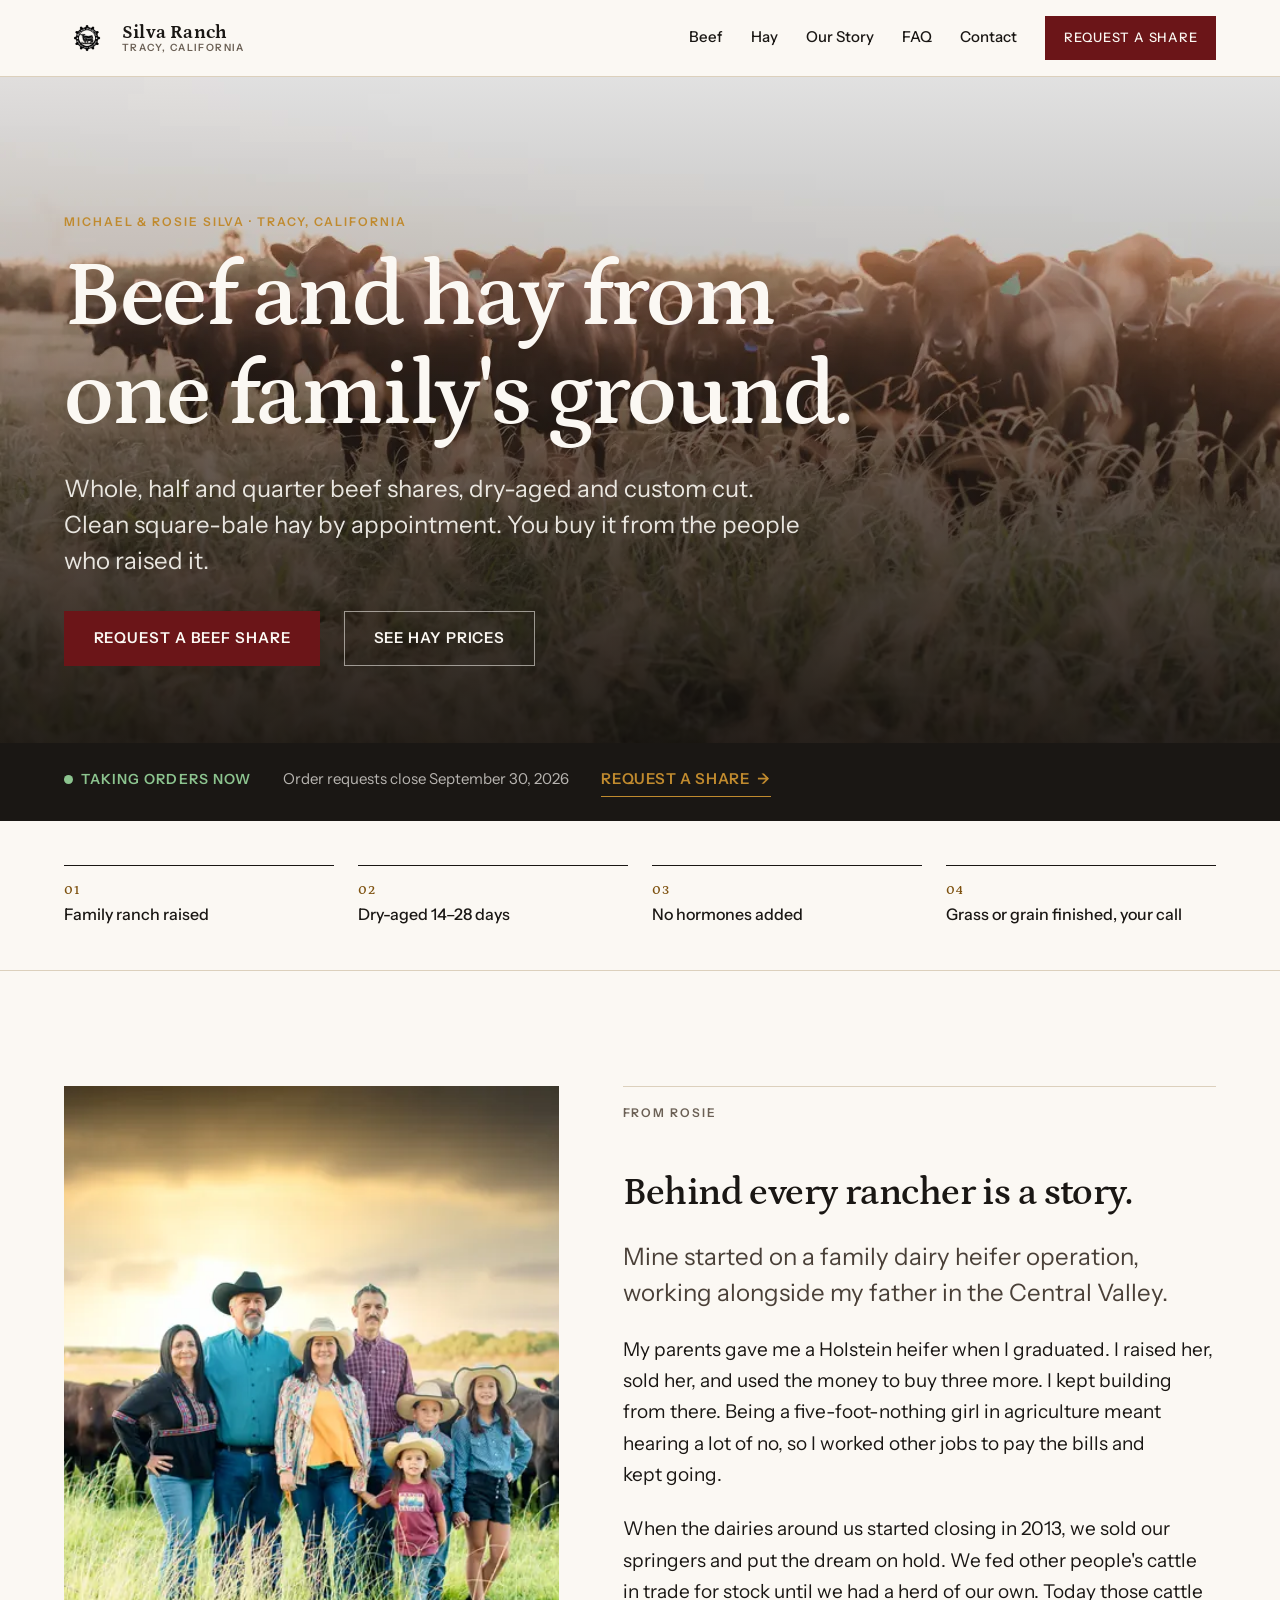
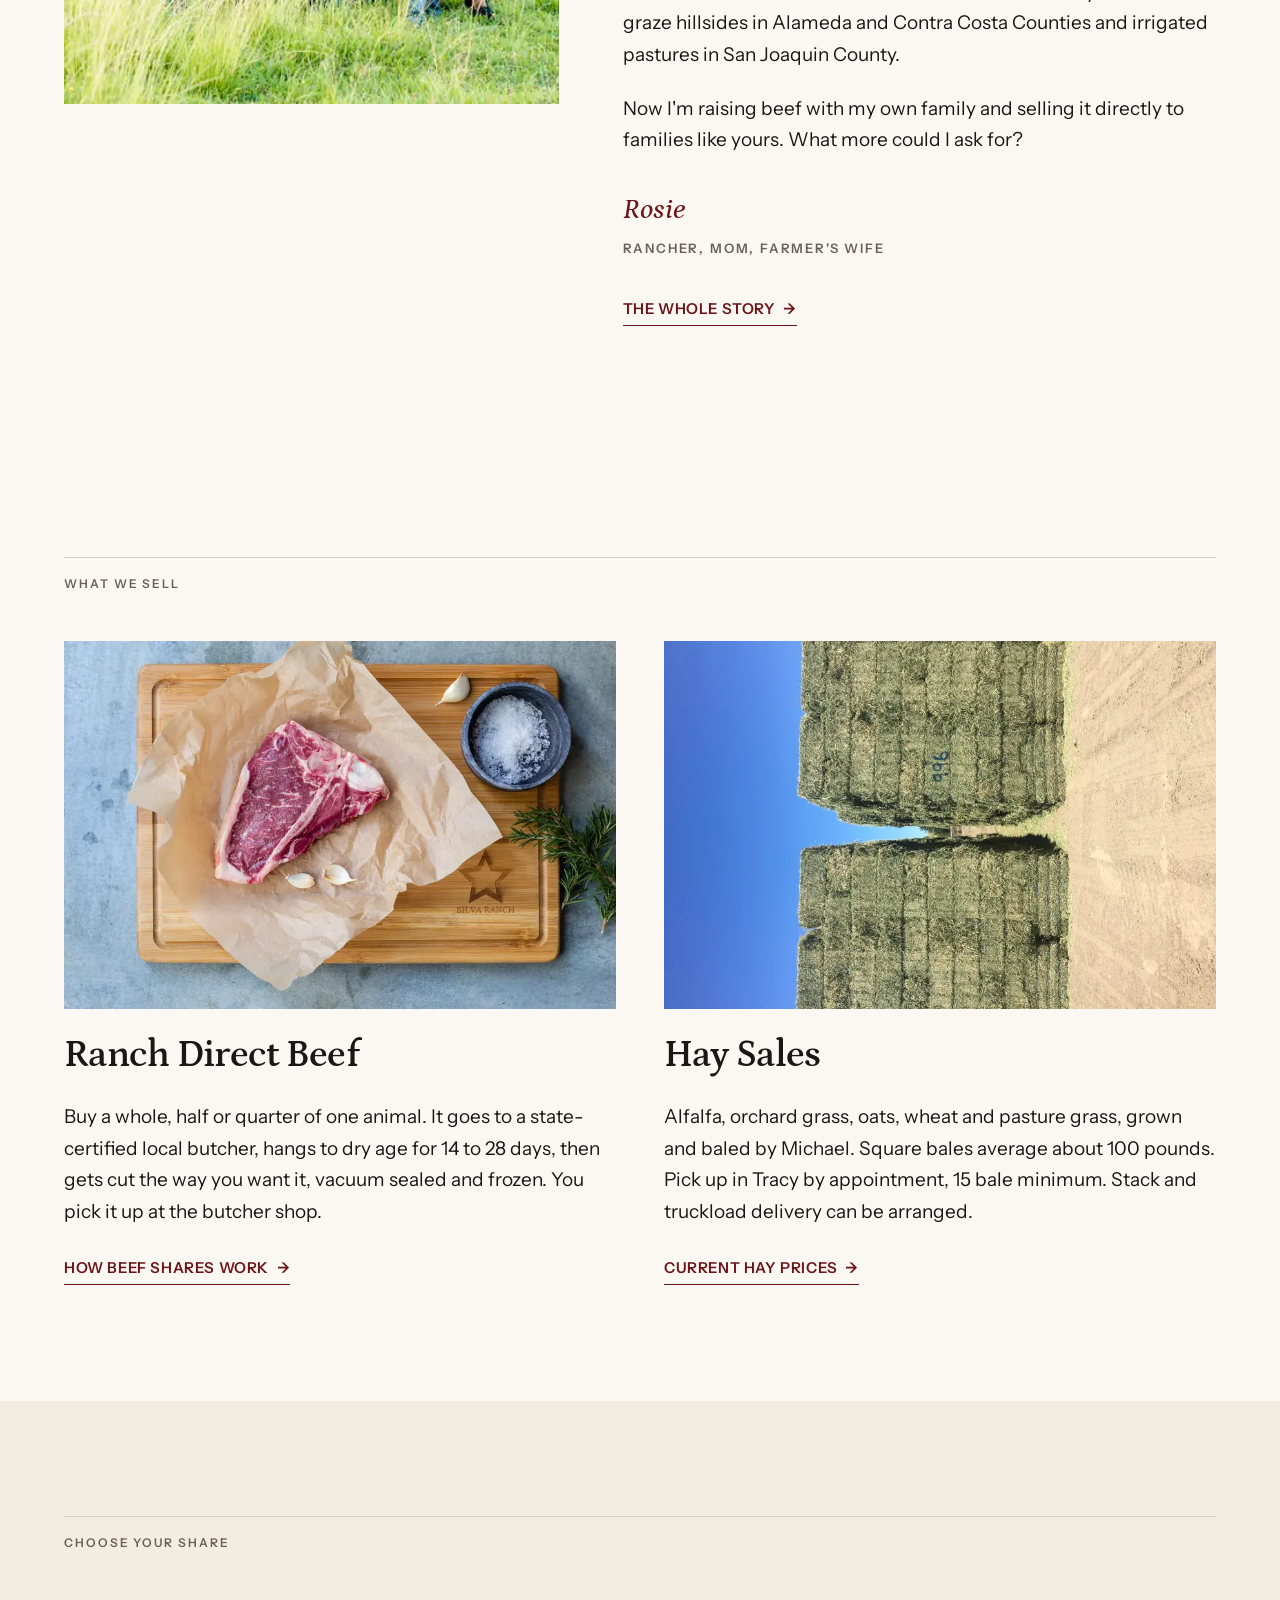
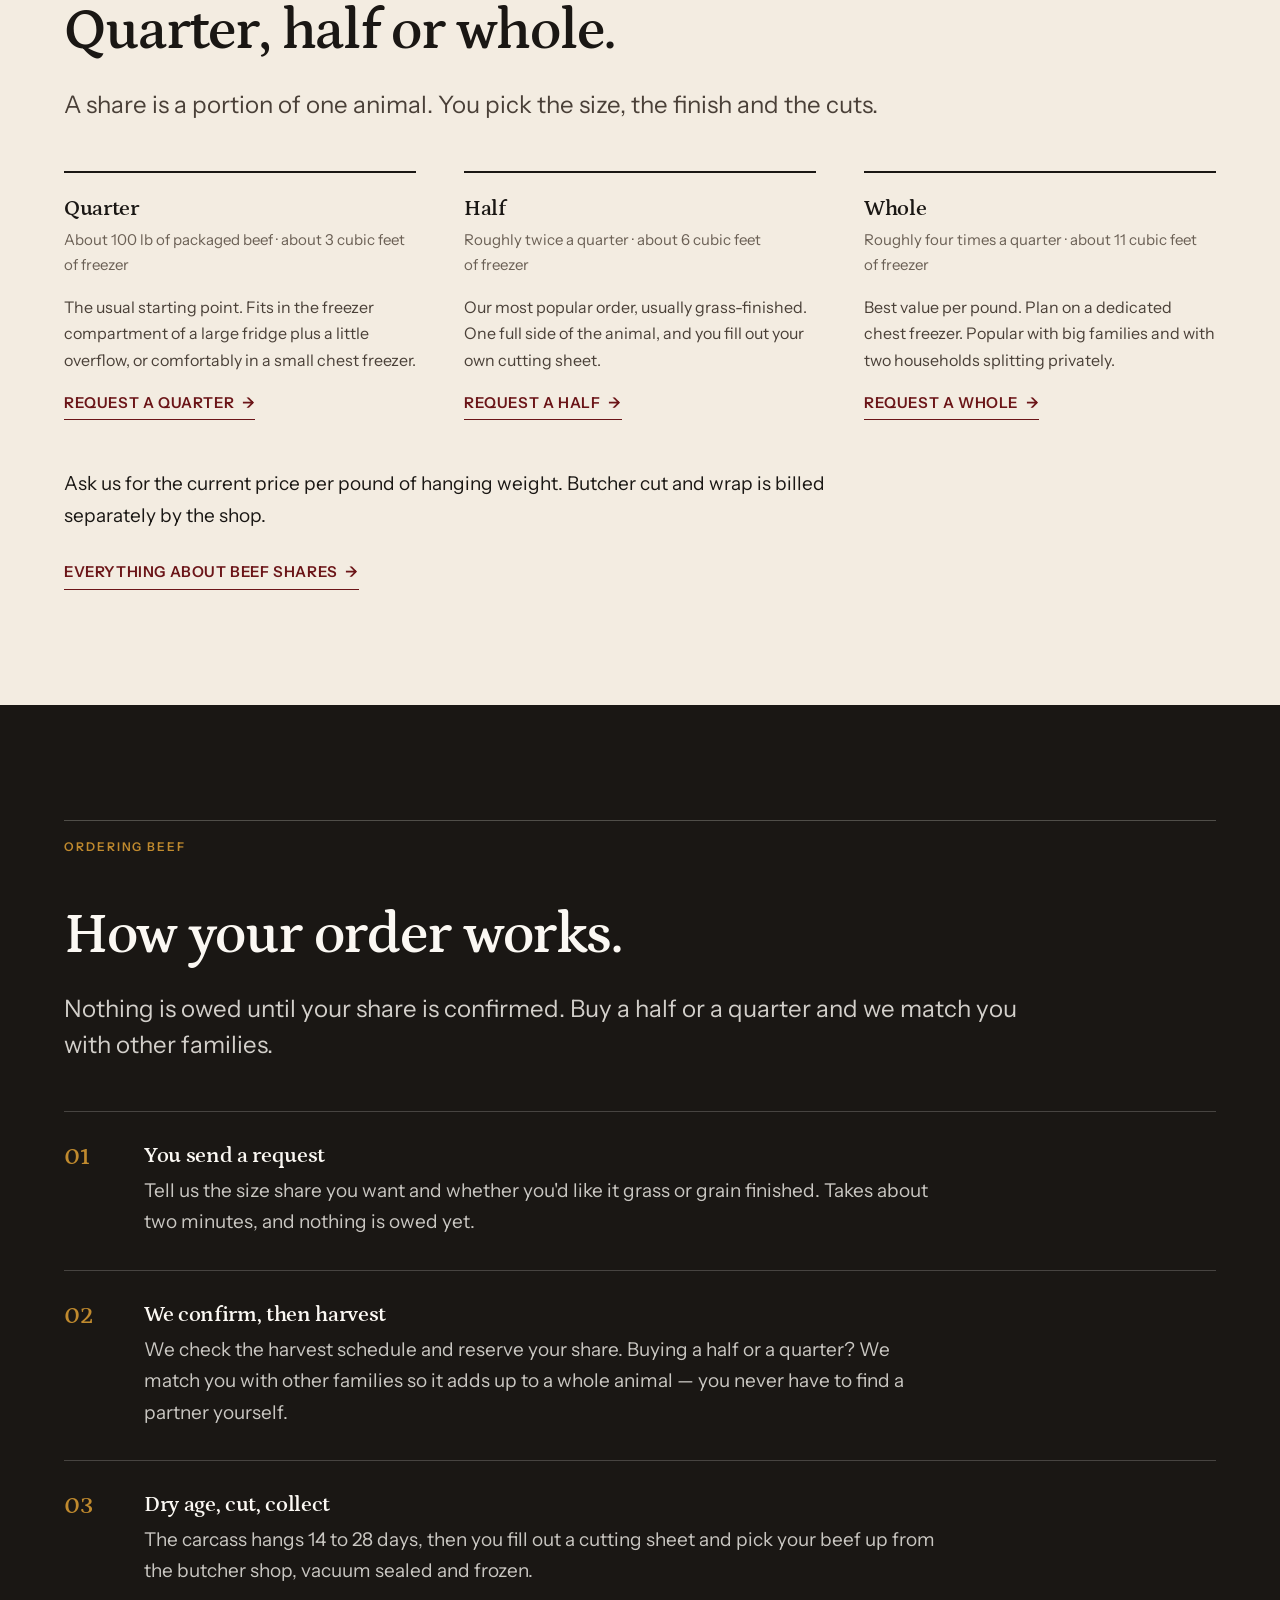
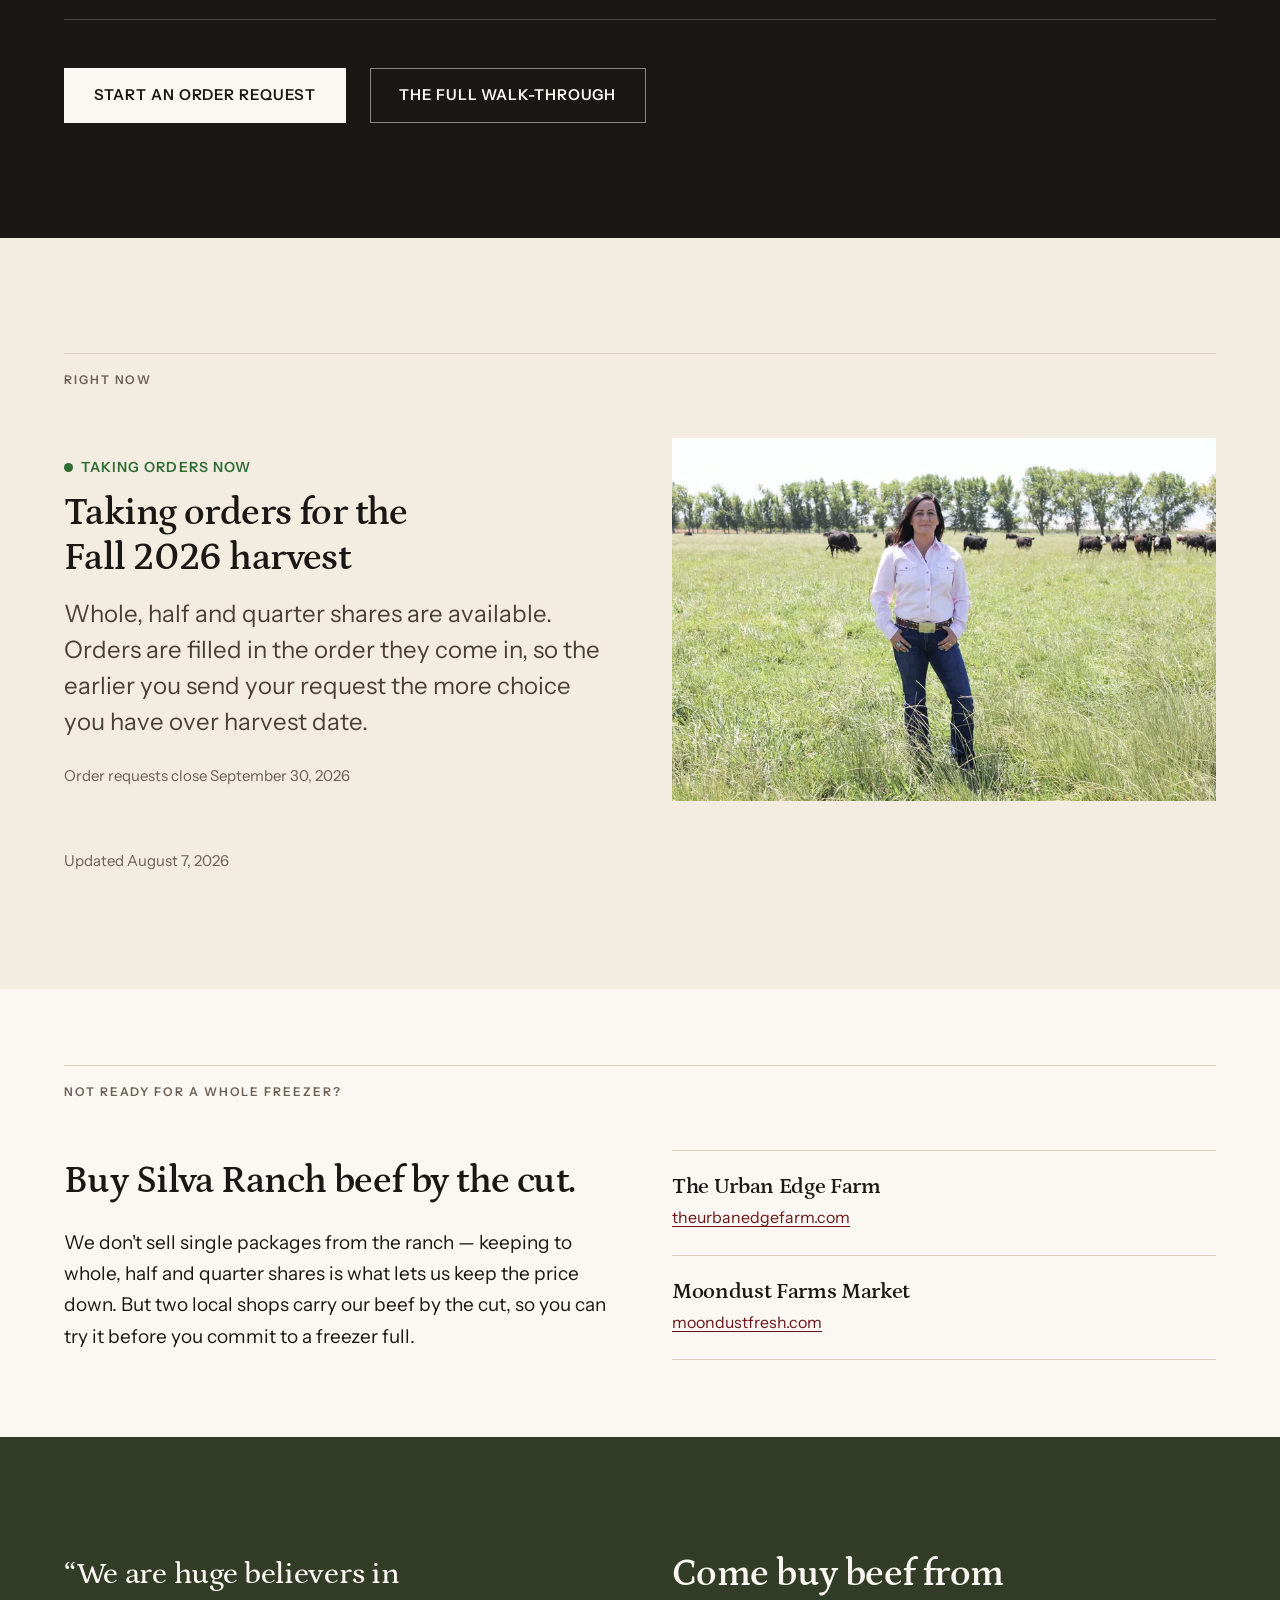
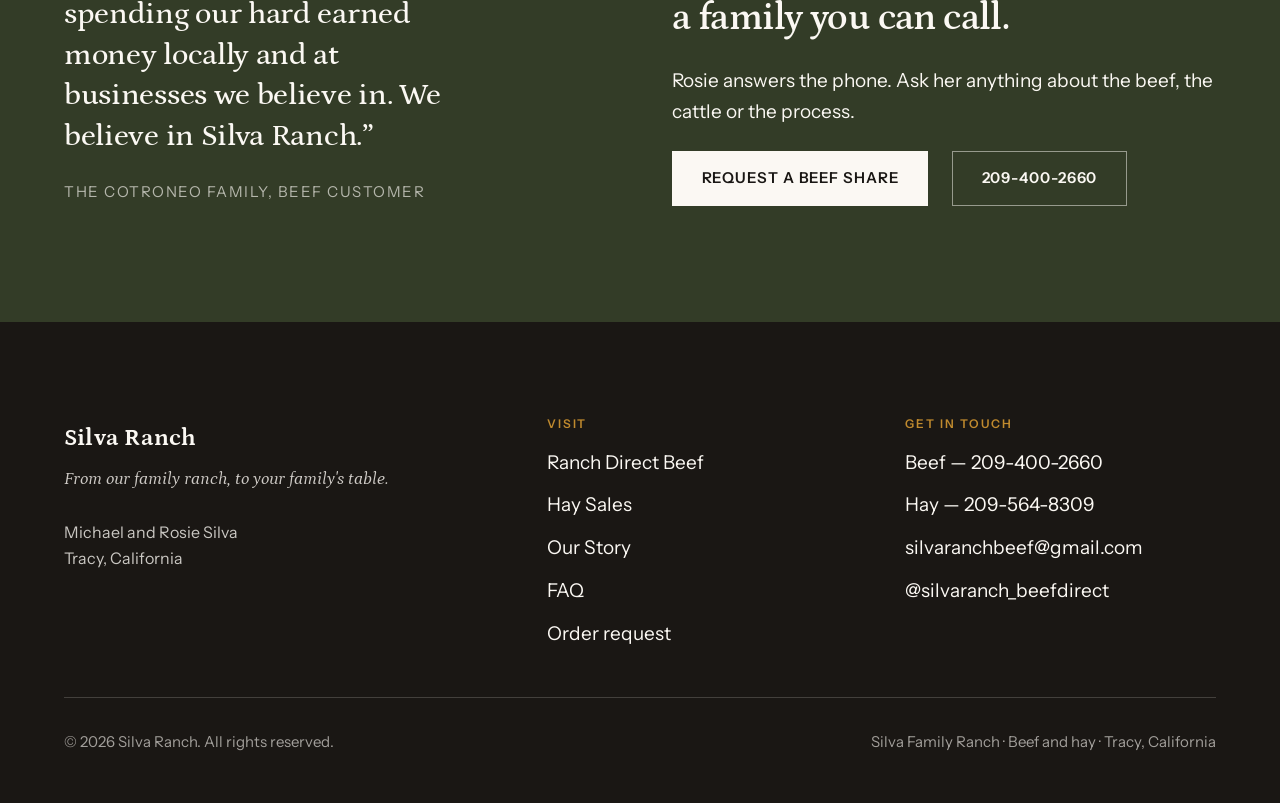
<file: index.html>
<!doctype html>
<html lang="en">
<head>
<meta charset="utf-8">
<meta name="viewport" content="width=device-width, initial-scale=1">
<title>Silva Ranch | Family-raised beef and hay in Tracy, California</title>
<meta name="description" content="Michael and Rosie Silva raise Angus beef and grow hay in Tracy, California. Whole, half and quarter beef shares, dry-aged and custom cut. Clean square-bale hay by appointment.">
<meta name="theme-color" content="#FBF8F3">
<link rel="canonical" href="https://www.silvafamilyranch.com/">
<link rel="icon" href="assets/img/favicon-180.png" type="image/png">
<link rel="apple-touch-icon" href="assets/img/favicon-180.png">
<meta property="og:site_name" content="Silva Ranch">
<meta property="og:type" content="website">
<meta property="og:url" content="https://www.silvafamilyranch.com/">
<meta property="og:title" content="Silva Ranch | Family-raised beef and hay in Tracy, California">
<meta property="og:description" content="Whole, half and quarter beef shares, dry-aged and custom cut. Straight from the family that raised it.">
<meta property="og:image" content="https://www.silvafamilyranch.com/assets/img/social-card.jpg">
<meta property="og:image:alt" content="Silva Ranch cattle grazing in tall grass at sunset">
<meta name="twitter:card" content="summary_large_image">
<link rel="preconnect" href="https://fonts.googleapis.com">
<link rel="preconnect" href="https://fonts.gstatic.com" crossorigin>
<link href="https://fonts.googleapis.com/css2?family=Instrument+Sans:wght@400..700&family=Petrona:ital,wght@0,400..700;1,400..600&display=swap" rel="stylesheet">
<link rel="stylesheet" href="css/site.css">
</head>
<body>
<a class="skip" href="#main">Skip to content</a>

<header class="site-header">
  <div class="wrap header-inner">
    <a class="brand" href="index.html">
      <img src="assets/img/logo-gear-seal-140.webp" alt="" width="46" height="37">
      <span class="brand-text">
        <span class="brand-name">Silva Ranch</span>
        <span class="brand-tag">Tracy, California</span>
      </span>
    </a>
    <button class="nav-toggle" type="button" aria-expanded="false" aria-controls="nav" aria-label="Menu"><span></span></button>
    <nav class="nav" id="nav" aria-label="Main">
      <a href="beef.html">Beef</a>
      <a href="hay.html">Hay</a>
      <a href="our-story.html">Our Story</a>
      <a href="faq.html">FAQ</a>
      <a href="contact.html">Contact</a>
      <a class="btn" href="order.html">Request a share</a>
    </nav>
  </div>
</header>
<div class="nav-scrim"></div>

<main id="main">

  <section class="hero">
    <div class="hero-media">
      <img src="assets/img/home-hero-b-1920.webp"
           srcset="assets/img/home-hero-b-480.webp 480w,
                   assets/img/home-hero-b-800.webp 800w,
                   assets/img/home-hero-b-1280.webp 1280w,
                   assets/img/home-hero-b-1920.webp 1920w,
                   assets/img/home-hero-b-2560.webp 2560w"
           sizes="100vw"
           alt="Silva Ranch cattle grazing in tall grass at sunset"
           width="1920" height="1282" fetchpriority="high">
      <video class="hero-video" width="1168" height="784"
             muted playsinline preload="none" aria-hidden="true" tabindex="-1"></video>
    </div>
    <div class="hero-copy">
      <div class="wrap reveal">
        <p class="eyebrow">Michael &amp; Rosie Silva &middot; Tracy, California</p>
        <h1 class="display-xl">Beef and hay from one family's ground.</h1>
        <p class="lede">Whole, half and quarter beef shares, dry-aged and custom cut. Clean square-bale hay by appointment. You buy it from the people who raised it.</p>
        <div class="btn-row">
          <a class="btn" href="order.html">Request a beef share</a>
          <a class="btn btn--ghost" href="hay.html">See hay prices</a>
        </div>
      </div>
    </div>
  </section>

  <div class="status-bar section--dark">
    <div class="wrap">
      <p data-beef-brief>
        <span class="status status--waitlist">Availability</span>
        <span class="fine">Call 209-400-2660 for the current harvest schedule.</span>
        <a class="link-arrow" href="order.html">Request a share</a>
      </p>
    </div>
  </div>

  <section class="section--band">
    <div class="wrap">
      <h2 class="sr-only">What you're buying</h2>
      <ul class="facts">
        <li>Family ranch raised</li>
        <li>Dry-aged 14&ndash;28 days</li>
        <li>No hormones added</li>
        <li>Grass or grain finished, your call</li>
      </ul>
    </div>
  </section>

  <section class="section">
    <div class="wrap">
      <div class="grid grid--offset">
        <figure class="media-first">
          <img class="img-tall"
               src="assets/img/family-three-gen-1280.webp"
               srcset="assets/img/family-three-gen-480.webp 480w,
                       assets/img/family-three-gen-800.webp 800w,
                       assets/img/family-three-gen-1280.webp 1280w,
                       assets/img/family-three-gen-1920.webp 1920w"
               sizes="(max-width: 900px) 100vw, 45vw"
               alt="Three generations of the Silva family standing together in a pasture with their cattle"
               width="1920" height="1282" loading="lazy">
        </figure>
        <div class="letter">
          <div class="rule-head"><p class="eyebrow">From Rosie</p></div>
          <h2 class="display-md">Behind every rancher is a story.</h2>
          <p class="lede mt-s">Mine started on a family dairy heifer operation, working alongside my father in the Central Valley.</p>
          <p>My parents gave me a Holstein heifer when I graduated. I raised her, sold her, and used the money to buy three more. I kept building from there. Being a five-foot-nothing girl in agriculture meant hearing a lot of no, so I worked other jobs to pay the bills and kept going.</p>
          <p>When the dairies around us started closing in 2013, we sold our springers and put the dream on hold. We fed other people's cattle in trade for stock until we had a herd of our own. Today those cattle graze hillsides in Alameda and Contra Costa Counties and irrigated pastures in San Joaquin County.</p>
          <p>Now I'm raising beef with my own family and selling it directly to families like yours. What more could I ask for?</p>
          <p class="signoff">Rosie<span>Rancher, mom, farmer's wife</span></p>
          <p><a class="link-arrow" href="our-story.html">The whole story</a></p>
        </div>
      </div>
    </div>
  </section>

  <section class="section">
    <div class="wrap">
      <div class="rule-head"><p class="eyebrow">What we sell</p></div>
      <div class="grid grid--2">

        <article class="stack">
          <img class="img-wide"
               src="assets/img/product-tbone-board-1280.webp"
               srcset="assets/img/product-tbone-board-480.webp 480w,
                       assets/img/product-tbone-board-800.webp 800w,
                       assets/img/product-tbone-board-1280.webp 1280w"
               sizes="(max-width: 620px) 100vw, 50vw"
               alt="A dry-aged Silva Ranch T-bone steak on a cutting board with salt and rosemary"
               width="1280" height="853" loading="lazy">
          <h2 class="display-md">Ranch Direct Beef</h2>
          <p>Buy a whole, half or quarter of one animal. It goes to a state-certified local butcher, hangs to dry age for 14 to 28 days, then gets cut the way you want it, vacuum sealed and frozen. You pick it up at the butcher shop.</p>
          <p><a class="link-arrow" href="beef.html">How beef shares work</a></p>
        </article>

        <article class="stack">
          <img class="img-wide"
               src="assets/img/hay-stacks-1280.webp"
               srcset="assets/img/hay-stacks-480.webp 480w,
                       assets/img/hay-stacks-800.webp 800w,
                       assets/img/hay-stacks-1280.webp 1280w"
               sizes="(max-width: 620px) 100vw, 50vw"
               alt="Stacked square bales of Silva Ranch alfalfa against a blue sky"
               width="1280" height="960" loading="lazy">
          <h2 class="display-md">Hay Sales</h2>
          <p>Alfalfa, orchard grass, oats, wheat and pasture grass, grown and baled by Michael. Square bales average about 100 pounds. Pick up in Tracy by appointment, 15 bale minimum. Stack and truckload delivery can be arranged.</p>
          <p><a class="link-arrow" href="hay.html">Current hay prices</a></p>
        </article>

      </div>
    </div>
  </section>

  <section class="section section--tint">
    <div class="wrap">
      <div class="rule-head"><p class="eyebrow">Choose your share</p></div>
      <h2 class="display-lg head-sm">Quarter, half or whole.</h2>
      <p class="lede measure mt-s">A share is a portion of one animal. You pick the size, the finish and the cuts.</p>

      <div class="grid grid--3 mt-l">
        <div class="slab">
          <h3>Quarter</h3>
          <p class="slab-meta">About 100 lb of packaged beef &middot; about 3 cubic feet of freezer</p>
          <p>The usual starting point. Fits in the freezer compartment of a large fridge plus a little overflow, or comfortably in a small chest freezer.</p>
          <p><a class="link-arrow" href="order.html?share=Quarter">Request a quarter</a></p>
        </div>
        <div class="slab">
          <h3>Half</h3>
          <p class="slab-meta">Roughly twice a quarter &middot; about 6 cubic feet of freezer</p>
          <p>Our most popular order, usually grass-finished. One full side of the animal, and you fill out your own cutting sheet.</p>
          <p><a class="link-arrow" href="order.html?share=Half">Request a half</a></p>
        </div>
        <div class="slab">
          <h3>Whole</h3>
          <p class="slab-meta">Roughly four times a quarter &middot; about 11 cubic feet of freezer</p>
          <p>Best value per pound. Plan on a dedicated chest freezer. Popular with big families and with two households splitting privately.</p>
          <p><a class="link-arrow" href="order.html?share=Whole">Request a whole</a></p>
        </div>
      </div>

      <p class="measure mt-l" data-beef-pricing></p>
      <p class="mt-s"><a class="link-arrow" href="beef.html">Everything about beef shares</a></p>
    </div>
  </section>

  <section class="section section--dark">
    <div class="wrap">
      <div class="rule-head"><p class="eyebrow">Ordering beef</p></div>
      <h2 class="display-lg head-sm">How your order works.</h2>
      <p class="lede measure mt-s">Nothing is owed until your share is confirmed. Buy a half or a quarter and we match you with other families.</p>
      <div class="steps">
        <div class="step">
          <div>
            <h3>You send a request</h3>
            <p>Tell us the size share you want and whether you'd like it grass or grain finished. Takes about two minutes, and nothing is owed yet.</p>
          </div>
        </div>
        <div class="step">
          <div>
            <h3>We confirm, then harvest</h3>
            <p>We check the harvest schedule and reserve your share. Buying a half or a quarter? We match you with other families so it adds up to a whole animal &mdash; you never have to find a partner yourself.</p>
          </div>
        </div>
        <div class="step">
          <div>
            <h3>Dry age, cut, collect</h3>
            <p>The carcass hangs 14 to 28 days, then you fill out a cutting sheet and pick your beef up from the butcher shop, vacuum sealed and frozen.</p>
          </div>
        </div>
      </div>
      <div class="btn-row mt-l">
        <a class="btn" href="order.html">Start an order request</a>
        <a class="btn btn--ghost" href="beef.html">The full walk-through</a>
      </div>
    </div>
  </section>

  <section class="section section--tint">
    <div class="wrap">
      <div class="rule-head"><p class="eyebrow">Right now</p></div>
      <div class="grid grid--split">
        <div class="availability" data-beef-status>
          <p class="status status--waitlist">Availability</p>
          <h2 class="display-md">Call or email for current availability</h2>
          <p class="lede">Reach Rosie at 209-400-2660 and she'll tell you exactly where the harvest schedule stands.</p>
        </div>
        <div>
          <img class="img-wide"
               src="assets/img/rosie-pasture-1280.webp"
               srcset="assets/img/rosie-pasture-480.webp 480w,
                       assets/img/rosie-pasture-800.webp 800w,
                       assets/img/rosie-pasture-1280.webp 1280w"
               sizes="(max-width: 900px) 100vw, 50vw"
               alt="Rosie Silva standing in an irrigated pasture with her herd behind her"
               width="1280" height="853" loading="lazy">
        </div>
      </div>
      <p class="fine mt-l" data-updated></p>
    </div>
  </section>

  <section class="section section--tight">
    <div class="wrap">
      <div class="rule-head"><p class="eyebrow">Not ready for a whole freezer?</p></div>
      <div class="grid grid--split">
        <div class="stack">
          <h2 class="display-md">Buy Silva Ranch beef by the cut.</h2>
          <p>We don't sell single packages from the ranch &mdash; keeping to whole, half and quarter shares is what lets us keep the price down. But two local shops carry our beef by the cut, so you can try it before you commit to a freezer full.</p>
        </div>
        <div>
          <ul class="partners">
            <li>
              <h3>The Urban Edge Farm</h3>
              <p><a href="https://www.theurbanedgefarm.com">theurbanedgefarm.com</a></p>
            </li>
            <li>
              <h3>Moondust Farms Market</h3>
              <p><a href="https://moondustfresh.com">moondustfresh.com</a></p>
            </li>
          </ul>
        </div>
      </div>
    </div>
  </section>

  <section class="section section--pasture">
    <div class="wrap">
      <div class="grid grid--split">
        <div class="quote">
          <blockquote>&ldquo;We are huge believers in spending our hard earned money locally and at businesses we believe in. We believe in Silva Ranch.&rdquo;</blockquote>
          <cite>The Cotroneo Family, beef customer</cite>
        </div>
        <div class="stack">
          <h2 class="display-md">Come buy beef from a family you can call.</h2>
          <p>Rosie answers the phone. Ask her anything about the beef, the cattle or the process.</p>
          <div class="btn-row">
            <a class="btn" href="order.html">Request a beef share</a>
            <a class="btn btn--ghost" href="tel:+12094002660">209-400-2660</a>
          </div>
        </div>
      </div>
    </div>
  </section>

</main>

<footer class="site-footer">
  <div class="wrap">
    <div class="footer-grid">
      <div class="footer-brand">
        <p class="brand-name">Silva Ranch</p>
        <p class="tagline">From our family ranch, to your family's table.</p>
        <p class="fine mt-s">Michael and Rosie Silva<br>Tracy, California</p>
      </div>
      <div>
        <h2>Visit</h2>
        <ul>
          <li><a href="beef.html">Ranch Direct Beef</a></li>
          <li><a href="hay.html">Hay Sales</a></li>
          <li><a href="our-story.html">Our Story</a></li>
          <li><a href="faq.html">FAQ</a></li>
          <li><a href="order.html">Order request</a></li>
        </ul>
      </div>
      <div>
        <h2>Get in touch</h2>
        <ul>
          <li>Beef &mdash; <a href="tel:+12094002660">209-400-2660</a></li>
          <li>Hay &mdash; <a href="tel:+12095648309">209-564-8309</a></li>
          <li><a href="mailto:silvaranchbeef@gmail.com">silvaranchbeef@gmail.com</a></li>
          <li><a href="https://www.instagram.com/silvaranch_beefdirect">@silvaranch_beefdirect</a></li>
        </ul>
      </div>
    </div>
    <div class="footer-bottom">
      <p>&copy; <span data-year>2026</span> Silva Ranch. All rights reserved.</p>
      <p>Silva Family Ranch &middot; Beef and hay &middot; Tracy, California</p>
    </div>
  </div>
</footer>

<script type="application/ld+json">
{
  "@context": "https://schema.org",
  "@type": "LocalBusiness",
  "name": "Silva Ranch",
  "alternateName": "Silva Family Ranch",
  "description": "Family-raised Angus beef and quality hay from Tracy, California. Whole, half and quarter beef shares, dry-aged and custom cut.",
  "url": "https://www.silvafamilyranch.com/",
  "image": "https://www.silvafamilyranch.com/assets/img/social-card.jpg",
  "telephone": "+1-209-400-2660",
  "email": "silvaranchbeef@gmail.com",
  "address": { "@type": "PostalAddress", "addressLocality": "Tracy", "addressRegion": "CA", "postalCode": "95304", "addressCountry": "US" },
  "founder": [ { "@type": "Person", "name": "Michael Silva" }, { "@type": "Person", "name": "Rosie Silva" } ],
  "sameAs": [ "https://www.instagram.com/silvaranch_beefdirect" ]
}
</script>

<script src="js/ranch-data.js"></script>
<script src="js/site.js"></script>
</body>
</html>
</file>
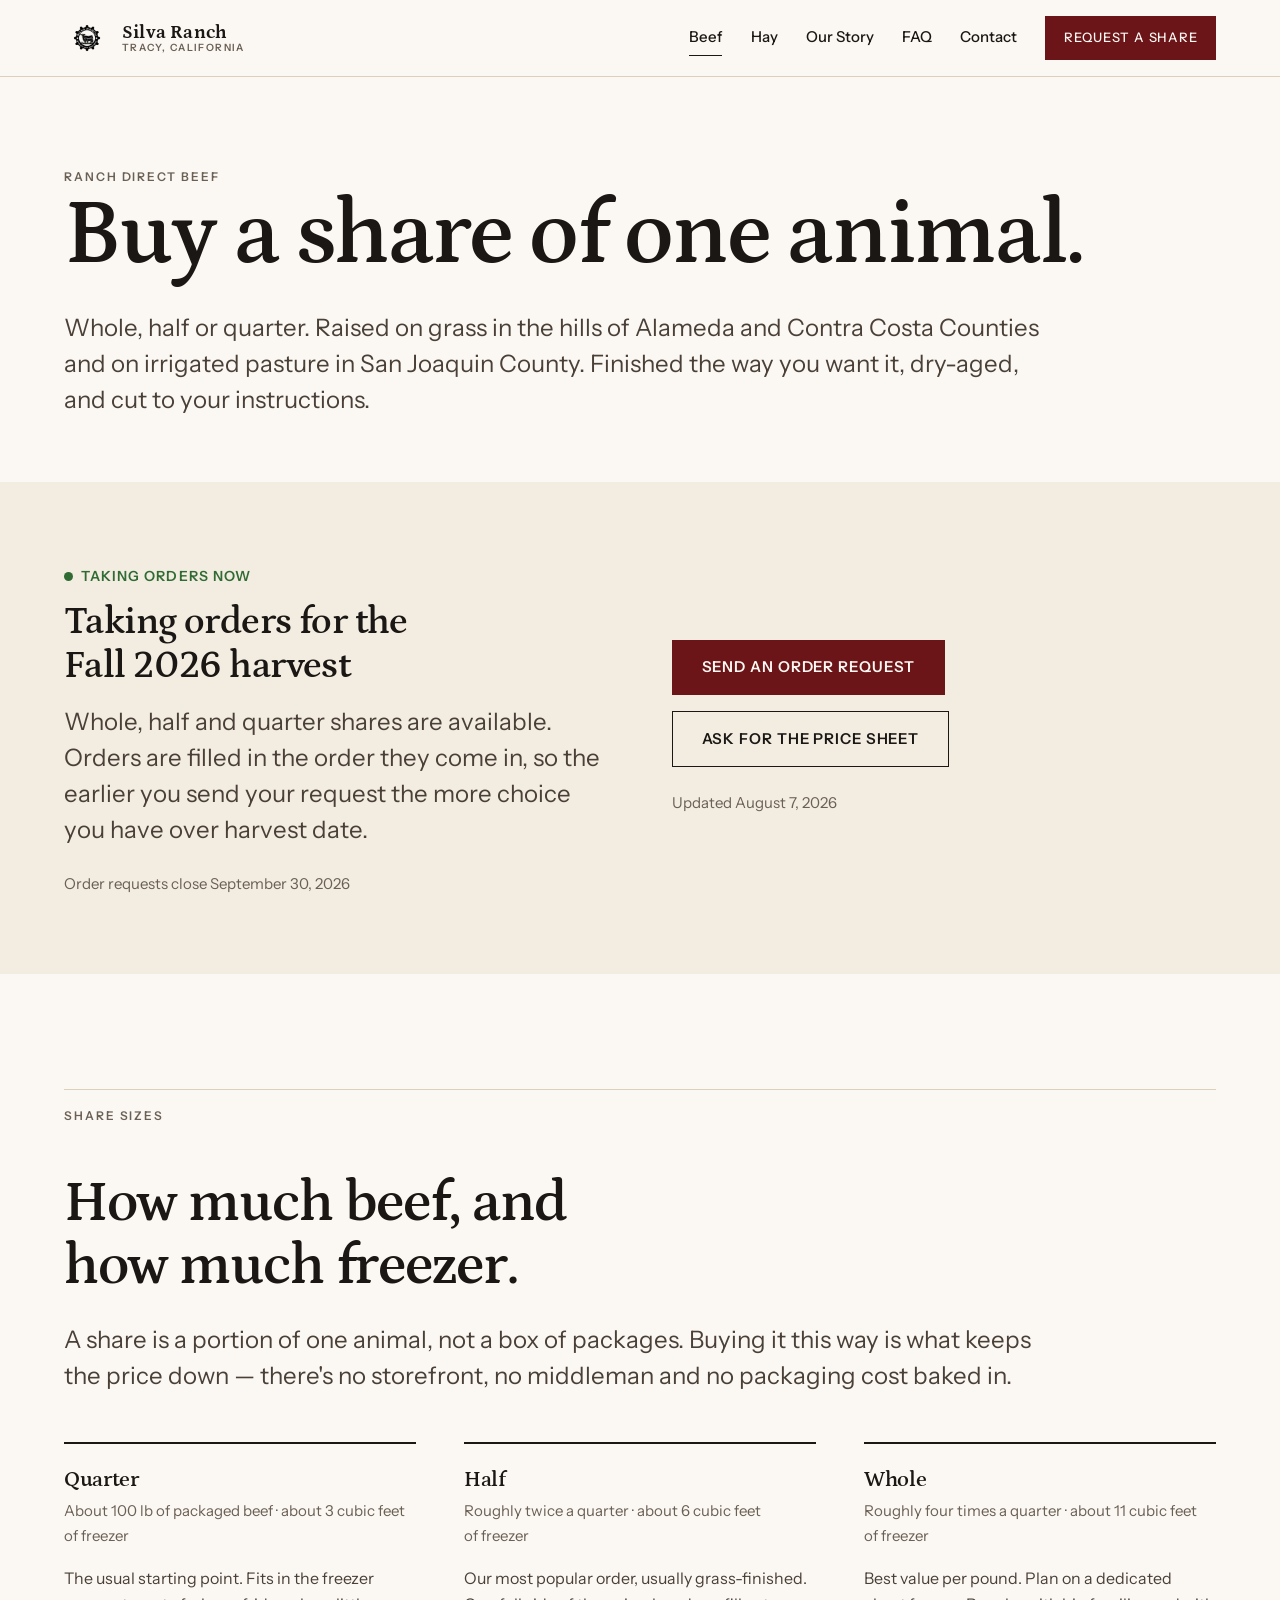
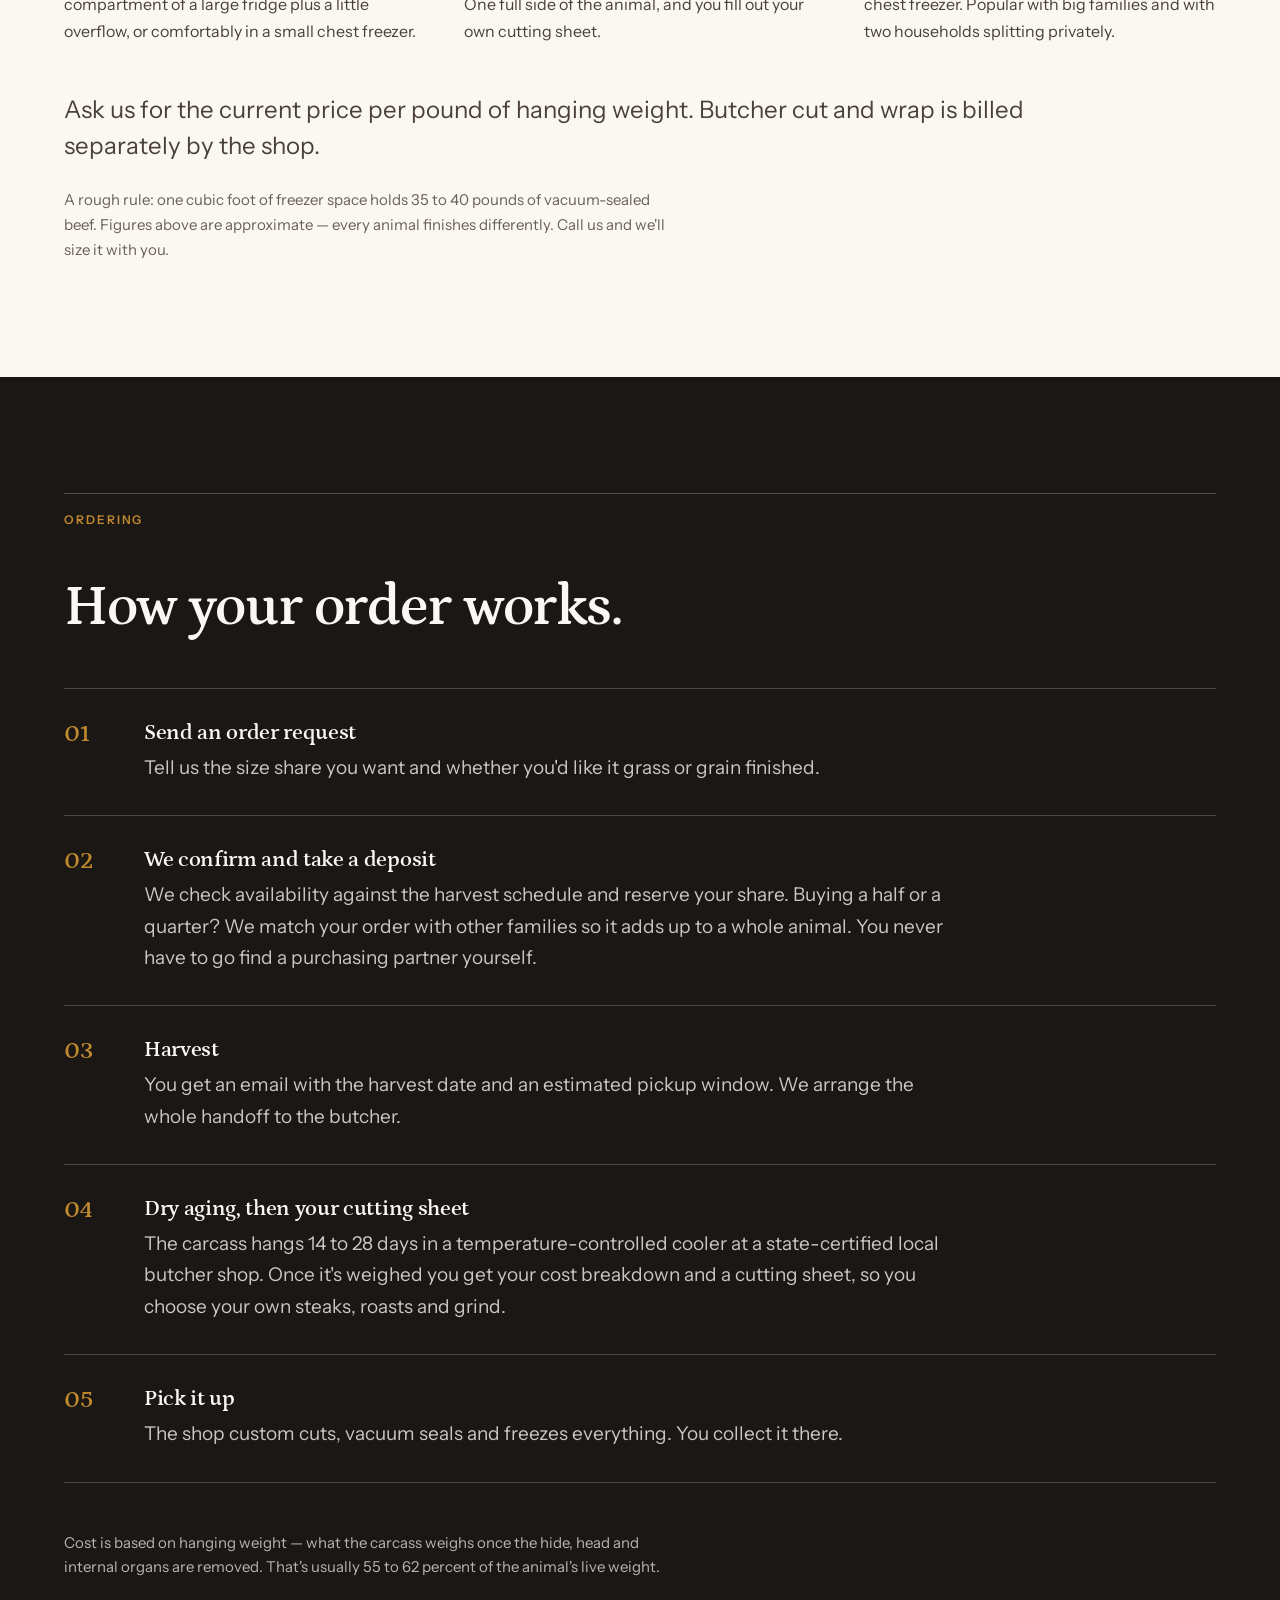
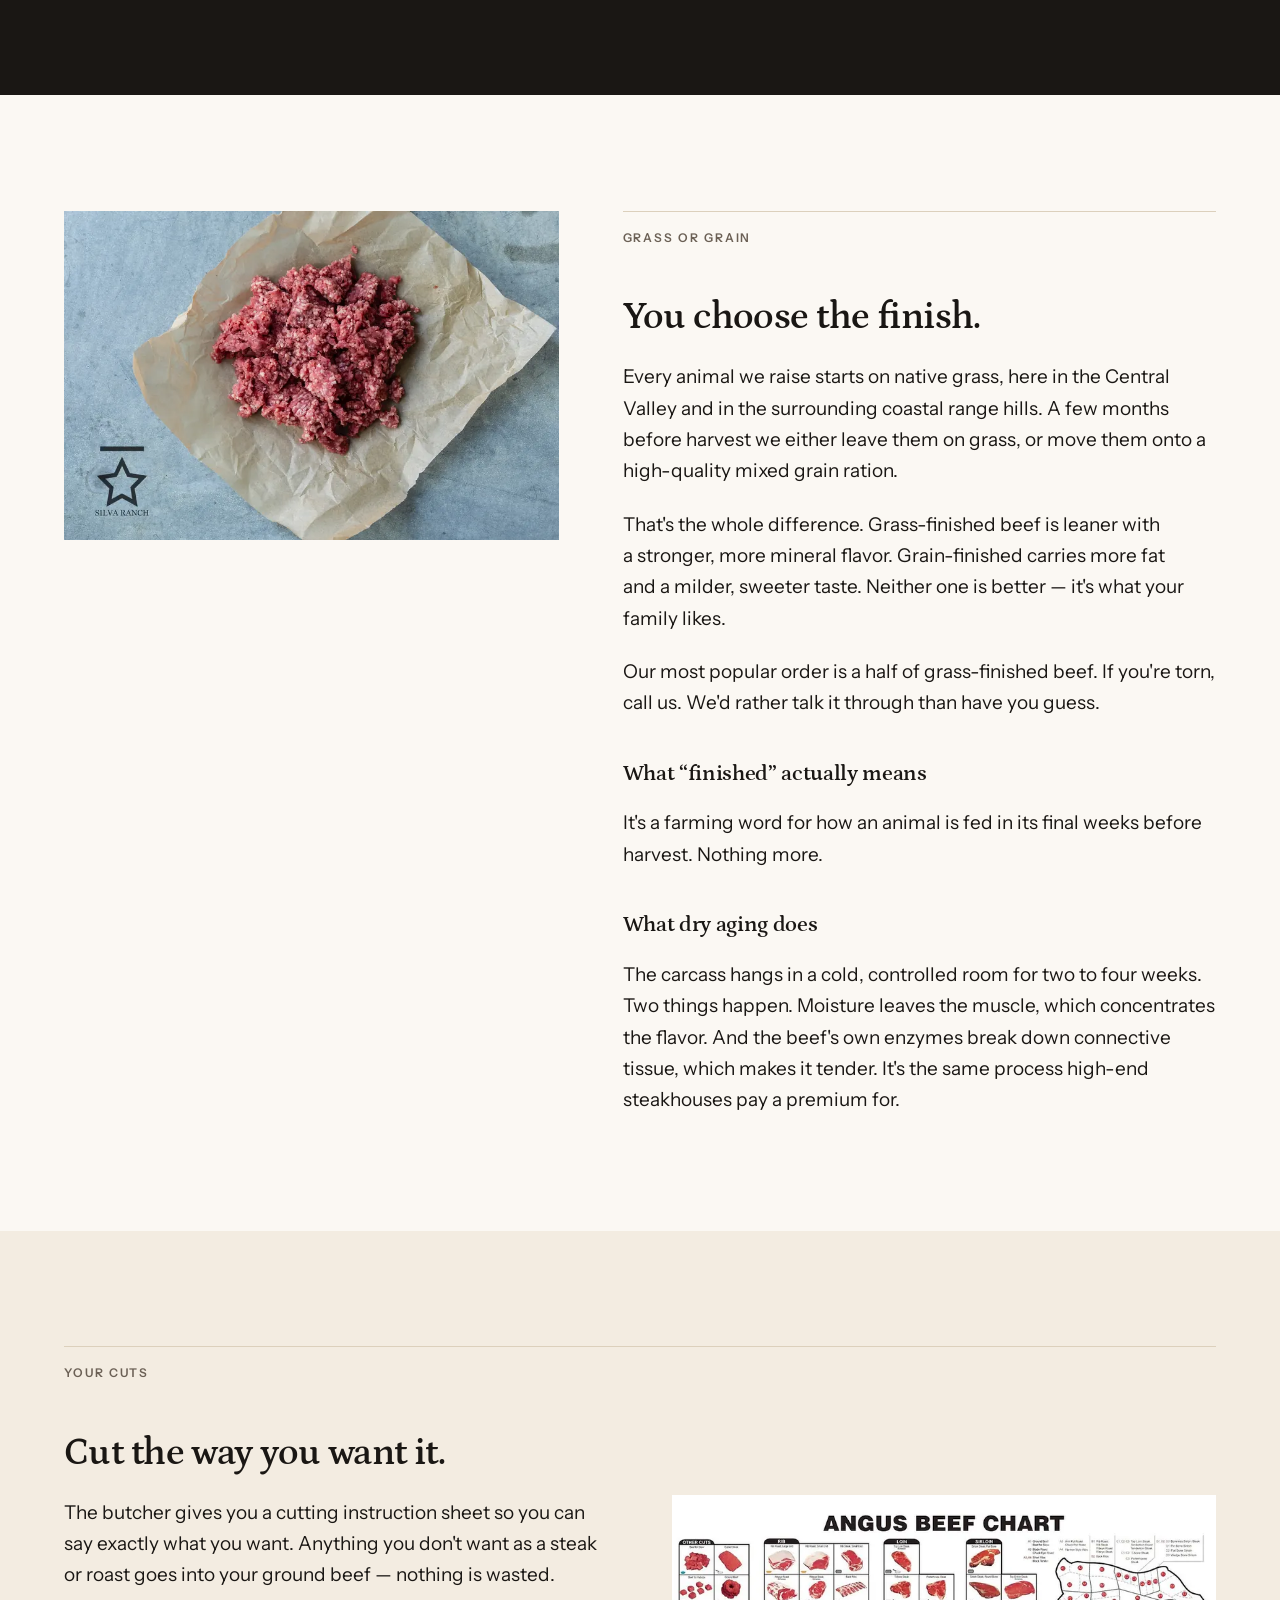
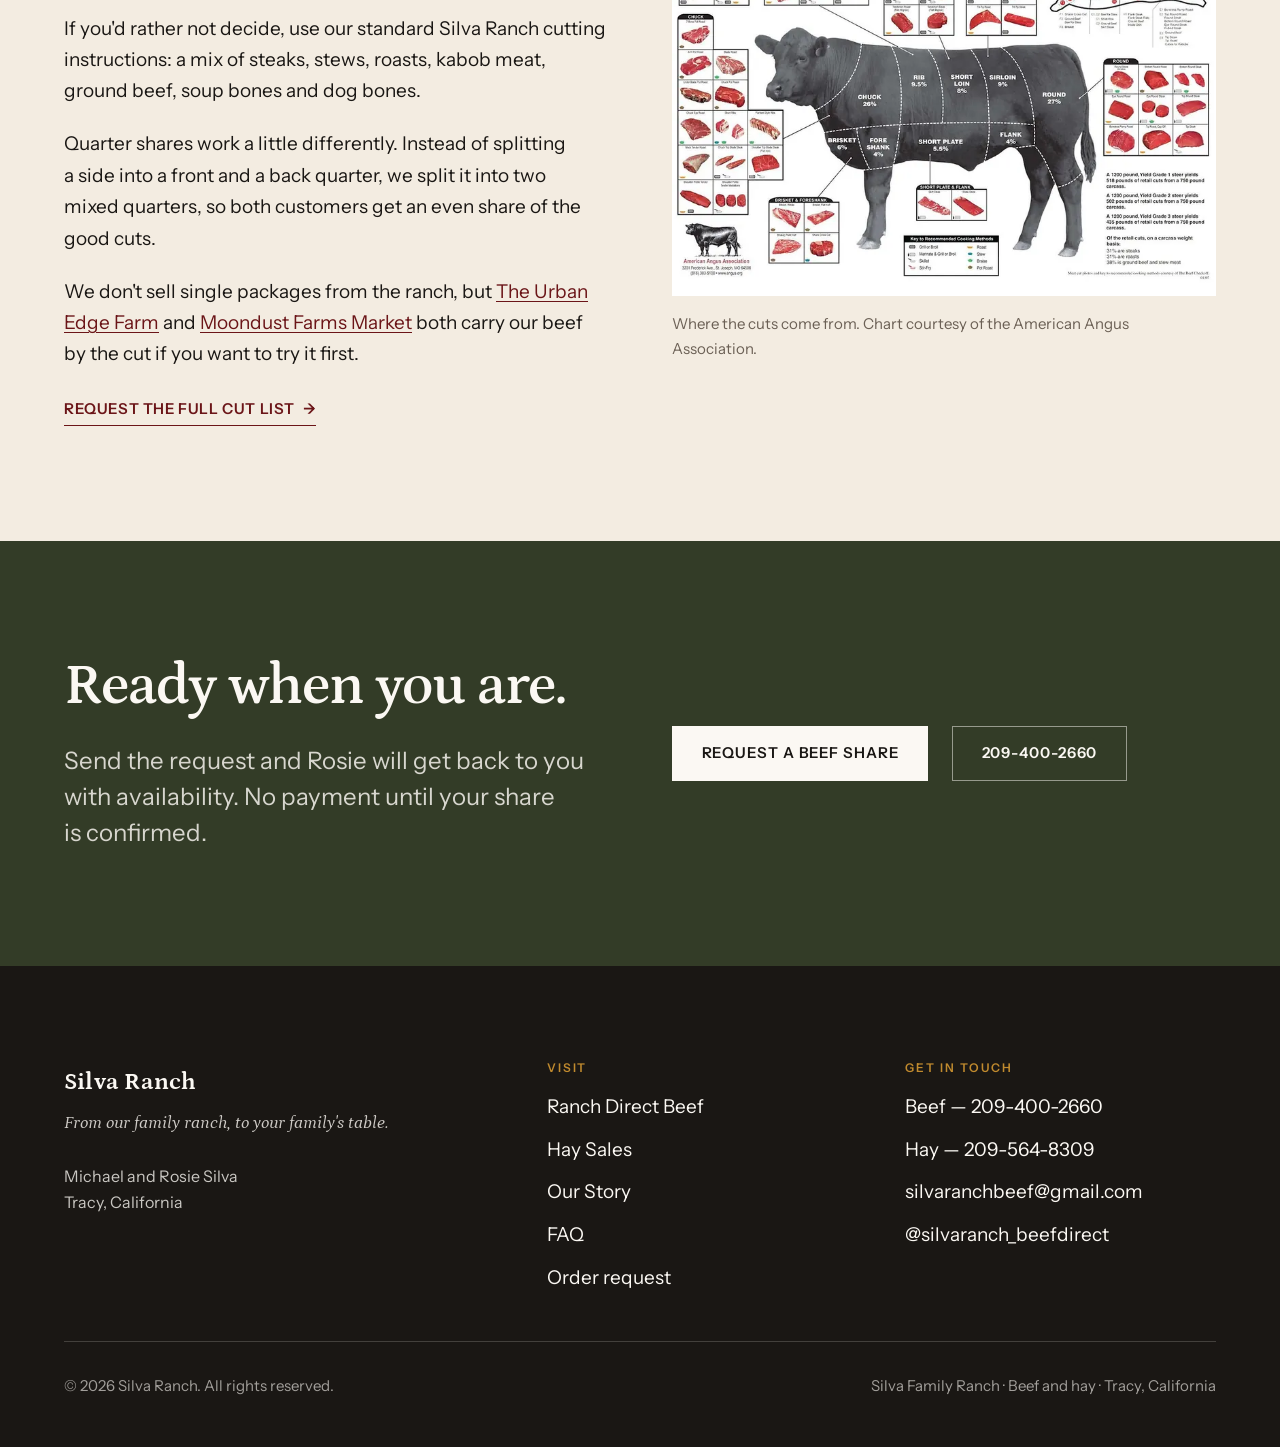
<file: beef.html>
<!doctype html>
<html lang="en">
<head>
<meta charset="utf-8">
<meta name="viewport" content="width=device-width, initial-scale=1">
<title>Ranch Direct Beef | Silva Ranch, Tracy CA</title>
<meta name="description" content="Whole, half and quarter beef shares from Silva Ranch in Tracy, California. Grass or grain finished to your preference, dry-aged 14 to 28 days and custom cut by a local butcher.">
<meta name="theme-color" content="#FBF8F3">
<link rel="canonical" href="https://www.silvafamilyranch.com/beef.html">
<link rel="icon" href="assets/img/favicon-180.png" type="image/png">
<link rel="apple-touch-icon" href="assets/img/favicon-180.png">
<meta property="og:site_name" content="Silva Ranch">
<meta property="og:type" content="website">
<meta property="og:url" content="https://www.silvafamilyranch.com/beef.html">
<meta property="og:title" content="Ranch Direct Beef | Silva Ranch, Tracy CA">
<meta property="og:description" content="Buy a whole, half or quarter of one animal. Grass or grain finished, dry-aged 14 to 28 days and cut to your instructions.">
<meta property="og:image" content="https://www.silvafamilyranch.com/assets/img/social-card.jpg">
<meta property="og:image:alt" content="Silva Ranch cattle grazing in tall grass at sunset">
<meta name="twitter:card" content="summary_large_image">
<link rel="preconnect" href="https://fonts.googleapis.com">
<link rel="preconnect" href="https://fonts.gstatic.com" crossorigin>
<link href="https://fonts.googleapis.com/css2?family=Instrument+Sans:wght@400..700&family=Petrona:ital,wght@0,400..700;1,400..600&display=swap" rel="stylesheet">
<link rel="stylesheet" href="css/site.css">
</head>
<body>
<a class="skip" href="#main">Skip to content</a>

<header class="site-header">
  <div class="wrap header-inner">
    <a class="brand" href="index.html">
      <img src="assets/img/logo-gear-seal-140.webp" alt="" width="46" height="37">
      <span class="brand-text">
        <span class="brand-name">Silva Ranch</span>
        <span class="brand-tag">Tracy, California</span>
      </span>
    </a>
    <button class="nav-toggle" type="button" aria-expanded="false" aria-controls="nav" aria-label="Menu"><span></span></button>
    <nav class="nav" id="nav" aria-label="Main">
      <a href="beef.html">Beef</a>
      <a href="hay.html">Hay</a>
      <a href="our-story.html">Our Story</a>
      <a href="faq.html">FAQ</a>
      <a href="contact.html">Contact</a>
      <a class="btn" href="order.html">Request a share</a>
    </nav>
  </div>
</header>
<div class="nav-scrim"></div>

<main id="main">

  <section class="page-head">
    <div class="wrap reveal">
      <p class="eyebrow">Ranch Direct Beef</p>
      <h1 class="display-xl">Buy a share of one animal.</h1>
      <p class="lede">Whole, half or quarter. Raised on grass in the hills of Alameda and Contra Costa Counties and on irrigated pasture in San Joaquin County. Finished the way you want it, dry-aged, and cut to your instructions.</p>
    </div>
  </section>

  <section class="section section--tint section--tight">
    <div class="wrap">
      <div class="grid grid--split">
        <div class="availability" data-beef-status>
          <p class="status status--waitlist">Availability</p>
          <h2 class="display-md">Call or email for current availability</h2>
          <p class="lede">Reach Rosie at 209-400-2660 and she'll tell you exactly where the harvest schedule stands.</p>
        </div>
        <div>
          <div class="btn-row">
            <a class="btn" href="order.html">Send an order request</a>
            <a class="btn btn--ghost" href="mailto:silvaranchbeef@gmail.com?subject=Information%20sheet%20request">Ask for the price sheet</a>
          </div>
          <p class="fine mt-s" data-updated></p>
        </div>
      </div>
    </div>
  </section>

  <section class="section">
    <div class="wrap">
      <div class="rule-head"><p class="eyebrow">Share sizes</p></div>
      <h2 class="display-lg head">How much beef, and how much freezer.</h2>
      <p class="lede measure mt-s">A share is a portion of one animal, not a box of packages. Buying it this way is what keeps the price down &mdash; there's no storefront, no middleman and no packaging cost baked in.</p>

      <div class="grid grid--3 mt-l">
        <div class="slab">
          <h3>Quarter</h3>
          <p class="slab-meta">About 100 lb of packaged beef &middot; about 3 cubic feet of freezer</p>
          <p>The usual starting point. Fits in the freezer compartment of a large fridge plus a little overflow, or comfortably in a small chest freezer.</p>
        </div>
        <div class="slab">
          <h3>Half</h3>
          <p class="slab-meta">Roughly twice a quarter &middot; about 6 cubic feet of freezer</p>
          <p>Our most popular order, usually grass-finished. One full side of the animal, and you fill out your own cutting sheet.</p>
        </div>
        <div class="slab">
          <h3>Whole</h3>
          <p class="slab-meta">Roughly four times a quarter &middot; about 11 cubic feet of freezer</p>
          <p>Best value per pound. Plan on a dedicated chest freezer. Popular with big families and with two households splitting privately.</p>
        </div>
      </div>

      <p class="lede measure mt-l" data-beef-pricing></p>
      <p class="fine measure mt-s">A rough rule: one cubic foot of freezer space holds 35 to 40 pounds of vacuum-sealed beef. Figures above are approximate &mdash; every animal finishes differently. Call us and we'll size it with you.</p>
    </div>
  </section>

  <section class="section section--dark">
    <div class="wrap">
      <div class="rule-head"><p class="eyebrow">Ordering</p></div>
      <h2 class="display-lg head-sm">How your order works.</h2>
      <div class="steps">
        <div class="step">
          <div>
            <h3>Send an order request</h3>
            <p>Tell us the size share you want and whether you'd like it grass or grain finished.</p>
          </div>
        </div>
        <div class="step">
          <div>
            <h3>We confirm and take a deposit</h3>
            <p>We check availability against the harvest schedule and reserve your share. Buying a half or a quarter? We match your order with other families so it adds up to a whole animal. You never have to go find a purchasing partner yourself.</p>
          </div>
        </div>
        <div class="step">
          <div>
            <h3>Harvest</h3>
            <p>You get an email with the harvest date and an estimated pickup window. We arrange the whole handoff to the butcher.</p>
          </div>
        </div>
        <div class="step">
          <div>
            <h3>Dry aging, then your cutting sheet</h3>
            <p>The carcass hangs 14 to 28 days in a temperature-controlled cooler at a state-certified local butcher shop. Once it's weighed you get your cost breakdown and a cutting sheet, so you choose your own steaks, roasts and grind.</p>
          </div>
        </div>
        <div class="step">
          <div>
            <h3>Pick it up</h3>
            <p>The shop custom cuts, vacuum seals and freezes everything. You collect it there.</p>
          </div>
        </div>
      </div>
      <p class="fine measure">Cost is based on hanging weight &mdash; what the carcass weighs once the hide, head and internal organs are removed. That's usually 55 to 62 percent of the animal's live weight.</p>
    </div>
  </section>

  <section class="section">
    <div class="wrap">
      <div class="grid grid--offset">
        <figure class="media-first">
          <img class="img-wide"
               src="assets/img/product-ground-beef-1280.webp"
               srcset="assets/img/product-ground-beef-480.webp 480w,
                       assets/img/product-ground-beef-800.webp 800w,
                       assets/img/product-ground-beef-1280.webp 1280w"
               sizes="(max-width: 900px) 100vw, 45vw"
               alt="Fresh Silva Ranch ground beef on butcher paper"
               width="1280" height="853" loading="lazy">
        </figure>
        <div class="prose measure">
          <div class="rule-head"><p class="eyebrow">Grass or grain</p></div>
          <h2 class="display-md">You choose the finish.</h2>
          <p>Every animal we raise starts on native grass, here in the Central Valley and in the surrounding coastal range hills. A few months before harvest we either leave them on grass, or move them onto a high-quality mixed grain ration.</p>
          <p>That's the whole difference. Grass-finished beef is leaner with a stronger, more mineral flavor. Grain-finished carries more fat and a milder, sweeter taste. Neither one is better &mdash; it's what your family likes.</p>
          <p>Our most popular order is a half of grass-finished beef. If you're torn, call us. We'd rather talk it through than have you guess.</p>
          <h3>What &ldquo;finished&rdquo; actually means</h3>
          <p>It's a farming word for how an animal is fed in its final weeks before harvest. Nothing more.</p>
          <h3>What dry aging does</h3>
          <p>The carcass hangs in a cold, controlled room for two to four weeks. Two things happen. Moisture leaves the muscle, which concentrates the flavor. And the beef's own enzymes break down connective tissue, which makes it tender. It's the same process high-end steakhouses pay a premium for.</p>
        </div>
      </div>
    </div>
  </section>

  <section class="section section--tint">
    <div class="wrap">
      <div class="rule-head"><p class="eyebrow">Your cuts</p></div>
      <div class="grid grid--split">
        <div class="prose">
          <h2 class="display-md">Cut the way you want it.</h2>
          <p>The butcher gives you a cutting instruction sheet so you can say exactly what you want. Anything you don't want as a steak or roast goes into your ground beef &mdash; nothing is wasted.</p>
          <p>If you'd rather not decide, use our standard Silva Ranch cutting instructions: a mix of steaks, stews, roasts, kabob meat, ground beef, soup bones and dog bones.</p>
          <p>Quarter shares work a little differently. Instead of splitting a side into a front and a back quarter, we split it into two mixed quarters, so both customers get an even share of the good cuts.</p>
          <p>We don't sell single packages from the ranch, but <a href="https://www.theurbanedgefarm.com">The Urban Edge Farm</a> and <a href="https://moondustfresh.com">Moondust Farms Market</a> both carry our beef by the cut if you want to try it first.</p>
          <p><a class="link-arrow" href="mailto:silvaranchbeef@gmail.com?subject=Information%20sheet%20request">Request the full cut list</a></p>
        </div>
        <figure>
          <img src="assets/img/beef-cut-chart-1038.webp"
               srcset="assets/img/beef-cut-chart-480.webp 480w,
                       assets/img/beef-cut-chart-800.webp 800w,
                       assets/img/beef-cut-chart-1038.webp 1038w"
               sizes="(max-width: 900px) 100vw, 50vw"
               alt="Diagram showing which cuts of beef come from each part of the carcass"
               width="1038" height="764" loading="lazy">
          <figcaption>Where the cuts come from. Chart courtesy of the American Angus Association.</figcaption>
        </figure>
      </div>
    </div>
  </section>

  <section class="section section--pasture">
    <div class="wrap">
      <div class="grid grid--split">
        <div>
          <h2 class="display-lg">Ready when you are.</h2>
          <p class="lede mt-s">Send the request and Rosie will get back to you with availability. No payment until your share is confirmed.</p>
        </div>
        <div class="btn-row">
          <a class="btn" href="order.html">Request a beef share</a>
          <a class="btn btn--ghost" href="tel:+12094002660">209-400-2660</a>
        </div>
      </div>
    </div>
  </section>

</main>

<footer class="site-footer">
  <div class="wrap">
    <div class="footer-grid">
      <div class="footer-brand">
        <p class="brand-name">Silva Ranch</p>
        <p class="tagline">From our family ranch, to your family's table.</p>
        <p class="fine mt-s">Michael and Rosie Silva<br>Tracy, California</p>
      </div>
      <div>
        <h2>Visit</h2>
        <ul>
          <li><a href="beef.html">Ranch Direct Beef</a></li>
          <li><a href="hay.html">Hay Sales</a></li>
          <li><a href="our-story.html">Our Story</a></li>
          <li><a href="faq.html">FAQ</a></li>
          <li><a href="order.html">Order request</a></li>
        </ul>
      </div>
      <div>
        <h2>Get in touch</h2>
        <ul>
          <li>Beef &mdash; <a href="tel:+12094002660">209-400-2660</a></li>
          <li>Hay &mdash; <a href="tel:+12095648309">209-564-8309</a></li>
          <li><a href="mailto:silvaranchbeef@gmail.com">silvaranchbeef@gmail.com</a></li>
          <li><a href="https://www.instagram.com/silvaranch_beefdirect">@silvaranch_beefdirect</a></li>
        </ul>
      </div>
    </div>
    <div class="footer-bottom">
      <p>&copy; <span data-year>2026</span> Silva Ranch. All rights reserved.</p>
      <p>Silva Family Ranch &middot; Beef and hay &middot; Tracy, California</p>
    </div>
  </div>
</footer>

<script src="js/ranch-data.js"></script>
<script src="js/site.js"></script>
</body>
</html>
</file>
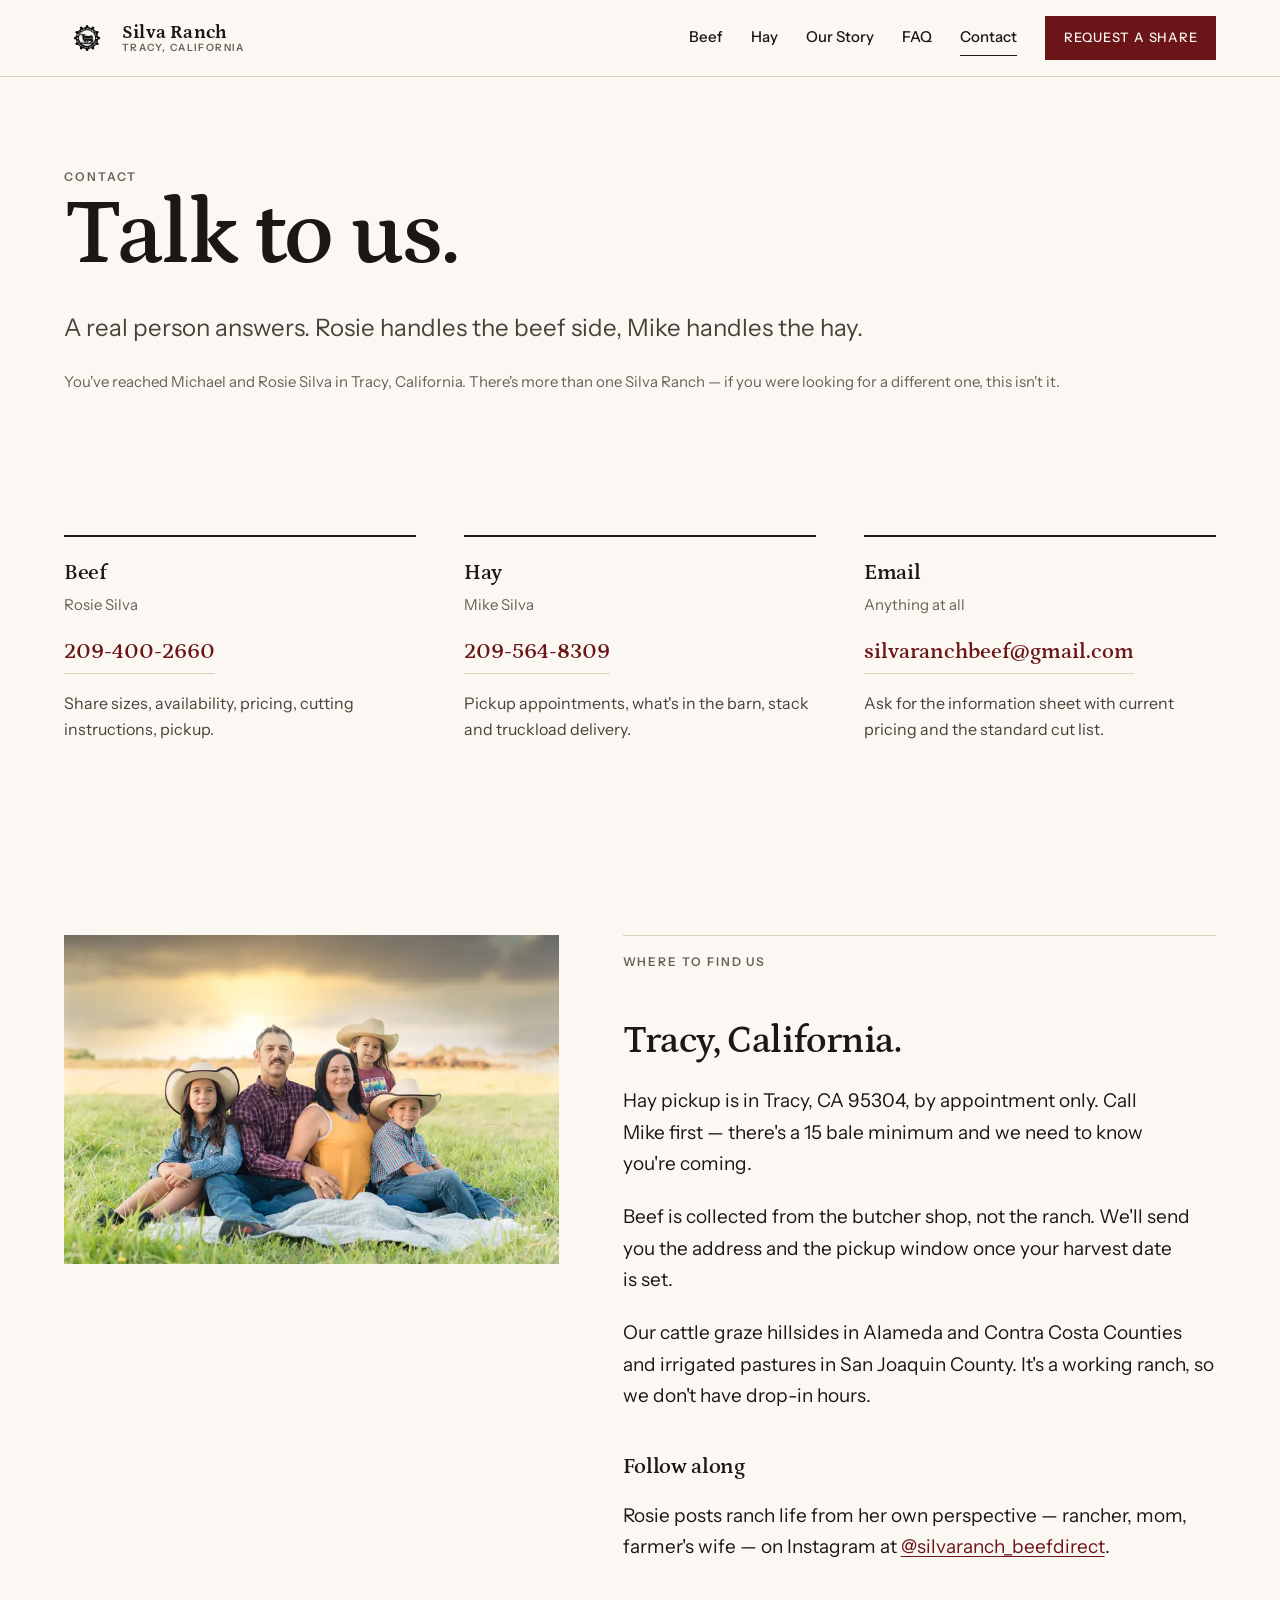
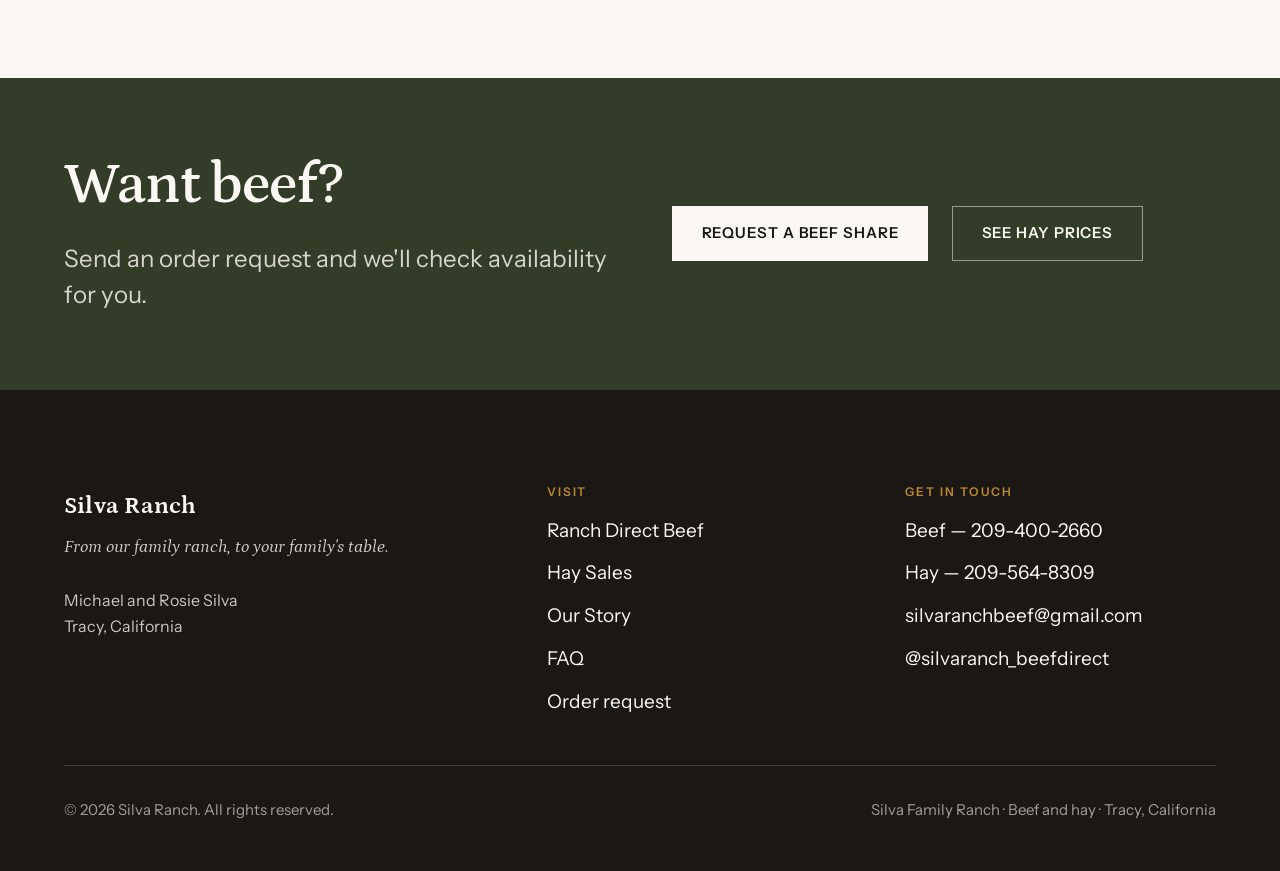
<file: contact.html>
<!doctype html>
<html lang="en">
<head>
<meta charset="utf-8">
<meta name="viewport" content="width=device-width, initial-scale=1">
<title>Contact | Silva Ranch, Tracy CA</title>
<meta name="description" content="Call, email or message Silva Ranch in Tracy, California. Beef enquiries 209-400-2660, hay pickup 209-564-8309, silvaranchbeef@gmail.com.">
<meta name="theme-color" content="#FBF8F3">
<link rel="canonical" href="https://www.silvafamilyranch.com/contact.html">
<link rel="icon" href="assets/img/favicon-180.png" type="image/png">
<link rel="apple-touch-icon" href="assets/img/favicon-180.png">
<meta property="og:site_name" content="Silva Ranch">
<meta property="og:type" content="website">
<meta property="og:url" content="https://www.silvafamilyranch.com/contact.html">
<meta property="og:title" content="Contact | Silva Ranch, Tracy CA">
<meta property="og:description" content="A real person answers. Rosie handles the beef side, Mike handles the hay.">
<meta property="og:image" content="https://www.silvafamilyranch.com/assets/img/social-card.jpg">
<meta property="og:image:alt" content="Silva Ranch cattle grazing in tall grass at sunset">
<meta name="twitter:card" content="summary_large_image">
<link rel="preconnect" href="https://fonts.googleapis.com">
<link rel="preconnect" href="https://fonts.gstatic.com" crossorigin>
<link href="https://fonts.googleapis.com/css2?family=Instrument+Sans:wght@400..700&family=Petrona:ital,wght@0,400..700;1,400..600&display=swap" rel="stylesheet">
<link rel="stylesheet" href="css/site.css">
</head>
<body>
<a class="skip" href="#main">Skip to content</a>

<header class="site-header">
  <div class="wrap header-inner">
    <a class="brand" href="index.html">
      <img src="assets/img/logo-gear-seal-140.webp" alt="" width="46" height="37">
      <span class="brand-text">
        <span class="brand-name">Silva Ranch</span>
        <span class="brand-tag">Tracy, California</span>
      </span>
    </a>
    <button class="nav-toggle" type="button" aria-expanded="false" aria-controls="nav" aria-label="Menu"><span></span></button>
    <nav class="nav" id="nav" aria-label="Main">
      <a href="beef.html">Beef</a>
      <a href="hay.html">Hay</a>
      <a href="our-story.html">Our Story</a>
      <a href="faq.html">FAQ</a>
      <a href="contact.html">Contact</a>
      <a class="btn" href="order.html">Request a share</a>
    </nav>
  </div>
</header>
<div class="nav-scrim"></div>

<main id="main">

  <section class="page-head">
    <div class="wrap reveal">
      <p class="eyebrow">Contact</p>
      <h1 class="display-xl">Talk to us.</h1>
      <p class="lede">A real person answers. Rosie handles the beef side, Mike handles the hay.</p>
      <p class="fine mt-s">You've reached Michael and Rosie Silva in Tracy, California. There's more than one Silva Ranch &mdash; if you were looking for a different one, this isn't it.</p>
    </div>
  </section>

  <section class="section section--tight">
    <div class="wrap">
      <h2 class="sr-only">How to reach us</h2>
      <div class="grid grid--3">

        <div class="slab">
          <h3>Beef</h3>
          <p class="slab-meta">Rosie Silva</p>
          <p><a class="contact-big" href="tel:+12094002660">209-400-2660</a></p>
          <p>Share sizes, availability, pricing, cutting instructions, pickup.</p>
        </div>

        <div class="slab">
          <h3>Hay</h3>
          <p class="slab-meta">Mike Silva</p>
          <p><a class="contact-big" href="tel:+12095648309">209-564-8309</a></p>
          <p>Pickup appointments, what's in the barn, stack and truckload delivery.</p>
        </div>

        <div class="slab">
          <h3>Email</h3>
          <p class="slab-meta">Anything at all</p>
          <p><a class="contact-big" href="mailto:silvaranchbeef@gmail.com">silvaranchbeef@gmail.com</a></p>
          <p>Ask for the information sheet with current pricing and the standard cut list.</p>
        </div>

      </div>
    </div>
  </section>

  <section class="section">
    <div class="wrap">
      <div class="grid grid--offset">
        <figure class="media-first">
          <img class="img-wide"
               src="assets/img/family-blanket-1280.webp"
               srcset="assets/img/family-blanket-480.webp 480w,
                       assets/img/family-blanket-800.webp 800w,
                       assets/img/family-blanket-1280.webp 1280w"
               sizes="(max-width: 900px) 100vw, 45vw"
               alt="Michael and Rosie Silva sitting on a blanket outdoors with their three children"
               width="1280" height="854" loading="lazy">
        </figure>
        <div class="prose measure">
          <div class="rule-head"><p class="eyebrow">Where to find us</p></div>
          <h2 class="display-md">Tracy, California.</h2>
          <p>Hay pickup is in Tracy, CA 95304, by appointment only. Call Mike first &mdash; there's a 15 bale minimum and we need to know you're coming.</p>
          <p>Beef is collected from the butcher shop, not the ranch. We'll send you the address and the pickup window once your harvest date is set.</p>
          <p>Our cattle graze hillsides in Alameda and Contra Costa Counties and irrigated pastures in San Joaquin County. It's a working ranch, so we don't have drop-in hours.</p>
          <h3>Follow along</h3>
          <p>Rosie posts ranch life from her own perspective &mdash; rancher, mom, farmer's wife &mdash; on Instagram at <a href="https://www.instagram.com/silvaranch_beefdirect">@silvaranch_beefdirect</a>.</p>
        </div>
      </div>
    </div>
  </section>

  <section class="section section--pasture section--tight">
    <div class="wrap">
      <div class="grid grid--split">
        <div>
          <h2 class="display-lg">Want beef?</h2>
          <p class="lede mt-s">Send an order request and we'll check availability for you.</p>
        </div>
        <div class="btn-row">
          <a class="btn" href="order.html">Request a beef share</a>
          <a class="btn btn--ghost" href="hay.html">See hay prices</a>
        </div>
      </div>
    </div>
  </section>

</main>

<footer class="site-footer">
  <div class="wrap">
    <div class="footer-grid">
      <div class="footer-brand">
        <p class="brand-name">Silva Ranch</p>
        <p class="tagline">From our family ranch, to your family's table.</p>
        <p class="fine mt-s">Michael and Rosie Silva<br>Tracy, California</p>
      </div>
      <div>
        <h2>Visit</h2>
        <ul>
          <li><a href="beef.html">Ranch Direct Beef</a></li>
          <li><a href="hay.html">Hay Sales</a></li>
          <li><a href="our-story.html">Our Story</a></li>
          <li><a href="faq.html">FAQ</a></li>
          <li><a href="order.html">Order request</a></li>
        </ul>
      </div>
      <div>
        <h2>Get in touch</h2>
        <ul>
          <li>Beef &mdash; <a href="tel:+12094002660">209-400-2660</a></li>
          <li>Hay &mdash; <a href="tel:+12095648309">209-564-8309</a></li>
          <li><a href="mailto:silvaranchbeef@gmail.com">silvaranchbeef@gmail.com</a></li>
          <li><a href="https://www.instagram.com/silvaranch_beefdirect">@silvaranch_beefdirect</a></li>
        </ul>
      </div>
    </div>
    <div class="footer-bottom">
      <p>&copy; <span data-year>2026</span> Silva Ranch. All rights reserved.</p>
      <p>Silva Family Ranch &middot; Beef and hay &middot; Tracy, California</p>
    </div>
  </div>
</footer>

<script src="js/ranch-data.js"></script>
<script src="js/site.js"></script>
</body>
</html>
</file>
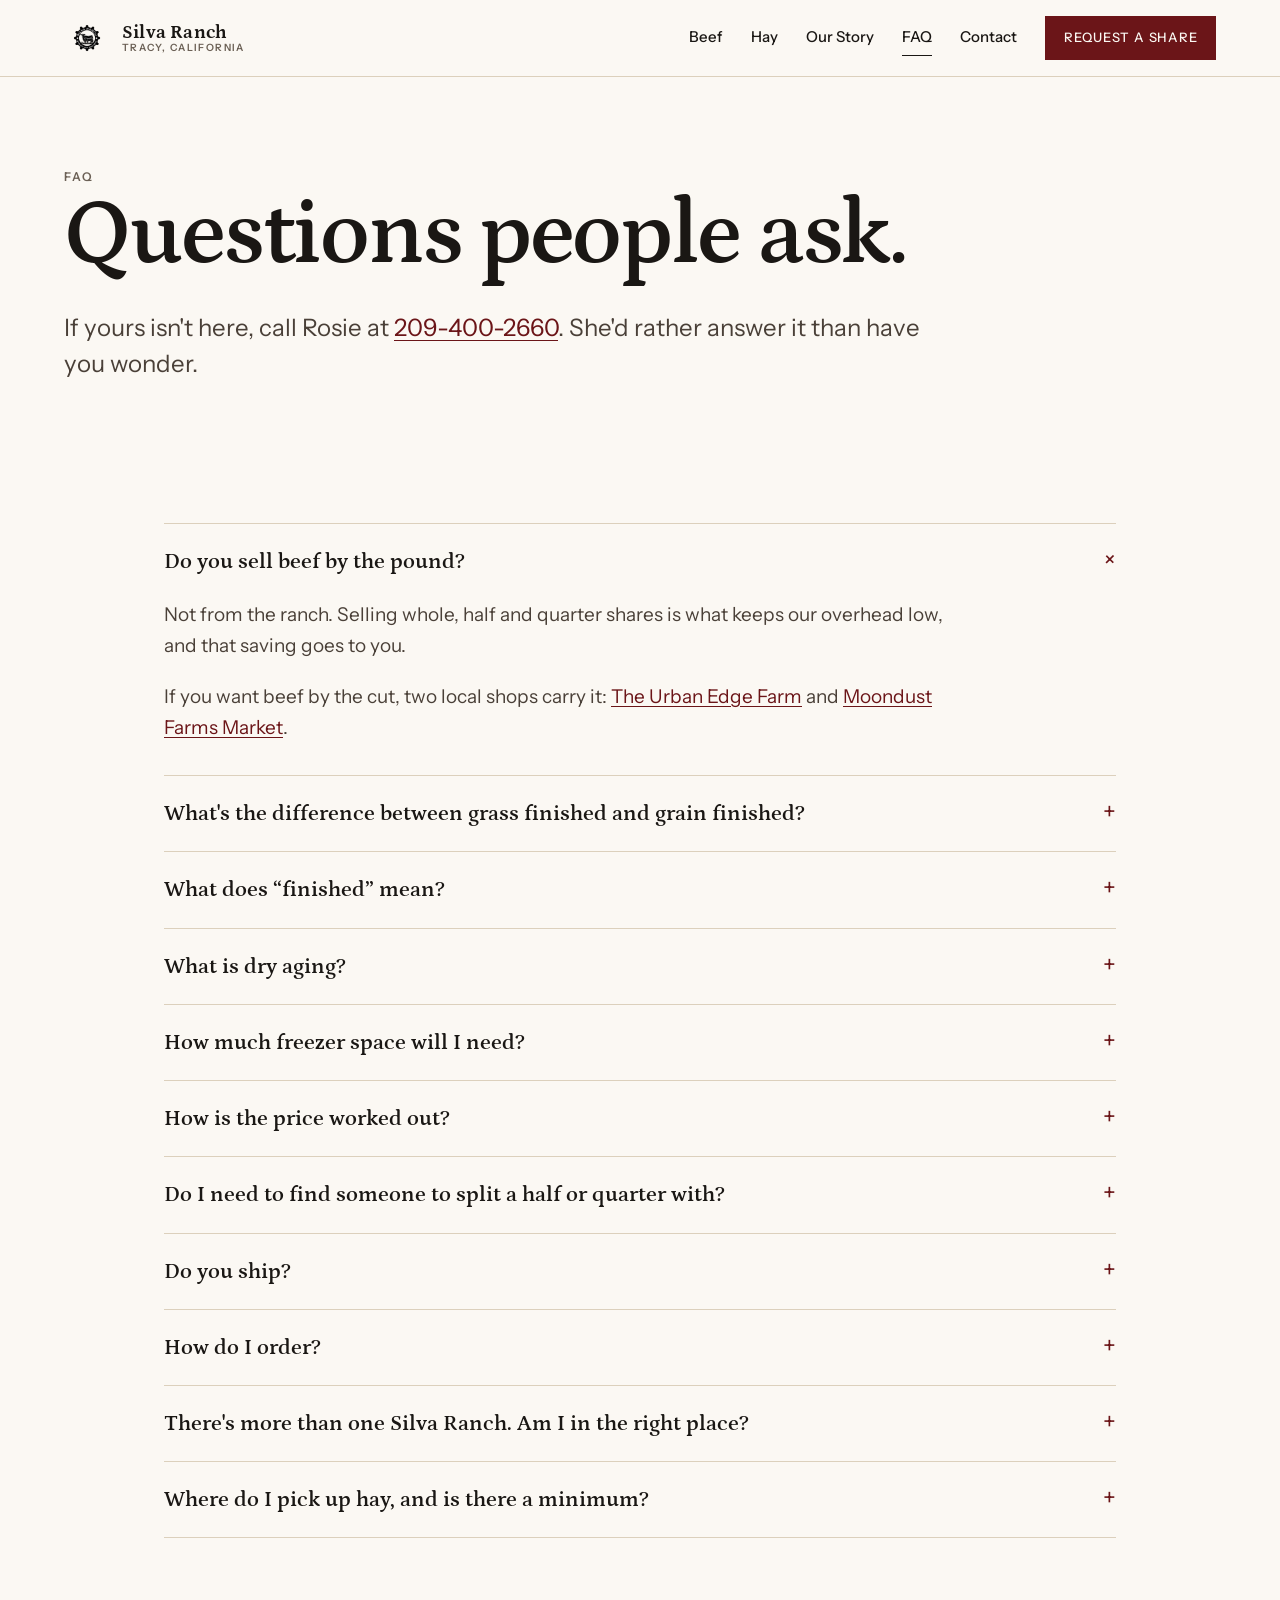
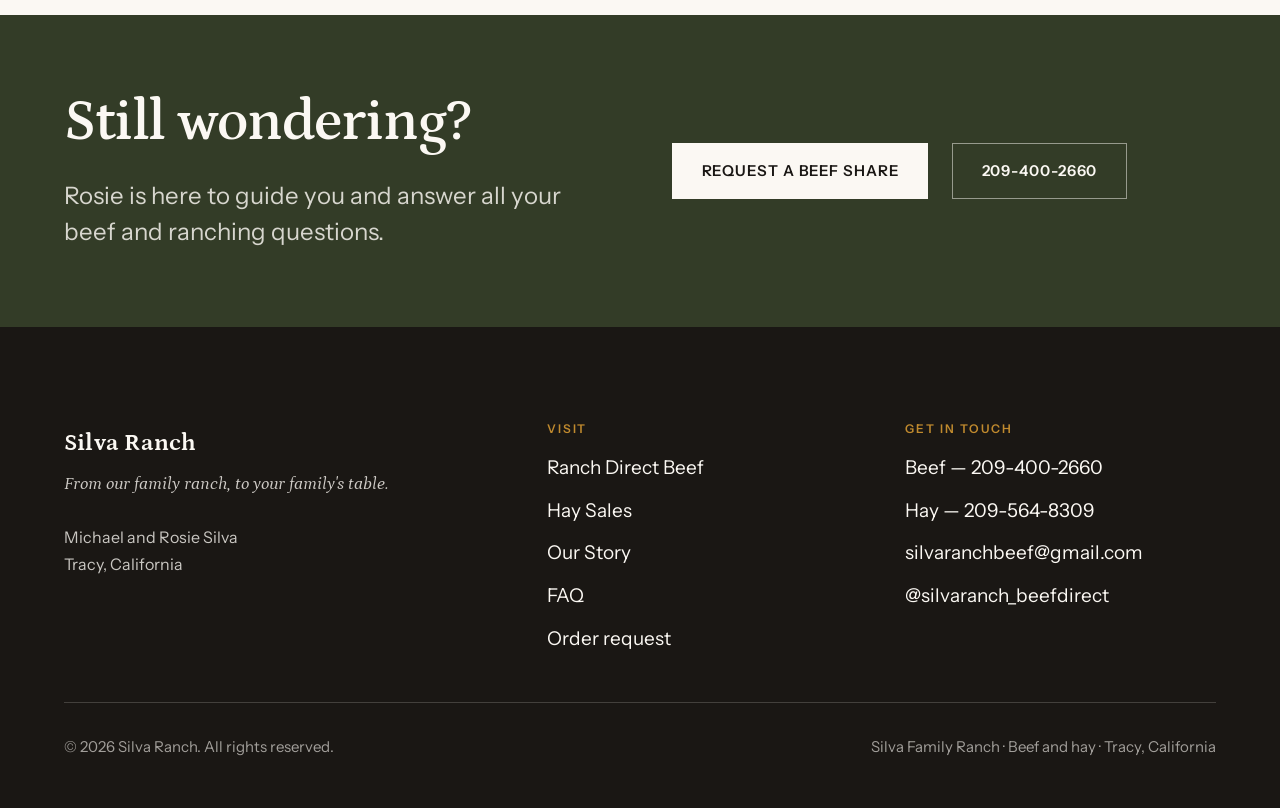
<file: faq.html>
<!doctype html>
<html lang="en">
<head>
<meta charset="utf-8">
<meta name="viewport" content="width=device-width, initial-scale=1">
<title>Questions people ask | Silva Ranch, Tracy CA</title>
<meta name="description" content="Answers about Silva Ranch beef shares: grass versus grain finished, dry aging, freezer space, pickup, pricing and buying beef by the cut in Tracy, California.">
<meta name="theme-color" content="#FBF8F3">
<link rel="canonical" href="https://www.silvafamilyranch.com/faq.html">
<link rel="icon" href="assets/img/favicon-180.png" type="image/png">
<link rel="apple-touch-icon" href="assets/img/favicon-180.png">
<meta property="og:site_name" content="Silva Ranch">
<meta property="og:type" content="website">
<meta property="og:url" content="https://www.silvafamilyranch.com/faq.html">
<meta property="og:title" content="Questions people ask | Silva Ranch, Tracy CA">
<meta property="og:description" content="Grass or grain, dry aging, freezer space, pricing and pickup — answered plainly.">
<meta property="og:image" content="https://www.silvafamilyranch.com/assets/img/social-card.jpg">
<meta property="og:image:alt" content="Silva Ranch cattle grazing in tall grass at sunset">
<meta name="twitter:card" content="summary_large_image">
<link rel="preconnect" href="https://fonts.googleapis.com">
<link rel="preconnect" href="https://fonts.gstatic.com" crossorigin>
<link href="https://fonts.googleapis.com/css2?family=Instrument+Sans:wght@400..700&family=Petrona:ital,wght@0,400..700;1,400..600&display=swap" rel="stylesheet">
<link rel="stylesheet" href="css/site.css">
</head>
<body>
<a class="skip" href="#main">Skip to content</a>

<header class="site-header">
  <div class="wrap header-inner">
    <a class="brand" href="index.html">
      <img src="assets/img/logo-gear-seal-140.webp" alt="" width="46" height="37">
      <span class="brand-text">
        <span class="brand-name">Silva Ranch</span>
        <span class="brand-tag">Tracy, California</span>
      </span>
    </a>
    <button class="nav-toggle" type="button" aria-expanded="false" aria-controls="nav" aria-label="Menu"><span></span></button>
    <nav class="nav" id="nav" aria-label="Main">
      <a href="beef.html">Beef</a>
      <a href="hay.html">Hay</a>
      <a href="our-story.html">Our Story</a>
      <a href="faq.html">FAQ</a>
      <a href="contact.html">Contact</a>
      <a class="btn" href="order.html">Request a share</a>
    </nav>
  </div>
</header>
<div class="nav-scrim"></div>

<main id="main">

  <section class="page-head">
    <div class="wrap reveal">
      <p class="eyebrow">FAQ</p>
      <h1 class="display-xl">Questions people ask.</h1>
      <p class="lede">If yours isn't here, call Rosie at <a href="tel:+12094002660">209-400-2660</a>. She'd rather answer it than have you wonder.</p>
    </div>
  </section>

  <section class="section section--tight">
    <div class="wrap wrap--narrow">
      <h2 class="sr-only">Beef and hay questions</h2>
      <div class="faq">

        <details open>
          <summary>Do you sell beef by the pound?</summary>
          <div class="answer">
            <p>Not from the ranch. Selling whole, half and quarter shares is what keeps our overhead low, and that saving goes to you.</p>
            <p>If you want beef by the cut, two local shops carry it: <a href="https://www.theurbanedgefarm.com">The Urban Edge Farm</a> and <a href="https://moondustfresh.com">Moondust Farms Market</a>.</p>
          </div>
        </details>

        <details>
          <summary>What's the difference between grass finished and grain finished?</summary>
          <div class="answer">
            <p>All our cattle are raised on native grasses, here in the Central Valley and in the coastal range hills. Several months before harvest, we either keep them grazing on grass only, or move them onto a high-quality mixed grain ration.</p>
            <p>Grass-finished is leaner with a stronger flavor. Grain-finished has more fat and a milder, sweeter taste. It comes down to what you prefer. Our most popular order is a half of grass-finished beef.</p>
            <p>If you're debating, get in touch and we'll talk it through.</p>
          </div>
        </details>

        <details>
          <summary>What does &ldquo;finished&rdquo; mean?</summary>
          <div class="answer">
            <p>It's a farming term for how an animal is fed in the final weeks before harvest. That's all it means.</p>
          </div>
        </details>

        <details>
          <summary>What is dry aging?</summary>
          <div class="answer">
            <p>The cleaned carcass hangs in a temperature-controlled cooler at the butcher shop for 14 to 28 days before it's cut and wrapped.</p>
            <p>Two things happen while it hangs. Moisture evaporates from the muscle, which concentrates the beef flavor. And the beef's own enzymes break down connective tissue, which makes it more tender.</p>
            <p>It's the same process behind the beef you'd pay a premium for at a high-end steakhouse.</p>
          </div>
        </details>

        <details>
          <summary>How much freezer space will I need?</summary>
          <div class="answer">
            <p>One cubic foot of freezer space holds roughly 35 to 40 pounds of vacuum-sealed beef.</p>
            <p>An average quarter order of about 100 pounds of grass-finished beef needs around 3 cubic feet. Scale up from there for a half or a whole.</p>
          </div>
        </details>

        <details>
          <summary>How is the price worked out?</summary>
          <div class="answer">
            <p>Cost is based on hanging weight &mdash; what the carcass weighs after the hide, head and internal organs are removed. That's usually 55 to 62 percent of the animal's live weight.</p>
            <p>Pricing moves with the market, so we don't publish a fixed number. <a href="mailto:silvaranchbeef@gmail.com?subject=Information%20sheet%20request">Email us for the current information sheet</a> and we'll send you pricing and the standard cut list.</p>
          </div>
        </details>

        <details>
          <summary>Do I need to find someone to split a half or quarter with?</summary>
          <div class="answer">
            <p>No. We match up share orders ourselves so they add up to a whole animal. You just tell us what size you want.</p>
          </div>
        </details>

        <details>
          <summary>Do you ship?</summary>
          <div class="answer">
            <p>Not at this time. We do have out-of-area customers who pick up their beef while visiting. Plenty of people have driven a long way home with Silva Ranch beef packed in coolers with dry ice.</p>
          </div>
        </details>

        <details>
          <summary>How do I order?</summary>
          <div class="answer">
            <p>Send us an <a href="order.html">order request</a>. Once we confirm availability we'll ask for a deposit to reserve your share.</p>
          </div>
        </details>

        <details>
          <summary>There's more than one Silva Ranch. Am I in the right place?</summary>
          <div class="answer">
            <p>If you're looking for Michael and Rosie Silva in Tracy, California, yes. There are other Silva ranches and farms around the Central Valley, and it's easy to mix us up.</p>
            <p>Our cattle graze in Alameda, Contra Costa and San Joaquin Counties, and our hay is grown in Tracy. Beef orders go through Rosie at <a href="tel:+12094002660">209-400-2660</a> or <a href="mailto:silvaranchbeef@gmail.com">silvaranchbeef@gmail.com</a>.</p>
          </div>
        </details>

        <details>
          <summary>Where do I pick up hay, and is there a minimum?</summary>
          <div class="answer">
            <p>Hay pickup is in Tracy, CA 95304, by appointment only, with a strict 15 bale minimum. Square bales average about 100 pounds.</p>
            <p>Call Mike at <a href="tel:+12095648309">209-564-8309</a> to schedule. See the <a href="hay.html">current hay list</a> first.</p>
          </div>
        </details>

      </div>
    </div>
  </section>

  <section class="section section--pasture section--tight">
    <div class="wrap">
      <div class="grid grid--split">
        <div>
          <h2 class="display-lg">Still wondering?</h2>
          <p class="lede mt-s">Rosie is here to guide you and answer all your beef and ranching questions.</p>
        </div>
        <div class="btn-row">
          <a class="btn" href="order.html">Request a beef share</a>
          <a class="btn btn--ghost" href="tel:+12094002660">209-400-2660</a>
        </div>
      </div>
    </div>
  </section>

</main>

<footer class="site-footer">
  <div class="wrap">
    <div class="footer-grid">
      <div class="footer-brand">
        <p class="brand-name">Silva Ranch</p>
        <p class="tagline">From our family ranch, to your family's table.</p>
        <p class="fine mt-s">Michael and Rosie Silva<br>Tracy, California</p>
      </div>
      <div>
        <h2>Visit</h2>
        <ul>
          <li><a href="beef.html">Ranch Direct Beef</a></li>
          <li><a href="hay.html">Hay Sales</a></li>
          <li><a href="our-story.html">Our Story</a></li>
          <li><a href="faq.html">FAQ</a></li>
          <li><a href="order.html">Order request</a></li>
        </ul>
      </div>
      <div>
        <h2>Get in touch</h2>
        <ul>
          <li>Beef &mdash; <a href="tel:+12094002660">209-400-2660</a></li>
          <li>Hay &mdash; <a href="tel:+12095648309">209-564-8309</a></li>
          <li><a href="mailto:silvaranchbeef@gmail.com">silvaranchbeef@gmail.com</a></li>
          <li><a href="https://www.instagram.com/silvaranch_beefdirect">@silvaranch_beefdirect</a></li>
        </ul>
      </div>
    </div>
    <div class="footer-bottom">
      <p>&copy; <span data-year>2026</span> Silva Ranch. All rights reserved.</p>
      <p>Silva Family Ranch &middot; Beef and hay &middot; Tracy, California</p>
    </div>
  </div>
</footer>

<script type="application/ld+json">
{
  "@context": "https://schema.org",
  "@type": "FAQPage",
  "mainEntity": [
    {
      "@type": "Question",
      "name": "Do you sell beef by the pound?",
      "acceptedAnswer": { "@type": "Answer", "text": "Not from the ranch. Selling whole, half and quarter shares is what keeps our overhead low, and that saving goes to you. If you want beef by the cut, two local shops carry it: The Urban Edge Farm and Moondust Farms Market." }
    },
    {
      "@type": "Question",
      "name": "What's the difference between grass finished and grain finished?",
      "acceptedAnswer": { "@type": "Answer", "text": "All our cattle are raised on native grasses, here in the Central Valley and in the coastal range hills. Several months before harvest, we either keep them grazing on grass only, or move them onto a high-quality mixed grain ration. Grass-finished is leaner with a stronger flavor. Grain-finished has more fat and a milder, sweeter taste. It comes down to what you prefer. Our most popular order is a half of grass-finished beef." }
    },
    {
      "@type": "Question",
      "name": "What does \"finished\" mean?",
      "acceptedAnswer": { "@type": "Answer", "text": "It's a farming term for how an animal is fed in the final weeks before harvest. That's all it means." }
    },
    {
      "@type": "Question",
      "name": "What is dry aging?",
      "acceptedAnswer": { "@type": "Answer", "text": "The cleaned carcass hangs in a temperature-controlled cooler at the butcher shop for 14 to 28 days before it's cut and wrapped. Moisture evaporates from the muscle, which concentrates the beef flavor, and the beef's own enzymes break down connective tissue, which makes it more tender. It's the same process behind the beef you'd pay a premium for at a high-end steakhouse." }
    },
    {
      "@type": "Question",
      "name": "How much freezer space will I need?",
      "acceptedAnswer": { "@type": "Answer", "text": "One cubic foot of freezer space holds roughly 35 to 40 pounds of vacuum-sealed beef. An average quarter order of about 100 pounds of grass-finished beef needs around 3 cubic feet. Scale up from there for a half or a whole." }
    },
    {
      "@type": "Question",
      "name": "How is the price worked out?",
      "acceptedAnswer": { "@type": "Answer", "text": "Cost is based on hanging weight — what the carcass weighs after the hide, head and internal organs are removed. That's usually 55 to 62 percent of the animal's live weight. Pricing moves with the market, so we don't publish a fixed number. Email us for the current information sheet and we'll send you pricing and the standard cut list." }
    },
    {
      "@type": "Question",
      "name": "Do I need to find someone to split a half or quarter with?",
      "acceptedAnswer": { "@type": "Answer", "text": "No. We match up share orders ourselves so they add up to a whole animal. You just tell us what size you want." }
    },
    {
      "@type": "Question",
      "name": "Do you ship?",
      "acceptedAnswer": { "@type": "Answer", "text": "Not at this time. We do have out-of-area customers who pick up their beef while visiting. Plenty of people have driven a long way home with Silva Ranch beef packed in coolers with dry ice." }
    },
    {
      "@type": "Question",
      "name": "How do I order?",
      "acceptedAnswer": { "@type": "Answer", "text": "Send us an order request. Once we confirm availability we'll ask for a deposit to reserve your share." }
    },
    {
      "@type": "Question",
      "name": "There's more than one Silva Ranch. Am I in the right place?",
      "acceptedAnswer": { "@type": "Answer", "text": "If you're looking for Michael and Rosie Silva in Tracy, California, yes. There are other Silva ranches and farms around the Central Valley, and it's easy to mix us up. Our cattle graze in Alameda, Contra Costa and San Joaquin Counties, and our hay is grown in Tracy. Beef orders go through Rosie at 209-400-2660 or silvaranchbeef@gmail.com." }
    },
    {
      "@type": "Question",
      "name": "Where do I pick up hay, and is there a minimum?",
      "acceptedAnswer": { "@type": "Answer", "text": "Hay pickup is in Tracy, CA 95304, by appointment only, with a strict 15 bale minimum. Square bales average about 100 pounds. Call Mike at 209-564-8309 to schedule." }
    }
  ]
}
</script>

<script src="js/ranch-data.js"></script>
<script src="js/site.js"></script>
</body>
</html>
</file>
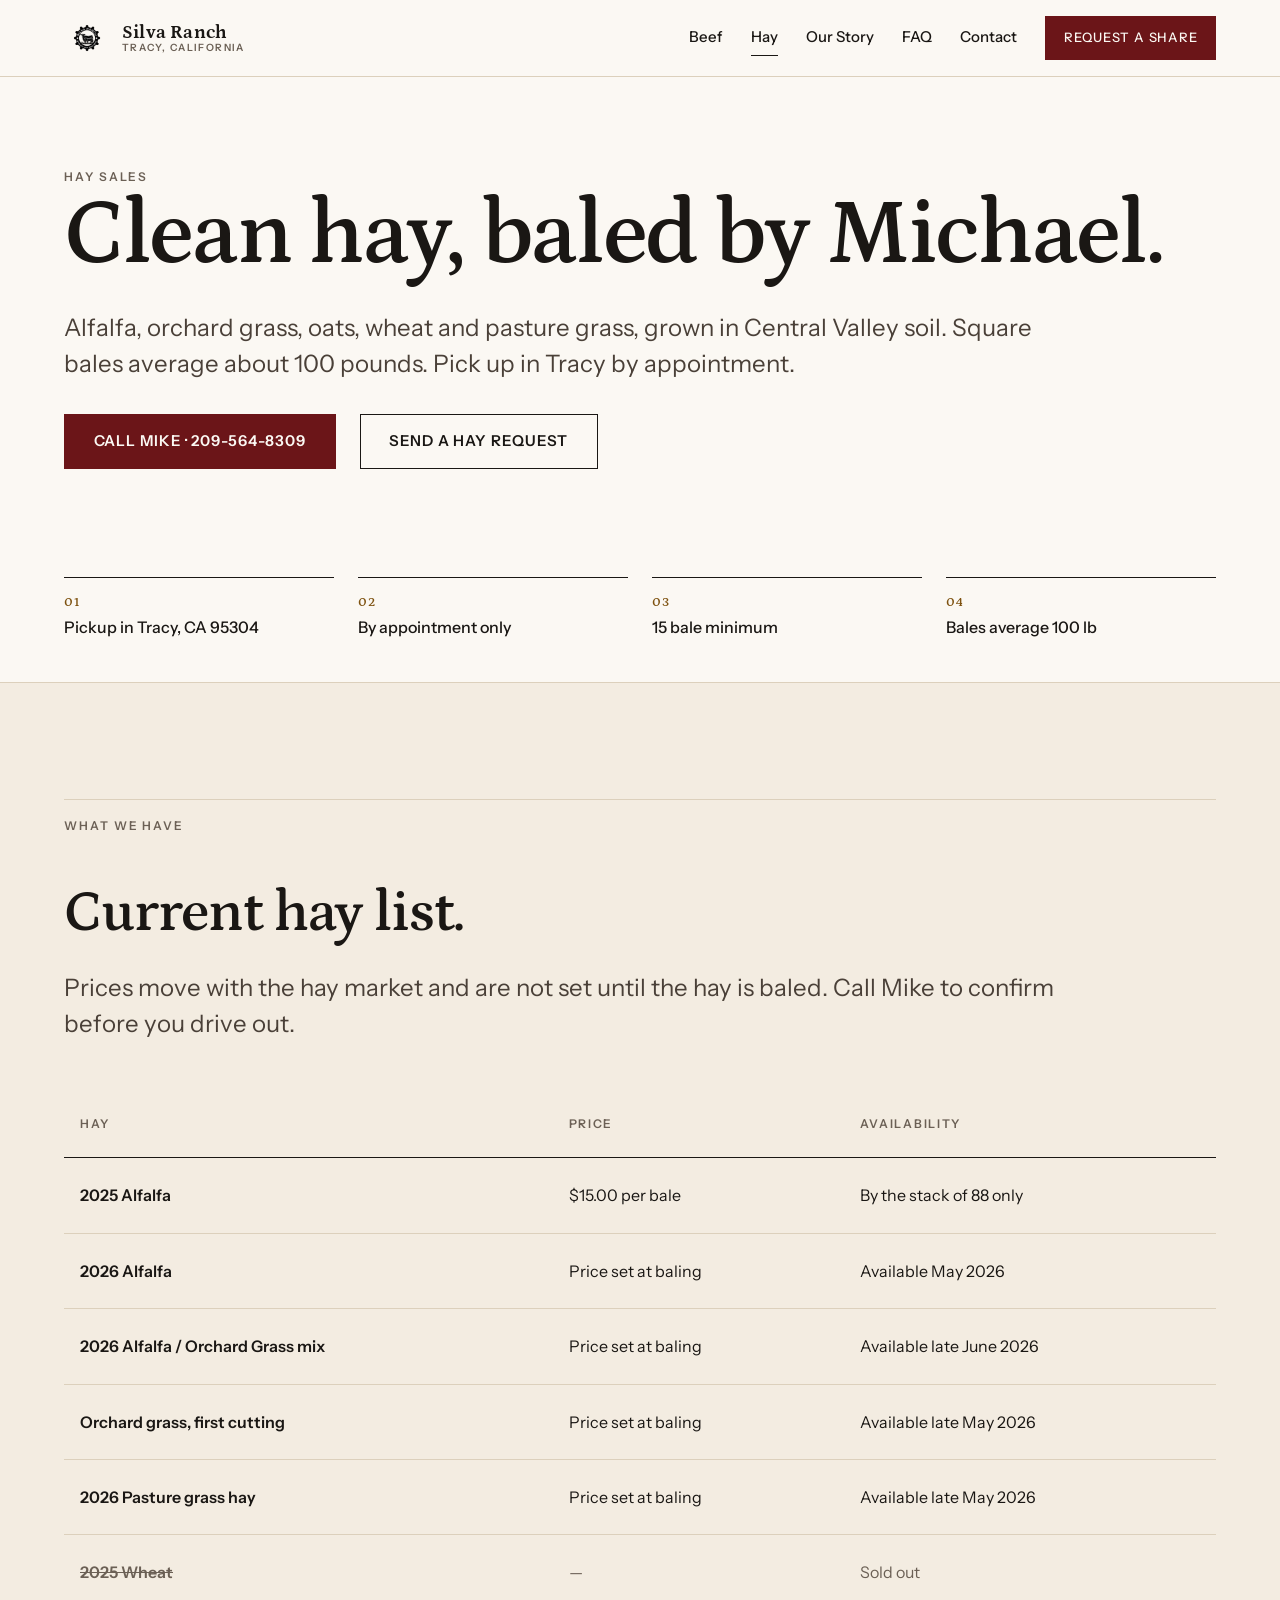
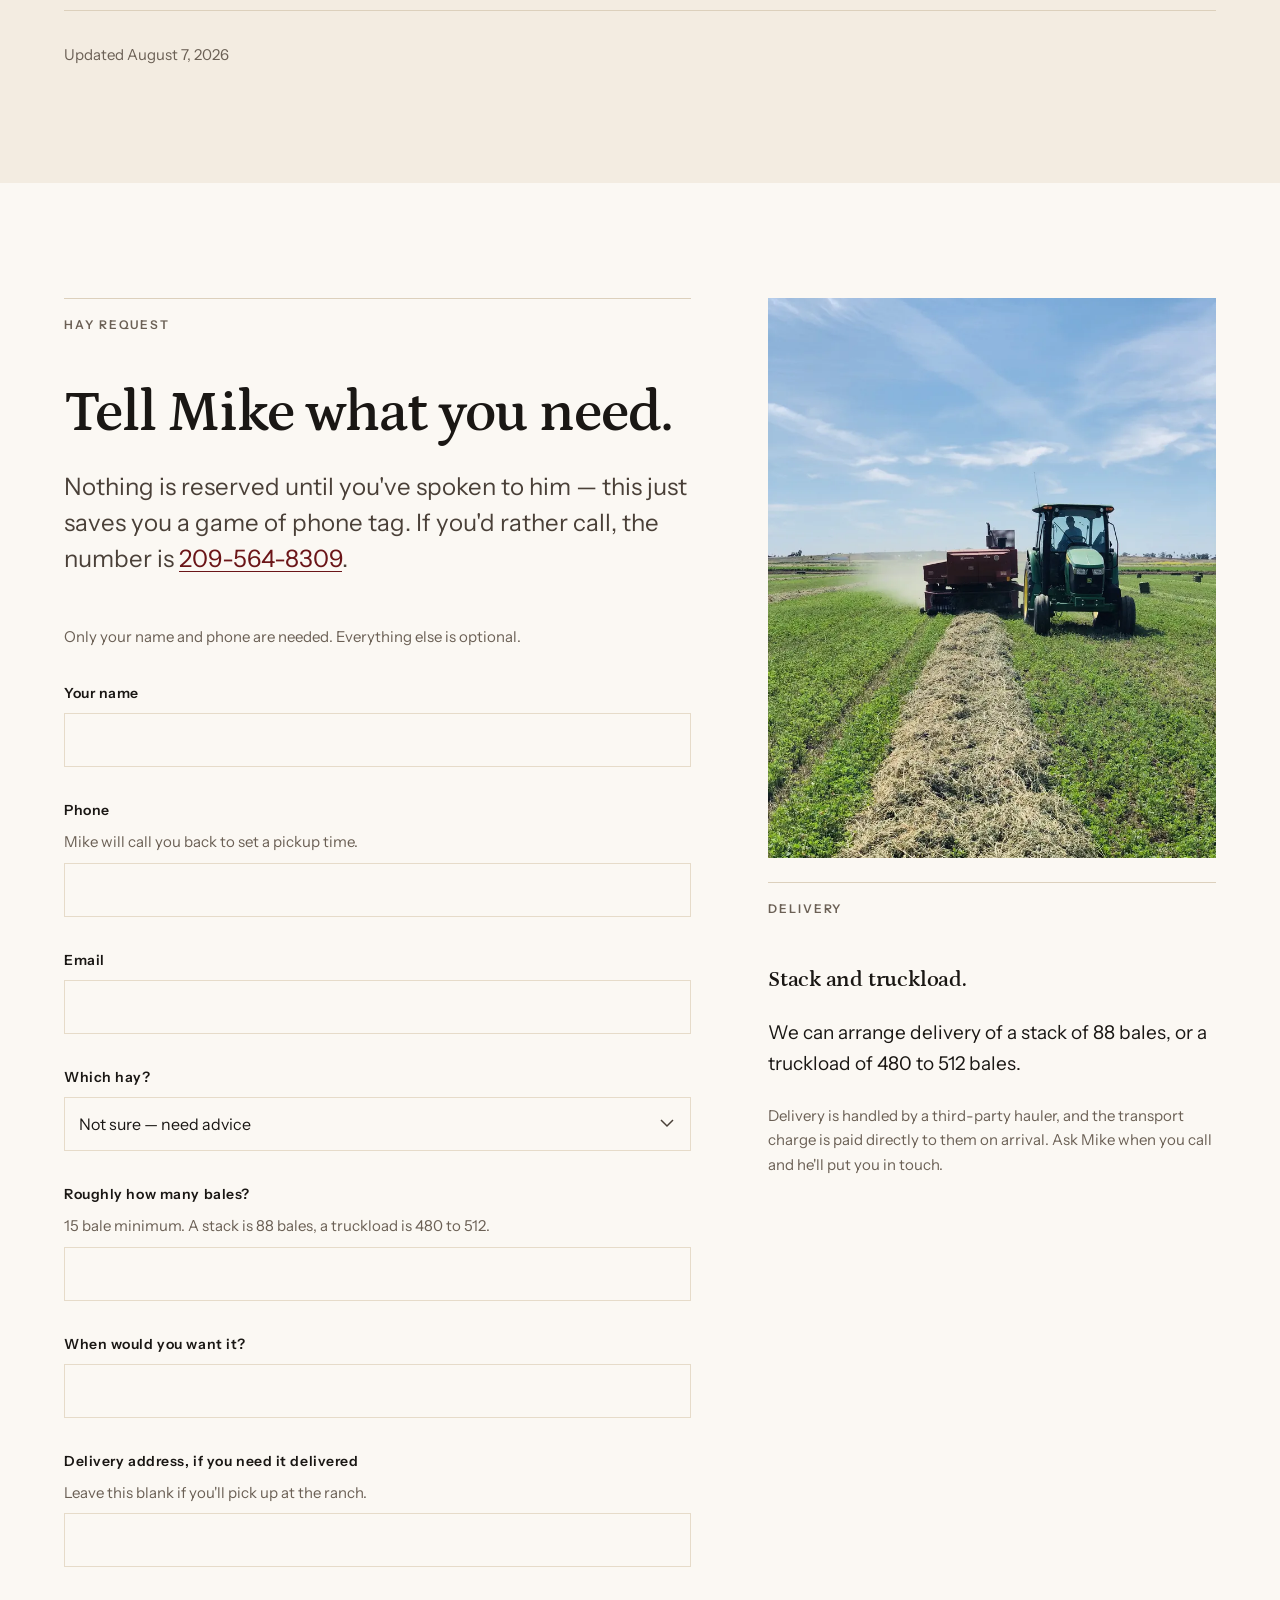
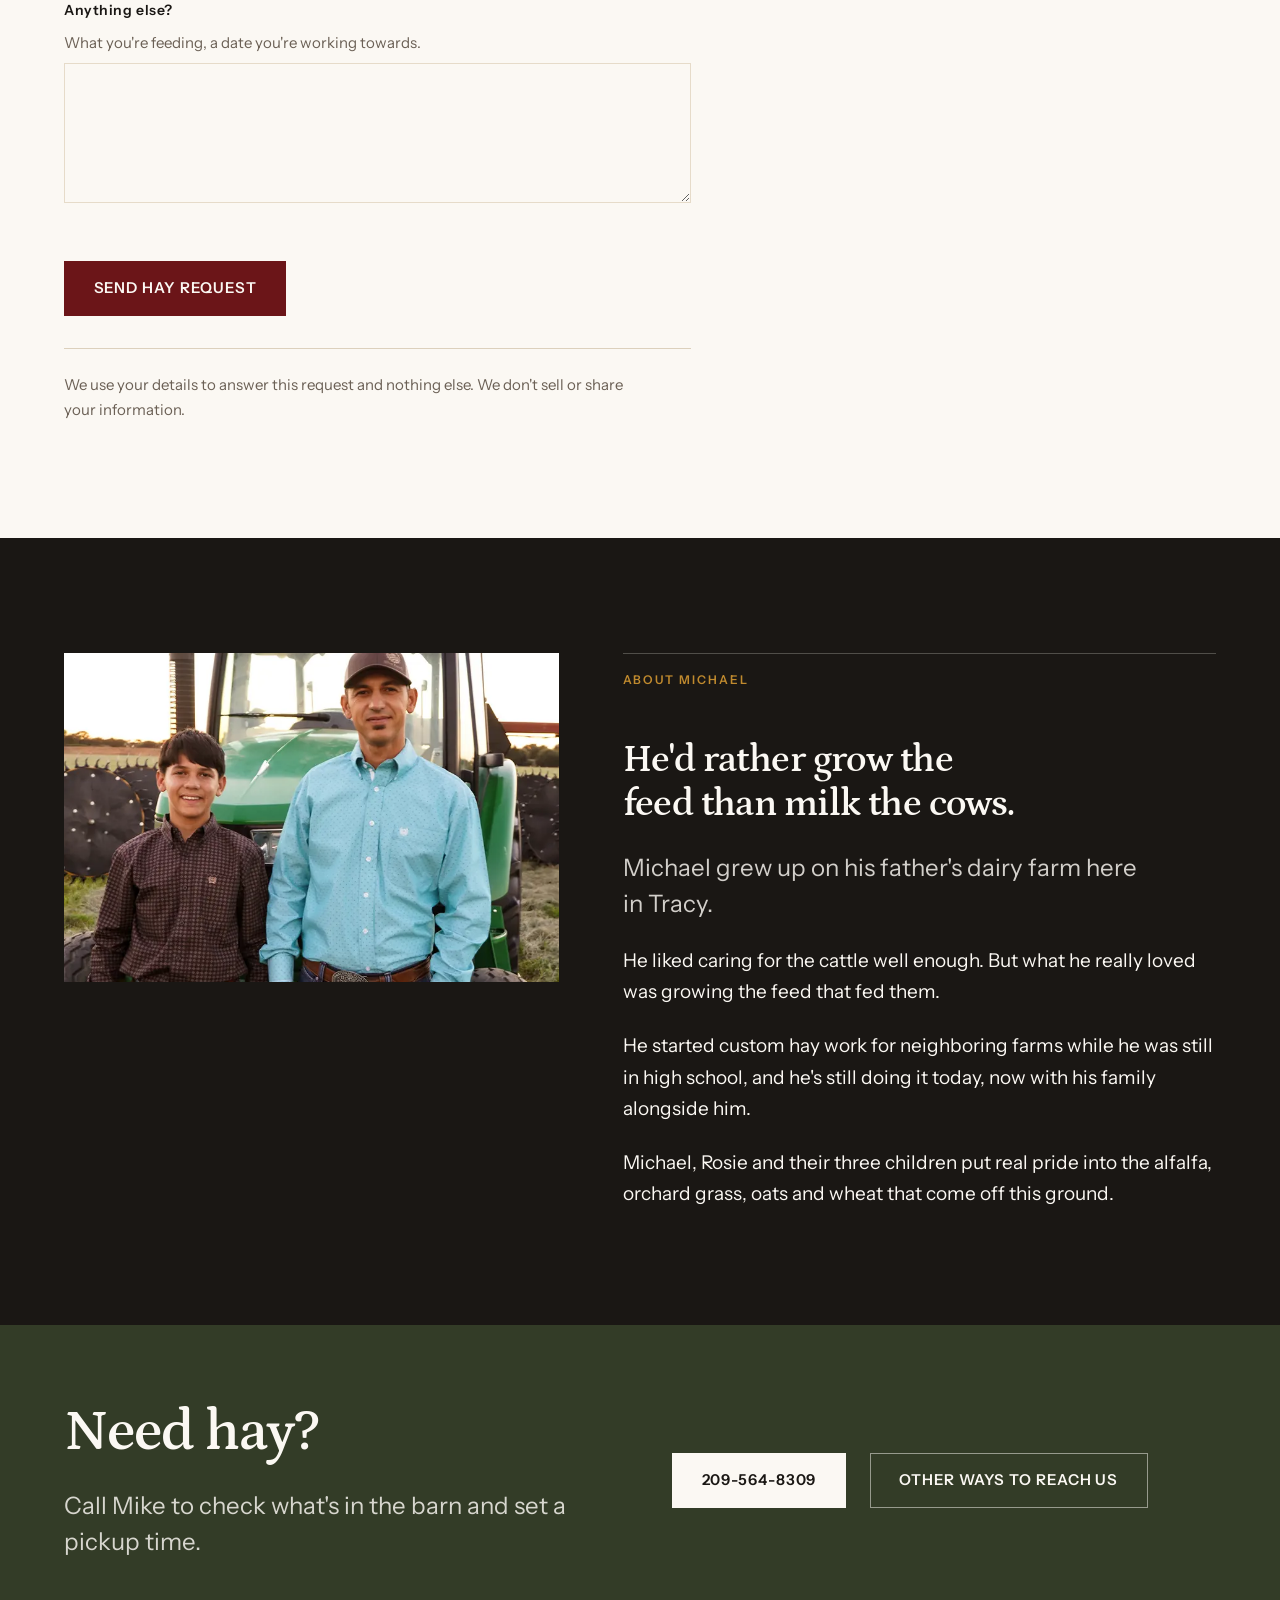
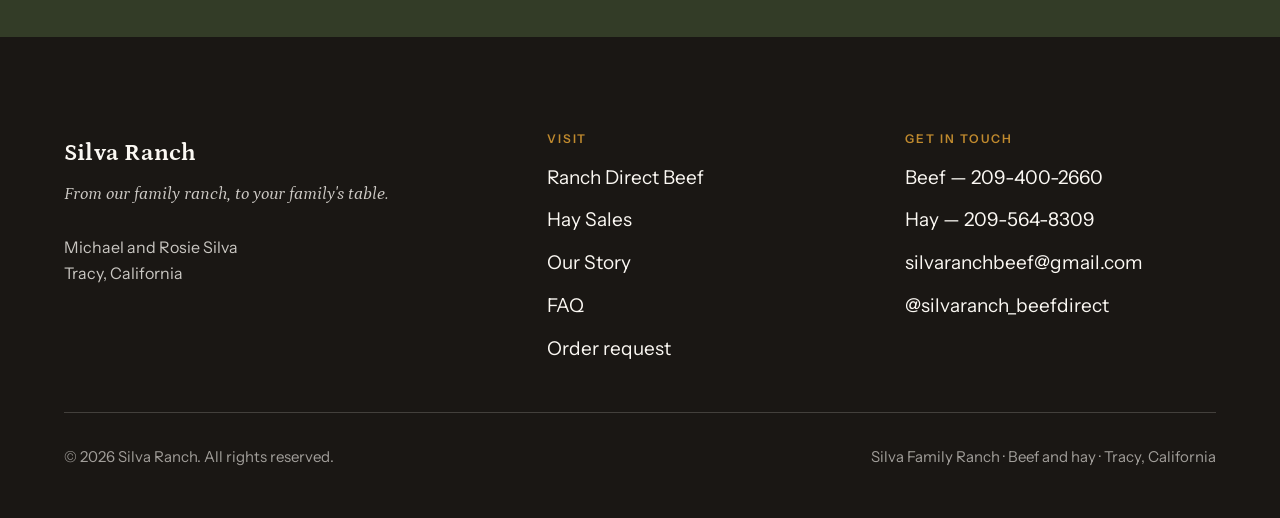
<file: hay.html>
<!doctype html>
<html lang="en">
<head>
<meta charset="utf-8">
<meta name="viewport" content="width=device-width, initial-scale=1">
<title>Hay Sales | Silva Ranch, Tracy CA</title>
<meta name="description" content="Clean alfalfa, orchard grass, oats, wheat and pasture grass hay from Silva Ranch in Tracy, California. Square bales average 100 pounds. Pickup by appointment, 15 bale minimum.">
<meta name="theme-color" content="#FBF8F3">
<link rel="canonical" href="https://www.silvafamilyranch.com/hay.html">
<link rel="icon" href="assets/img/favicon-180.png" type="image/png">
<link rel="apple-touch-icon" href="assets/img/favicon-180.png">
<meta property="og:site_name" content="Silva Ranch">
<meta property="og:type" content="website">
<meta property="og:url" content="https://www.silvafamilyranch.com/hay.html">
<meta property="og:title" content="Hay Sales | Silva Ranch, Tracy CA">
<meta property="og:description" content="Alfalfa, orchard grass, oats, wheat and pasture grass, grown and baled by Michael Silva. Pickup in Tracy by appointment.">
<meta property="og:image" content="https://www.silvafamilyranch.com/assets/img/social-card.jpg">
<meta property="og:image:alt" content="Silva Ranch cattle grazing in tall grass at sunset">
<meta name="twitter:card" content="summary_large_image">
<link rel="preconnect" href="https://fonts.googleapis.com">
<link rel="preconnect" href="https://fonts.gstatic.com" crossorigin>
<link href="https://fonts.googleapis.com/css2?family=Instrument+Sans:wght@400..700&family=Petrona:ital,wght@0,400..700;1,400..600&display=swap" rel="stylesheet">
<link rel="stylesheet" href="css/site.css">
</head>
<body>
<a class="skip" href="#main">Skip to content</a>

<header class="site-header">
  <div class="wrap header-inner">
    <a class="brand" href="index.html">
      <img src="assets/img/logo-gear-seal-140.webp" alt="" width="46" height="37">
      <span class="brand-text">
        <span class="brand-name">Silva Ranch</span>
        <span class="brand-tag">Tracy, California</span>
      </span>
    </a>
    <button class="nav-toggle" type="button" aria-expanded="false" aria-controls="nav" aria-label="Menu"><span></span></button>
    <nav class="nav" id="nav" aria-label="Main">
      <a href="beef.html">Beef</a>
      <a href="hay.html">Hay</a>
      <a href="our-story.html">Our Story</a>
      <a href="faq.html">FAQ</a>
      <a href="contact.html">Contact</a>
      <a class="btn" href="order.html">Request a share</a>
    </nav>
  </div>
</header>
<div class="nav-scrim"></div>

<main id="main">

  <section class="page-head">
    <div class="wrap reveal">
      <p class="eyebrow">Hay Sales</p>
      <h1 class="display-xl">Clean hay, baled by Michael.</h1>
      <p class="lede">Alfalfa, orchard grass, oats, wheat and pasture grass, grown in Central Valley soil. Square bales average about 100 pounds. Pick up in Tracy by appointment.</p>
      <div class="btn-row">
        <a class="btn" href="tel:+12095648309">Call Mike &middot; 209-564-8309</a>
        <a class="btn btn--ghost" href="#hay-request">Send a hay request</a>
      </div>
    </div>
  </section>

  <section class="section--band">
    <div class="wrap">
      <h2 class="sr-only">Before you drive out</h2>
      <ul class="facts">
        <li>Pickup in Tracy, CA 95304</li>
        <li>By appointment only</li>
        <li>15 bale minimum</li>
        <li>Bales average 100 lb</li>
      </ul>
    </div>
  </section>

  <section class="section section--tint">
    <div class="wrap">
      <div class="rule-head"><p class="eyebrow">What we have</p></div>
      <h2 class="display-lg">Current hay list.</h2>
      <p class="lede measure mt-s" data-hay-note>Prices move with the hay market and are not set until the hay is baled. Call Mike to confirm before you drive out.</p>

      <div class="table-scroll">
        <table class="inventory">
          <caption class="sr-only">Silva Ranch hay availability and pricing</caption>
          <thead>
            <tr><th scope="col">Hay</th><th scope="col">Price</th><th scope="col">Availability</th></tr>
          </thead>
          <tbody data-hay-rows>
            <tr><td colspan="3">Call Mike at 209-564-8309 for the current hay list.</td></tr>
          </tbody>
        </table>
      </div>

      <p class="fine mt-m" data-updated></p>
    </div>
  </section>

  <section class="section" id="hay-request">
    <div class="wrap">
      <div class="grid grid--form">

        <div>
          <div class="rule-head"><p class="eyebrow">Hay request</p></div>
          <h2 class="display-lg head">Tell Mike what you need.</h2>
          <p class="lede measure mt-s">Nothing is reserved until you've spoken to him &mdash; this just saves you a game of phone tag. If you'd rather call, the number is <a href="tel:+12095648309">209-564-8309</a>.</p>

          <form class="form mt-l" id="hay-form" method="post" data-request="Hay request" data-page="hay" novalidate>

            <p class="form-lead">Only your name and phone are needed. Everything else is optional.</p>

            <div class="field">
              <label for="hay-name">Your name</label>
              <input id="hay-name" name="name" type="text" autocomplete="name" required>
            </div>

            <div class="field">
              <label for="hay-phone">Phone</label>
              <p class="hint" id="hay-phone-hint">Mike will call you back to set a pickup time.</p>
              <input id="hay-phone" name="phone" type="tel" autocomplete="tel" aria-describedby="hay-phone-hint" required>
            </div>

            <div class="field">
              <label for="hay-email">Email</label>
              <input id="hay-email" name="email" type="email" autocomplete="email">
            </div>

            <div class="field">
              <label for="hay-type">Which hay?</label>
              <select id="hay-type" name="hay">
                <option value="Not sure — need advice">Not sure &mdash; need advice</option>
                <option value="Alfalfa">Alfalfa</option>
                <option value="Alfalfa / orchard grass mix">Alfalfa / orchard grass mix</option>
                <option value="Orchard grass">Orchard grass</option>
                <option value="Oats">Oats</option>
                <option value="Wheat">Wheat</option>
                <option value="Pasture grass">Pasture grass</option>
              </select>
            </div>

            <div class="field">
              <label for="hay-bales">Roughly how many bales?</label>
              <p class="hint" id="hay-bales-hint">15 bale minimum. A stack is 88 bales, a truckload is 480 to 512.</p>
              <input id="hay-bales" name="bales" type="text" inputmode="numeric" aria-describedby="hay-bales-hint">
            </div>

            <div class="field">
              <label for="hay-timing">When would you want it?</label>
              <input id="hay-timing" name="timing" type="text">
            </div>

            <div class="field">
              <label for="hay-address">Delivery address, if you need it delivered</label>
              <p class="hint" id="hay-address-hint">Leave this blank if you'll pick up at the ranch.</p>
              <input id="hay-address" name="address" type="text" autocomplete="street-address" aria-describedby="hay-address-hint" data-address-autocomplete>
            </div>

            <div class="field">
              <label for="hay-notes">Anything else?</label>
              <p class="hint" id="hay-notes-hint">What you're feeding, a date you're working towards.</p>
              <textarea id="hay-notes" name="notes" aria-describedby="hay-notes-hint"></textarea>
            </div>

            <p class="sr-only" aria-hidden="true">
              <label for="hay-website">Leave this field empty</label>
              <input id="hay-website" name="website" type="text" tabindex="-1" autocomplete="off">
            </p>

            <div class="btn-row">
              <button class="btn" type="submit">Send hay request</button>
            </div>

            <p class="form-note">We use your details to answer this request and nothing else. We don't sell or share your information.</p>
          </form>

          <div id="hay-form-done" hidden>
            <h2 class="display-md">Thanks &mdash; it's on its way.</h2>
            <p class="lede mt-s">Mike will call you back about what's in the barn. If you'd rather not wait, ring <a href="tel:+12095648309">209-564-8309</a>.</p>
          </div>
        </div>

        <aside class="stack">
          <img class="img-tall"
               src="assets/img/hay-baler-field-1280.webp"
               srcset="assets/img/hay-baler-field-480.webp 480w,
                       assets/img/hay-baler-field-800.webp 800w,
                       assets/img/hay-baler-field-1280.webp 1280w"
               sizes="(max-width: 900px) 100vw, 40vw"
               alt="A John Deere tractor pulling a baler through a cut alfalfa field at Silva Ranch"
               width="1280" height="1707" loading="lazy">
          <div>
            <div class="rule-head"><p class="eyebrow">Delivery</p></div>
            <h3 class="display-sm">Stack and truckload.</h3>
            <p class="mt-s">We can arrange delivery of a stack of 88 bales, or a truckload of 480 to 512 bales.</p>
            <p class="fine mt-s">Delivery is handled by a third-party hauler, and the transport charge is paid directly to them on arrival. Ask Mike when you call and he'll put you in touch.</p>
          </div>
        </aside>

      </div>
    </div>
  </section>

  <section class="section section--dark">
    <div class="wrap">
      <div class="grid grid--offset">
        <figure class="media-first">
          <img class="img-wide"
               src="assets/img/michael-son-tractor-800.webp"
               srcset="assets/img/michael-son-tractor-480.webp 480w,
                       assets/img/michael-son-tractor-800.webp 800w,
                       assets/img/michael-son-tractor-1067.webp 1067w"
               sizes="(max-width: 900px) 100vw, 45vw"
               alt="Michael Silva and his son standing beside a green tractor"
               width="1067" height="1600" loading="lazy">
        </figure>
        <div class="letter">
          <div class="rule-head"><p class="eyebrow">About Michael</p></div>
          <h2 class="display-md">He'd rather grow the feed than milk the cows.</h2>
          <p class="lede mt-s">Michael grew up on his father's dairy farm here in Tracy.</p>
          <p>He liked caring for the cattle well enough. But what he really loved was growing the feed that fed them.</p>
          <p>He started custom hay work for neighboring farms while he was still in high school, and he's still doing it today, now with his family alongside him.</p>
          <p>Michael, Rosie and their three children put real pride into the alfalfa, orchard grass, oats and wheat that come off this ground.</p>
        </div>
      </div>
    </div>
  </section>

  <section class="section section--pasture section--tight">
    <div class="wrap">
      <div class="grid grid--split">
        <div>
          <h2 class="display-lg">Need hay?</h2>
          <p class="lede mt-s">Call Mike to check what's in the barn and set a pickup time.</p>
        </div>
        <div class="btn-row">
          <a class="btn" href="tel:+12095648309">209-564-8309</a>
          <a class="btn btn--ghost" href="contact.html">Other ways to reach us</a>
        </div>
      </div>
    </div>
  </section>

</main>

<footer class="site-footer">
  <div class="wrap">
    <div class="footer-grid">
      <div class="footer-brand">
        <p class="brand-name">Silva Ranch</p>
        <p class="tagline">From our family ranch, to your family's table.</p>
        <p class="fine mt-s">Michael and Rosie Silva<br>Tracy, California</p>
      </div>
      <div>
        <h2>Visit</h2>
        <ul>
          <li><a href="beef.html">Ranch Direct Beef</a></li>
          <li><a href="hay.html">Hay Sales</a></li>
          <li><a href="our-story.html">Our Story</a></li>
          <li><a href="faq.html">FAQ</a></li>
          <li><a href="order.html">Order request</a></li>
        </ul>
      </div>
      <div>
        <h2>Get in touch</h2>
        <ul>
          <li>Beef &mdash; <a href="tel:+12094002660">209-400-2660</a></li>
          <li>Hay &mdash; <a href="tel:+12095648309">209-564-8309</a></li>
          <li><a href="mailto:silvaranchbeef@gmail.com">silvaranchbeef@gmail.com</a></li>
          <li><a href="https://www.instagram.com/silvaranch_beefdirect">@silvaranch_beefdirect</a></li>
        </ul>
      </div>
    </div>
    <div class="footer-bottom">
      <p>&copy; <span data-year>2026</span> Silva Ranch. All rights reserved.</p>
      <p>Silva Family Ranch &middot; Beef and hay &middot; Tracy, California</p>
    </div>
  </div>
</footer>

<script src="js/ranch-data.js"></script>
<script src="js/site.js"></script>
<script src="js/address-config.js"></script>
<script src="js/address-google.js"></script>
<script src="js/address-autocomplete.js"></script>
</body>
</html>
</file>
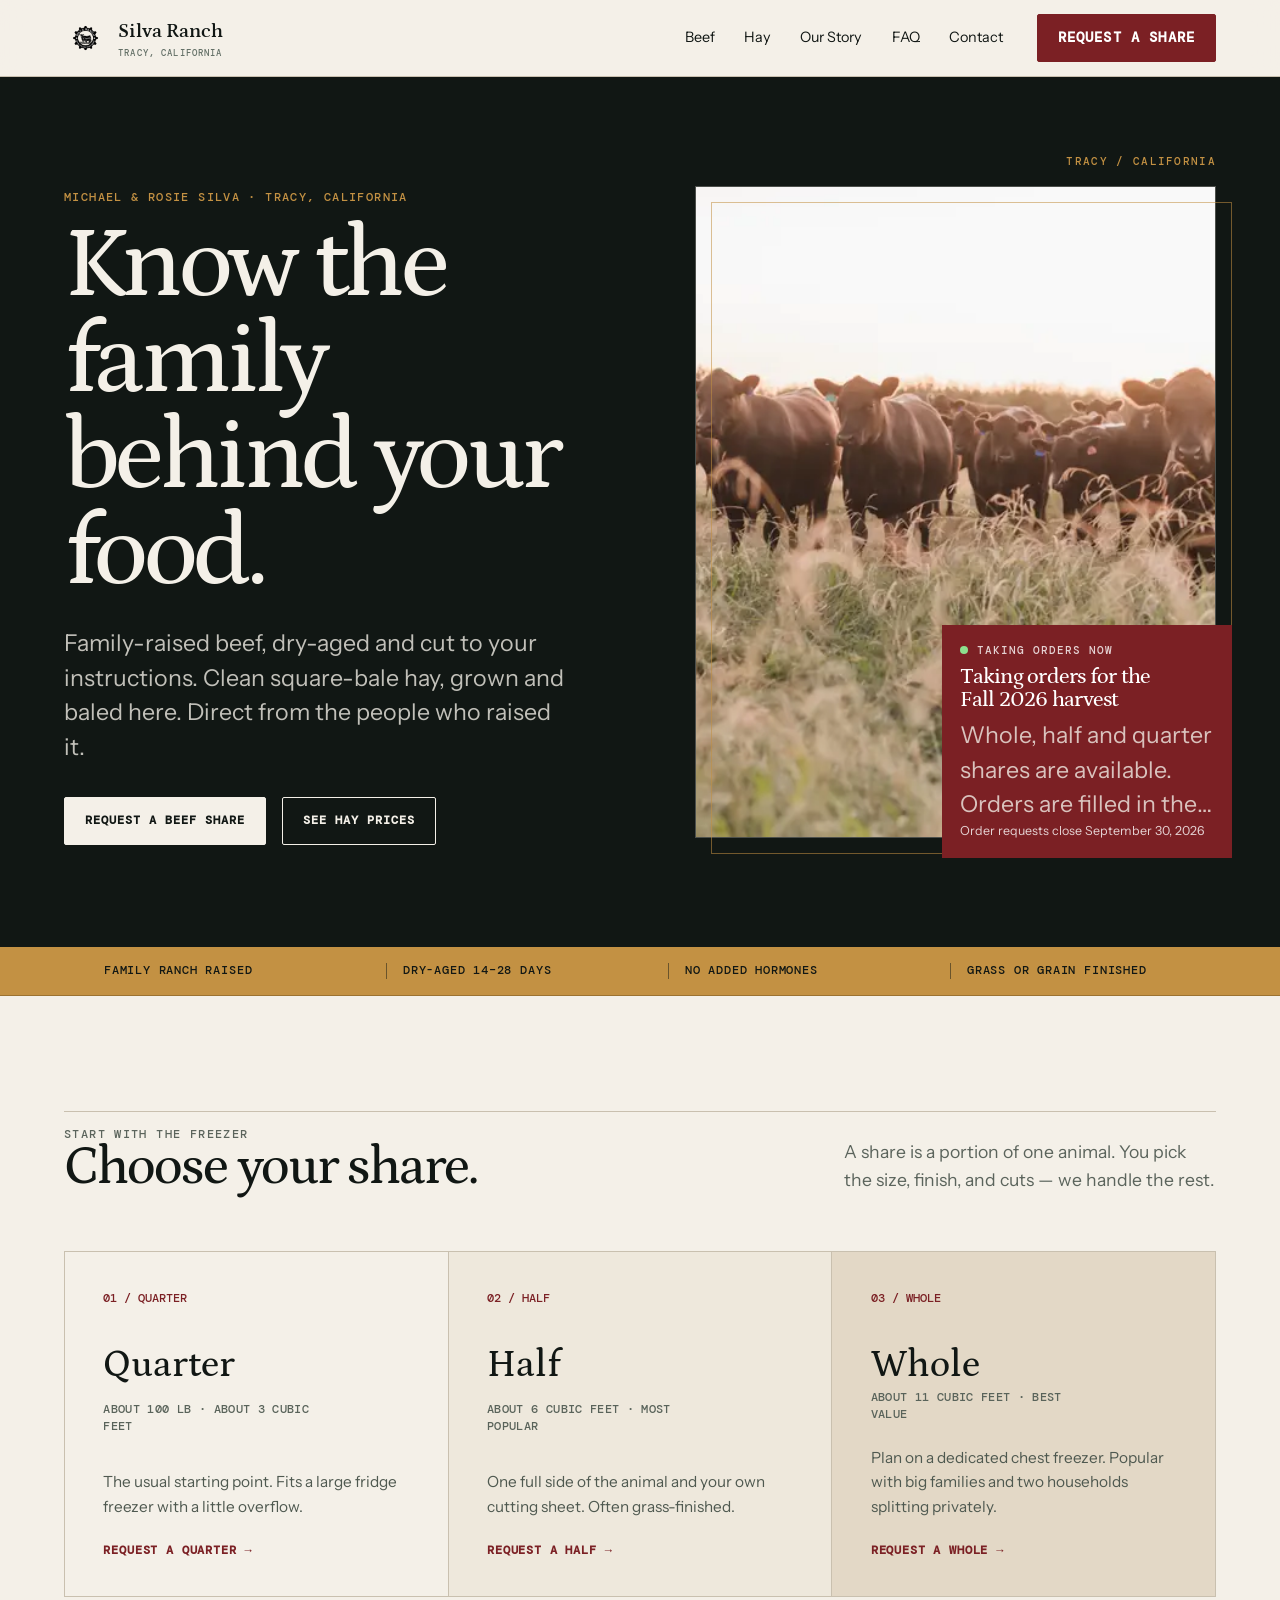
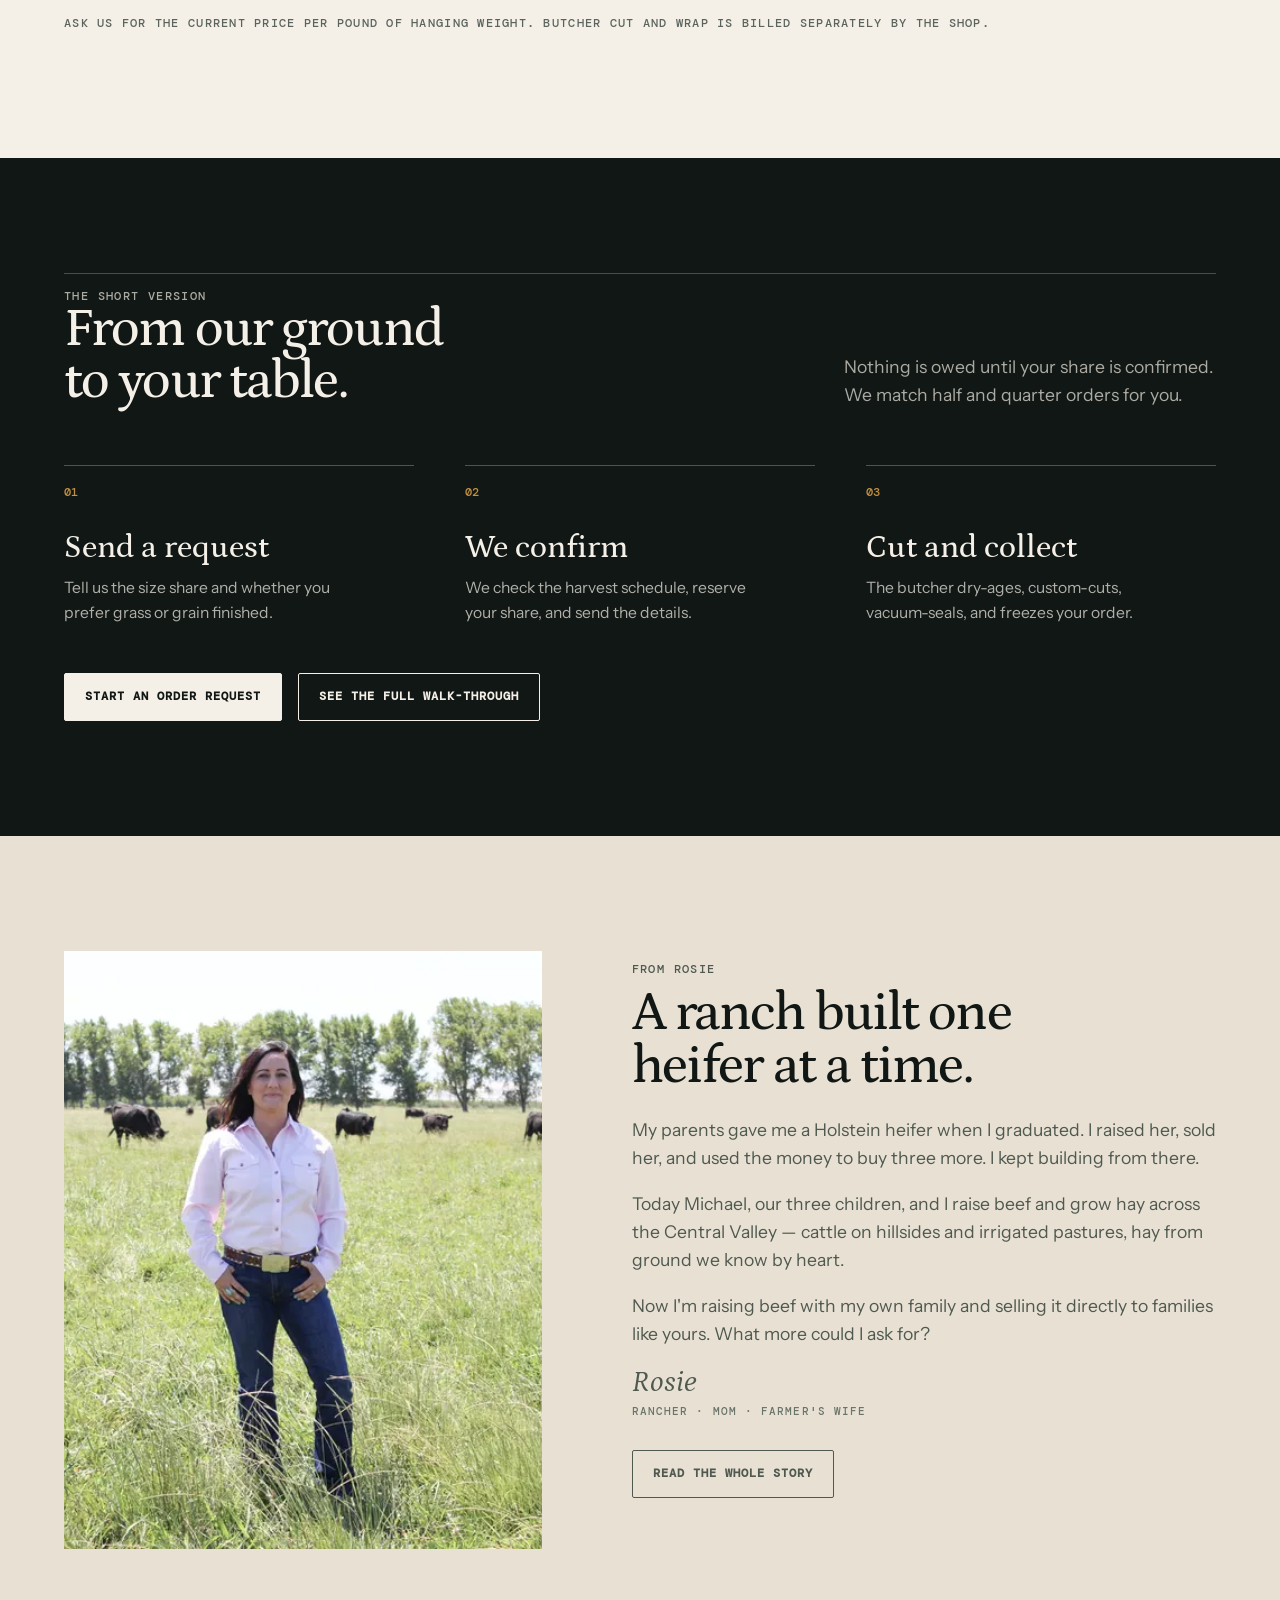
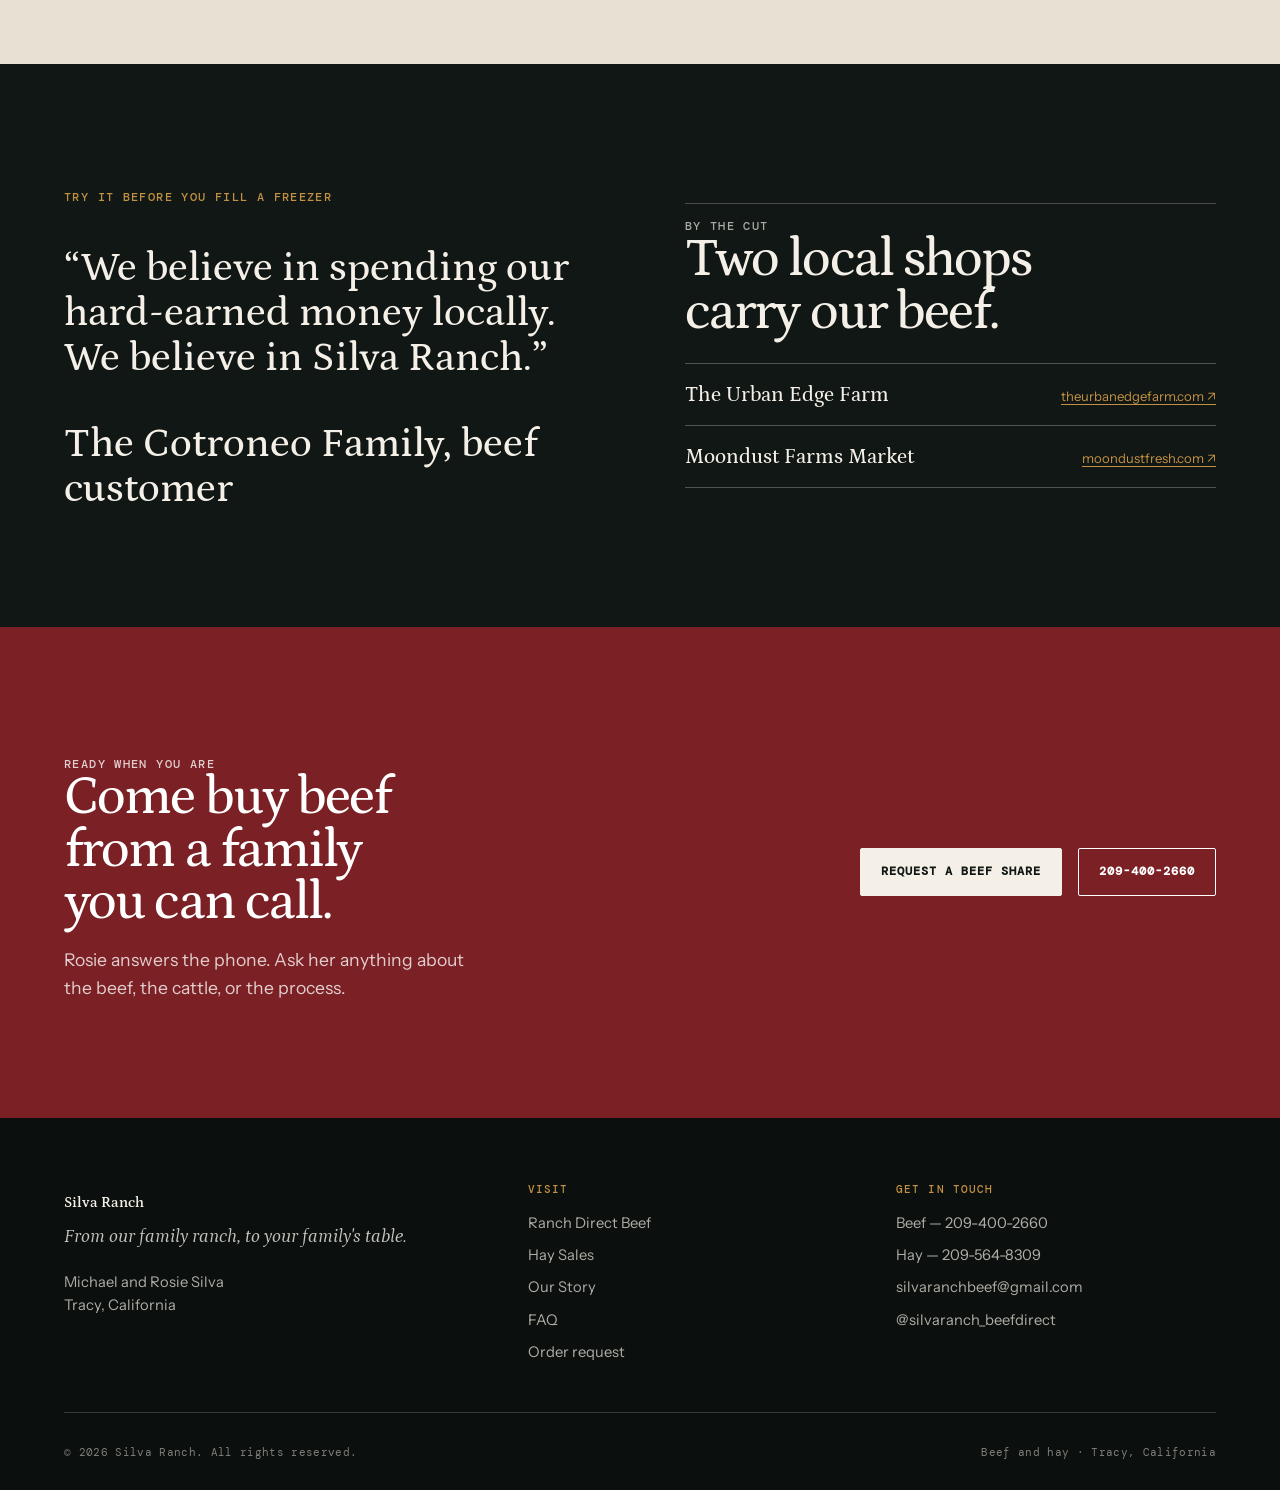
<file: index-concept.html>
<!doctype html>
<html lang="en">
<head>
<meta charset="utf-8">
<meta name="viewport" content="width=device-width, initial-scale=1">
<title>Silva Ranch — A better way to buy beef</title>
<meta name="description" content="Family-raised beef and clean square-bale hay from Michael and Rosie Silva in Tracy, California.">
<meta name="theme-color" content="#111714">
<link rel="icon" href="assets/img/favicon-180.png" type="image/png">
<link rel="preconnect" href="https://fonts.googleapis.com">
<link rel="preconnect" href="https://fonts.gstatic.com" crossorigin>
<link href="https://fonts.googleapis.com/css2?family=DM+Mono:wght@400;500&family=Instrument+Sans:wght@400;500;600;700&family=Petrona:ital,wght@0,400;0,500;0,600;1,400;1,500&display=swap" rel="stylesheet">
<style>
:root {
  --ink:#111714; --ink-2:#243029; --paper:#f4f0e8; --paper-2:#e8e1d3;
  --line:#c9c0af; --red:#7b2024; --red-dark:#5d171a; --wheat:#c39143;
  --green:#3d5440; --display:"Petrona", Georgia, serif;
  --body:"Instrument Sans", Arial, sans-serif; --mono:"DM Mono", monospace;
  --gutter:clamp(1.2rem,5vw,4.5rem); --max:1320px; --radius:2px;
}
*{box-sizing:border-box} html{scroll-behavior:smooth} body{margin:0;background:var(--paper);color:var(--ink);font-family:var(--body);font-size:clamp(1rem,.25vw + .95rem,1.1rem);line-height:1.6} img{display:block;max-width:100%;height:auto} a{color:inherit;text-underline-offset:.2em} button{font:inherit} :focus-visible{outline:2px solid var(--wheat);outline-offset:4px}
.skip{position:absolute;left:-9999px;top:1rem;background:var(--paper);padding:.65rem 1rem;z-index:30}.skip:focus{left:1rem}.wrap{width:100%;max-width:var(--max);margin:auto;padding-inline:var(--gutter)}
.mono{font:500 .72rem/1.2 var(--mono);letter-spacing:.11em;text-transform:uppercase}.muted{color:#5b645c}.eyebrow{font:500 .72rem/1.2 var(--mono);letter-spacing:.12em;text-transform:uppercase;color:var(--wheat)}
.site-header{position:sticky;top:0;z-index:20;background:rgba(244,240,232,.94);backdrop-filter:blur(14px);border-bottom:1px solid var(--line)}.header-inner{min-height:76px;display:flex;align-items:center;justify-content:space-between;gap:2rem}.brand{display:flex;align-items:center;gap:.7rem;text-decoration:none}.brand img{width:43px;height:36px;object-fit:contain}.brand-name{font:600 1.25rem/1 var(--display)}.brand-tag{display:block;margin-top:.22rem;font:500 .59rem/1 var(--mono);letter-spacing:.12em;text-transform:uppercase;color:#647067}.nav{display:flex;align-items:center;gap:clamp(1rem,2.3vw,2rem)}.nav a{font-size:.9rem;text-decoration:none}.nav a:hover{color:var(--red)}.nav a[aria-current=page]{color:var(--red);font-weight:600}.nav .btn{margin-left:.25rem}.nav-toggle{display:none;width:46px;height:46px;border:1px solid var(--line);background:transparent}
.btn{display:inline-flex;align-items:center;justify-content:center;min-height:48px;padding:.8rem 1.25rem;border:1px solid var(--red);border-radius:var(--radius);background:var(--red);color:#fff;text-decoration:none;font:600 .78rem/1.1 var(--mono);letter-spacing:.08em;text-transform:uppercase}.btn:hover{background:var(--red-dark);border-color:var(--red-dark);color:#fff}.btn--light{background:var(--paper);border-color:var(--paper);color:var(--ink)}.btn--light:hover{background:#fff;border-color:#fff;color:var(--ink)}.btn--outline{background:transparent;border-color:currentColor;color:inherit}.btn--outline:hover{background:var(--paper);color:var(--ink);border-color:var(--paper)}.btn-row{display:flex;flex-wrap:wrap;gap:.75rem 1rem;align-items:center}
.hero{background:var(--ink);color:var(--paper);overflow:hidden}.hero-grid{min-height:min(790px,calc(100svh - 76px));display:grid;grid-template-columns:minmax(0,1.03fr) minmax(0,.97fr);align-items:center;gap:clamp(2rem,6vw,7rem);padding-block:clamp(3.5rem,8vw,8rem)}.hero-copy{max-width:620px}.hero h1{margin:.75rem 0 1.5rem;max-width:11ch;font:500 clamp(3.5rem,8vw,7.4rem)/.94 var(--display);letter-spacing:-.045em}.hero .lede{max-width:32rem;color:rgba(244,240,232,.78);font-size:clamp(1.15rem,1.2vw + .9rem,1.45rem);line-height:1.5}.hero .btn-row{margin-top:2rem}.hero-media{position:relative}.hero-media::before{content:"TRACY / CALIFORNIA";position:absolute;top:-2rem;right:0;color:var(--wheat);font:500 .68rem var(--mono);letter-spacing:.12em}.hero-media img{width:100%;aspect-ratio:4/5;object-fit:cover;object-position:center;border:1px solid rgba(244,240,232,.26)}.hero-media::after{content:"";position:absolute;inset:1rem -1rem -1rem 1rem;border:1px solid rgba(195,145,67,.55);pointer-events:none}.hero-note{position:absolute;right:-1rem;bottom:-1.25rem;z-index:1;width:290px;max-width:calc(100% - 1rem);padding:1.15rem;background:var(--red);color:#fff}.hero-note .status{display:flex;align-items:center;gap:.55rem;font:500 .7rem var(--mono);letter-spacing:.09em;text-transform:uppercase}.hero-note .status::before{content:"";width:8px;height:8px;border-radius:50%;background:#8de08e}.hero-note h2{margin:.55rem 0 .4rem;font:500 1.35rem/1.05 var(--display)}.hero-note p{margin:0;color:rgba(255,255,255,.8);font-size:.78rem;line-height:1.4}.hero-note p:not(.status){display:-webkit-box;-webkit-box-orient:vertical;-webkit-line-clamp:3;overflow:hidden}
.signal{background:var(--wheat);color:var(--ink);border-bottom:1px solid #9b7231}.signal-list{display:grid;grid-template-columns:repeat(4,1fr);gap:1rem;padding-block:1rem;list-style:none;margin:0}.signal li{padding-left:1rem;border-left:1px solid rgba(17,23,20,.5);font:500 .72rem/1.35 var(--mono);letter-spacing:.07em;text-transform:uppercase}.signal li:first-child{padding-left:0;border-left:0}
.section{padding-block:clamp(4.5rem,9vw,9rem)}.section--dark{background:var(--ink);color:var(--paper)}.section--soft{background:var(--paper-2)}.section-head{display:flex;align-items:flex-end;justify-content:space-between;gap:2rem;border-top:1px solid var(--line);padding-top:1rem;margin-bottom:3.5rem}.section--dark .section-head{border-color:rgba(244,240,232,.25)}h2{margin:0;font:500 clamp(2.4rem,4.2vw,4.6rem)/.98 var(--display);letter-spacing:-.035em;text-wrap:balance}.section-head h2{max-width:12ch}.section-head p{max-width:31ch;margin:0;color:#5b645c}.section--dark .section-head p{color:rgba(244,240,232,.68)}
.share-grid{display:grid;grid-template-columns:repeat(3,1fr);gap:1px;background:var(--line);border:1px solid var(--line)}.share-card{background:var(--paper);padding:clamp(1.5rem,3vw,2.75rem);min-height:330px;display:flex;flex-direction:column}.share-card:nth-child(2){background:#eee8dc}.share-card:nth-child(3){background:#e3d8c6}.share-card .number{color:var(--red);font:500 .78rem var(--mono)}.share-card h3{margin:2.5rem 0 .35rem;font:500 clamp(2rem,3vw,3rem)/1 var(--display)}.share-card .meta{font:500 .72rem/1.45 var(--mono);letter-spacing:.03em;text-transform:uppercase;color:#59635a}.share-card p{max-width:31ch;margin-top:auto;margin-bottom:1.4rem;color:#4f5950;font-size:.96rem}.share-card a{font:600 .75rem var(--mono);letter-spacing:.07em;text-transform:uppercase;color:var(--red);text-decoration:none}.share-card a:hover{text-decoration:underline}
.steps{display:grid;grid-template-columns:repeat(3,1fr);gap:clamp(1.5rem,4vw,4rem);counter-reset:step}.step{border-top:1px solid rgba(244,240,232,.28);padding-top:1.1rem}.step::before{counter-increment:step;content:"0" counter(step);display:block;color:var(--wheat);font:500 .75rem var(--mono);margin-bottom:2rem}.step h3{margin:0 0 .6rem;font:500 clamp(1.5rem,2.5vw,2.2rem)/1.05 var(--display)}.step p{margin:0;max-width:31ch;color:rgba(244,240,232,.7);font-size:.98rem}
.story-grid{display:grid;grid-template-columns:minmax(0,.9fr) minmax(0,1.1fr);align-items:start;gap:clamp(2rem,7vw,8rem)}.story-grid img{width:100%;aspect-ratio:4/5;object-fit:cover}.story-copy{max-width:620px}.story-copy h2{max-width:12ch;margin:.7rem 0 1.4rem}.story-copy p{max-width:55ch;color:#4f5950}.story-copy p+p{margin-top:1.1rem}.signature{margin-top:2.5rem;color:var(--red);font:italic 1.8rem var(--display)}.signature span{display:block;margin-top:.3rem;color:#6a746b;font:500 .68rem var(--mono);letter-spacing:.1em;text-transform:uppercase}
.proof-grid{display:grid;grid-template-columns:1fr 1fr;gap:clamp(2rem,7vw,8rem);align-items:center}.quote{max-width:22ch;font:500 clamp(1.8rem,3.2vw,3.3rem)/1.1 var(--display)}.quote cite{display:block;margin-top:1.5rem;color:rgba(244,240,232,.6);font:500 .68rem var(--mono);letter-spacing:.1em;text-transform:uppercase}.partners{border-top:1px solid rgba(244,240,232,.28)}.partner{display:flex;align-items:baseline;justify-content:space-between;gap:1rem;padding:1.15rem 0;border-bottom:1px solid rgba(244,240,232,.28)}.partner h3{margin:0;font:500 1.3rem var(--display)}.partner a{color:var(--wheat);font-size:.82rem}
.cta{background:var(--red);color:#fff}.cta-grid{display:flex;justify-content:space-between;align-items:center;gap:2rem}.cta h2{max-width:11ch}.cta p{max-width:34ch;color:rgba(255,255,255,.78);margin:1rem 0 0}
.site-footer{background:#0b0f0d;color:var(--paper);padding-block:4rem 1.25rem}.footer-grid{display:grid;grid-template-columns:1.3fr 1fr 1fr;gap:3rem;padding-bottom:3rem;border-bottom:1px solid rgba(244,240,232,.18)}.footer-grid h2{font:500 .7rem var(--mono);letter-spacing:.1em;text-transform:uppercase;color:var(--wheat);margin-bottom:1rem}.footer-grid p,.footer-grid li{font-size:.92rem;color:rgba(244,240,232,.7)}.footer-grid ul{list-style:none;padding:0;margin:0}.footer-grid li+li{margin-top:.55rem}.footer-grid a{text-decoration:none}.footer-grid a:hover{color:var(--wheat)}.footer-brand .brand-name{color:var(--paper)}.footer-brand .tagline{margin:.5rem 0 1.5rem;font:italic 1.2rem var(--display);color:rgba(244,240,232,.8)}.footer-bottom{display:flex;justify-content:space-between;gap:1rem;padding-top:1.25rem;color:rgba(244,240,232,.5);font:.7rem var(--mono);letter-spacing:.03em}
@media (max-width:900px){.nav-toggle{display:block;position:relative}.nav-toggle::before,.nav-toggle::after,.nav-toggle span{content:"";position:absolute;left:13px;width:19px;height:1.5px;background:var(--ink)}.nav-toggle::before{top:16px}.nav-toggle span{top:22px}.nav-toggle::after{top:28px}.nav{position:fixed;inset:76px 0 auto 0;display:flex;flex-direction:column;align-items:stretch;gap:0;background:var(--paper);padding:1rem var(--gutter) 1.5rem;border-bottom:1px solid var(--line);transform:translateY(-8px);opacity:0;visibility:hidden;transition:opacity 180ms ease,transform 180ms ease,visibility 0s linear 180ms}.nav[data-open=true]{transform:none;opacity:1;visibility:visible;transition:opacity 180ms ease,transform 180ms ease,visibility 0s}.nav a{padding:.85rem 0;border-bottom:1px solid var(--line)}.nav .btn{margin:.9rem 0 0;text-align:center}.header-inner{min-height:76px}.hero-grid{grid-template-columns:1fr;min-height:0;padding-block:4rem 5rem}.hero-copy{order:2}.hero-media{order:1;max-width:600px;margin-inline:auto}.hero h1{font-size:clamp(3.3rem,14vw,5.6rem)}.hero-note{right:-.5rem;bottom:1rem}.signal-list{grid-template-columns:repeat(2,1fr)}.signal li:nth-child(3){padding-left:0;border-left:0}.share-grid,.steps{grid-template-columns:1fr}.share-card{min-height:250px}.share-card h3{margin-top:1.8rem}.story-grid,.proof-grid{grid-template-columns:1fr}.story-grid img{max-height:600px}.proof-grid{gap:3rem}.cta-grid{display:block}.cta-grid .btn-row{margin-top:2rem}.footer-grid{grid-template-columns:1fr 1fr}}
@media (max-width:560px){.header-inner{min-height:68px}.nav{inset:68px 0 auto 0}.brand img{width:38px}.brand-name{font-size:1.1rem}.hero-grid{padding-block:3rem 4rem}.hero-media::before{top:-1.5rem;font-size:.6rem}.hero-note{position:relative;right:auto;bottom:auto;margin:-3rem .75rem 0 1.5rem;max-width:none}.signal-list{gap:.75rem}.signal li{font-size:.63rem}.section-head{display:block;margin-bottom:2rem}.section-head p{margin-top:1rem}.share-grid{display:block;background:transparent;border:0}.share-card{border:1px solid var(--line);margin-top:.75rem;min-height:230px}.story-grid img{aspect-ratio:1/1}.partner{display:block}.partner a{display:block;margin-top:.35rem}.footer-grid{grid-template-columns:1fr;gap:2rem}.footer-bottom{display:block}.footer-bottom p+p{margin-top:.6rem}}
@media (prefers-reduced-motion:reduce){html{scroll-behavior:auto}.nav{transition:none}}
</style>
</head>
<body>
<a class="skip" href="#main">Skip to content</a>
<header class="site-header"><div class="wrap header-inner">
  <a class="brand" href="index-concept.html"><img src="assets/img/logo-gear-seal-140.webp" alt="" width="46" height="37"><span><span class="brand-name">Silva Ranch</span><span class="brand-tag">Tracy, California</span></span></a>
  <button class="nav-toggle" type="button" aria-expanded="false" aria-controls="nav" aria-label="Menu"><span></span></button>
  <nav class="nav" id="nav" aria-label="Main"><a href="beef.html">Beef</a><a href="hay.html">Hay</a><a href="our-story.html">Our Story</a><a href="faq.html">FAQ</a><a href="contact.html">Contact</a><a class="btn" href="order.html">Request a share</a></nav>
</div></header><div class="nav-scrim"></div>
<main id="main">
  <section class="hero"><div class="wrap hero-grid">
    <div class="hero-copy"><p class="eyebrow">Michael &amp; Rosie Silva · Tracy, California</p><h1>Know the family behind your food.</h1><p class="lede">Family-raised beef, dry-aged and cut to your instructions. Clean square-bale hay, grown and baled here. Direct from the people who raised it.</p><div class="btn-row"><a class="btn btn--light" href="order.html">Request a beef share</a><a class="btn btn--outline" href="hay.html">See hay prices</a></div></div>
    <div class="hero-media"><img src="assets/img/home-hero-b-1920.webp" srcset="assets/img/home-hero-b-480.webp 480w, assets/img/home-hero-b-800.webp 800w, assets/img/home-hero-b-1280.webp 1280w, assets/img/home-hero-b-1920.webp 1920w" sizes="(max-width: 900px) 100vw, 45vw" width="1920" height="1282" alt="Silva Ranch cattle grazing in tall grass at sunset" fetchpriority="high"><div class="hero-note" data-beef-status><p class="status">Taking orders now</p><h2>Fall 2026 harvest</h2><p>Whole, half and quarter shares are available.</p></div></div>
  </div></section>
  <section class="signal"><div class="wrap"><ul class="signal-list"><li>Family ranch raised</li><li>Dry-aged 14–28 days</li><li>No added hormones</li><li>Grass or grain finished</li></ul></div></section>
  <section class="section"><div class="wrap"><div class="section-head"><div><p class="eyebrow">Start with the freezer</p><h2>Choose your share.</h2></div><p>A share is a portion of one animal. You pick the size, finish, and cuts — we handle the rest.</p></div><div class="share-grid">
    <article class="share-card"><span class="number">01 / QUARTER</span><h3>Quarter</h3><p class="meta">About 100 lb · about 3 cubic feet</p><p>The usual starting point. Fits a large fridge freezer with a little overflow.</p><a href="order.html">Request a quarter →</a></article>
    <article class="share-card"><span class="number">02 / HALF</span><h3>Half</h3><p class="meta">About 6 cubic feet · most popular</p><p>One full side of the animal and your own cutting sheet. Often grass-finished.</p><a href="order.html">Request a half →</a></article>
    <article class="share-card"><span class="number">03 / WHOLE</span><h3>Whole</h3><p class="meta">About 11 cubic feet · best value</p><p>Plan on a dedicated chest freezer. Popular with big families and two households splitting privately.</p><a href="order.html">Request a whole →</a></article>
  </div><p class="mono muted" style="margin-top:1.25rem" data-beef-pricing>Ask us for the current price per pound of hanging weight. Butcher cut and wrap is billed separately by the shop.</p></div></section>
  <section class="section section--dark"><div class="wrap"><div class="section-head"><div><p class="eyebrow">The short version</p><h2>From our ground to your table.</h2></div><p>Nothing is owed until your share is confirmed. We match half and quarter orders for you.</p></div><div class="steps"><article class="step"><h3>Send a request</h3><p>Tell us the size share and whether you prefer grass or grain finished.</p></article><article class="step"><h3>We confirm</h3><p>We check the harvest schedule, reserve your share, and send the details.</p></article><article class="step"><h3>Cut and collect</h3><p>The butcher dry-ages, custom-cuts, vacuum-seals, and freezes your order.</p></article></div><div class="btn-row" style="margin-top:3rem"><a class="btn btn--light" href="order.html">Start an order request</a><a class="btn btn--outline" href="beef.html">See the full walk-through</a></div></div></section>
  <section class="section section--soft"><div class="wrap story-grid"><img src="assets/img/rosie-pasture-1280.webp" srcset="assets/img/rosie-pasture-480.webp 480w, assets/img/rosie-pasture-800.webp 800w, assets/img/rosie-pasture-1280.webp 1280w" sizes="(max-width: 900px) 100vw, 42vw" width="1280" height="853" loading="lazy" alt="Rosie Silva standing in an irrigated pasture with her herd behind her"><div class="story-copy"><p class="eyebrow">From Rosie</p><h2>A ranch built one heifer at a time.</h2><p>My parents gave me a Holstein heifer when I graduated. I raised her, sold her, and used the money to buy three more. I kept building from there.</p><p>Today Michael, our three children, and I raise beef and grow hay across the Central Valley — cattle on hillsides and irrigated pastures, hay from ground we know by heart.</p><p>Now I'm raising beef with my own family and selling it directly to families like yours. What more could I ask for?</p><p class="signature">Rosie<span>Rancher · mom · farmer's wife</span></p><p style="margin-top:2rem"><a class="btn btn--outline" href="our-story.html">Read the whole story</a></p></div></div></section>
  <section class="section section--dark"><div class="wrap proof-grid"><div><p class="eyebrow">Try it before you fill a freezer</p><p class="quote">“We believe in spending our hard-earned money locally. We believe in Silva Ranch.”</p><cite class="quote">The Cotroneo Family, beef customer</cite></div><div><div class="section-head" style="margin-bottom:1.5rem"><div><p class="eyebrow">By the cut</p><h2>Two local shops carry our beef.</h2></div></div><div class="partners"><div class="partner"><h3>The Urban Edge Farm</h3><a href="https://www.theurbanedgefarm.com">theurbanedgefarm.com ↗</a></div><div class="partner"><h3>Moondust Farms Market</h3><a href="https://moondustfresh.com">moondustfresh.com ↗</a></div></div></div></div></section>
  <section class="section cta"><div class="wrap cta-grid"><div><p class="eyebrow">Ready when you are</p><h2>Come buy beef from a family you can call.</h2><p>Rosie answers the phone. Ask her anything about the beef, the cattle, or the process.</p></div><div class="btn-row"><a class="btn btn--light" href="order.html">Request a beef share</a><a class="btn btn--outline" href="tel:+12094002660">209-400-2660</a></div></div></section>
</main>
<footer class="site-footer"><div class="wrap"><div class="footer-grid"><div class="footer-brand"><p class="brand-name">Silva Ranch</p><p class="tagline">From our family ranch, to your family's table.</p><p>Michael and Rosie Silva<br>Tracy, California</p></div><div><h2>Visit</h2><ul><li><a href="beef.html">Ranch Direct Beef</a></li><li><a href="hay.html">Hay Sales</a></li><li><a href="our-story.html">Our Story</a></li><li><a href="faq.html">FAQ</a></li><li><a href="order.html">Order request</a></li></ul></div><div><h2>Get in touch</h2><ul><li>Beef — <a href="tel:+12094002660">209-400-2660</a></li><li>Hay — <a href="tel:+12095648309">209-564-8309</a></li><li><a href="mailto:silvaranchbeef@gmail.com">silvaranchbeef@gmail.com</a></li><li><a href="https://www.instagram.com/silvaranch_beefdirect">@silvaranch_beefdirect</a></li></ul></div></div><div class="footer-bottom"><p>© <span data-year>2026</span> Silva Ranch. All rights reserved.</p><p>Beef and hay · Tracy, California</p></div></div></footer>
<script src="js/ranch-data.js"></script><script src="js/site.js"></script>
</body>
</html>
</file>
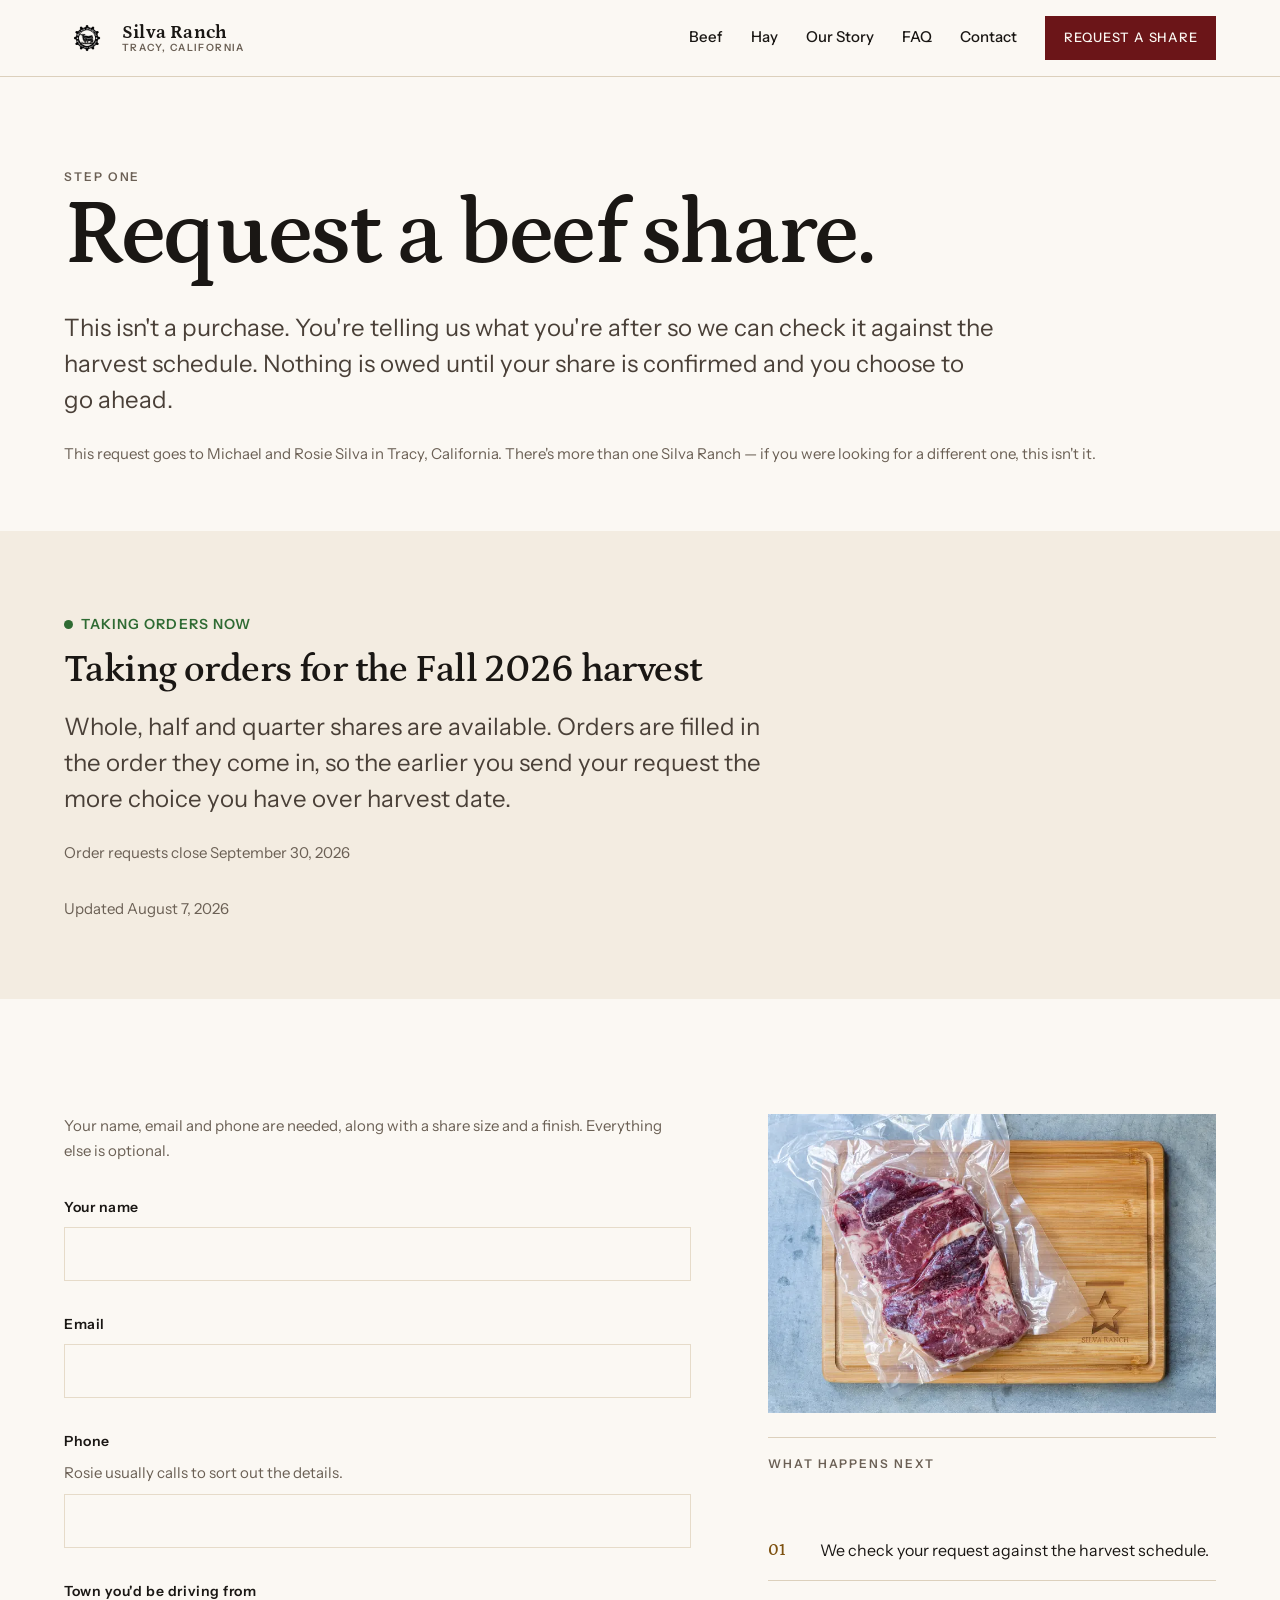
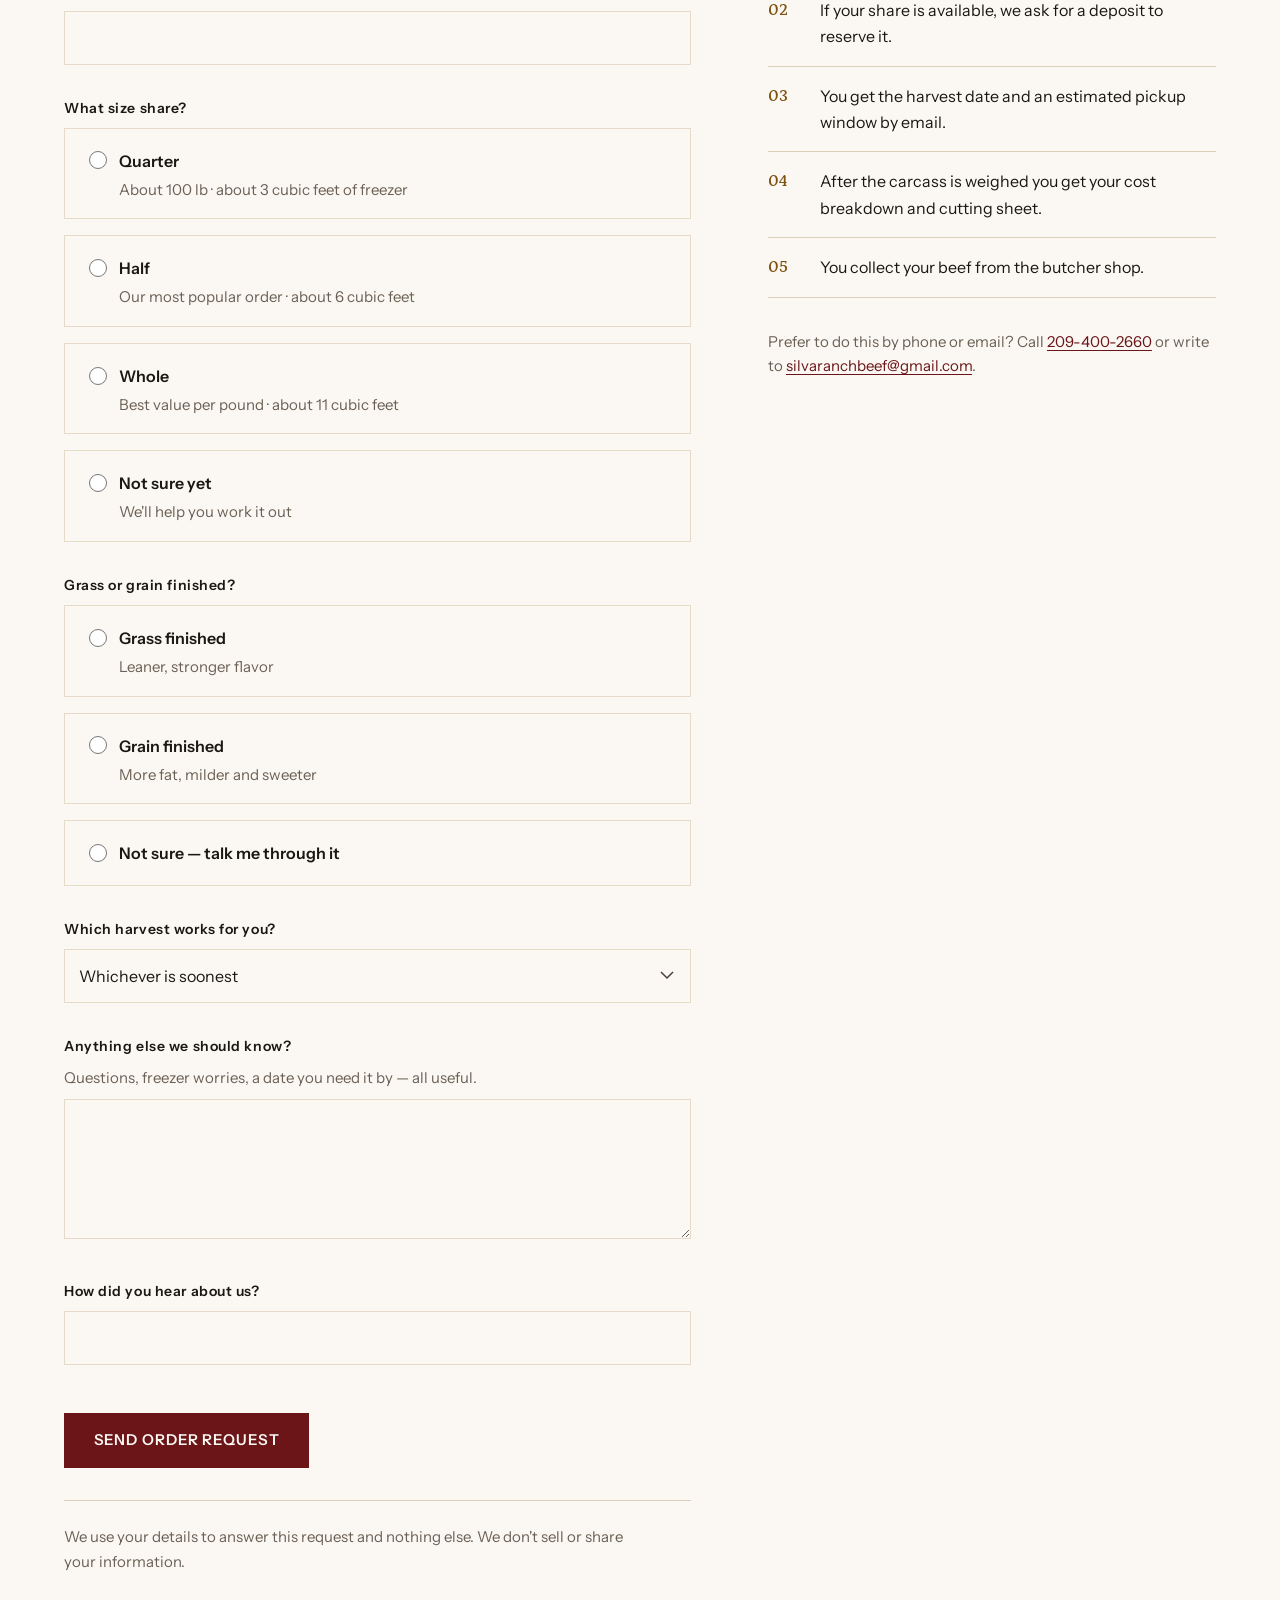
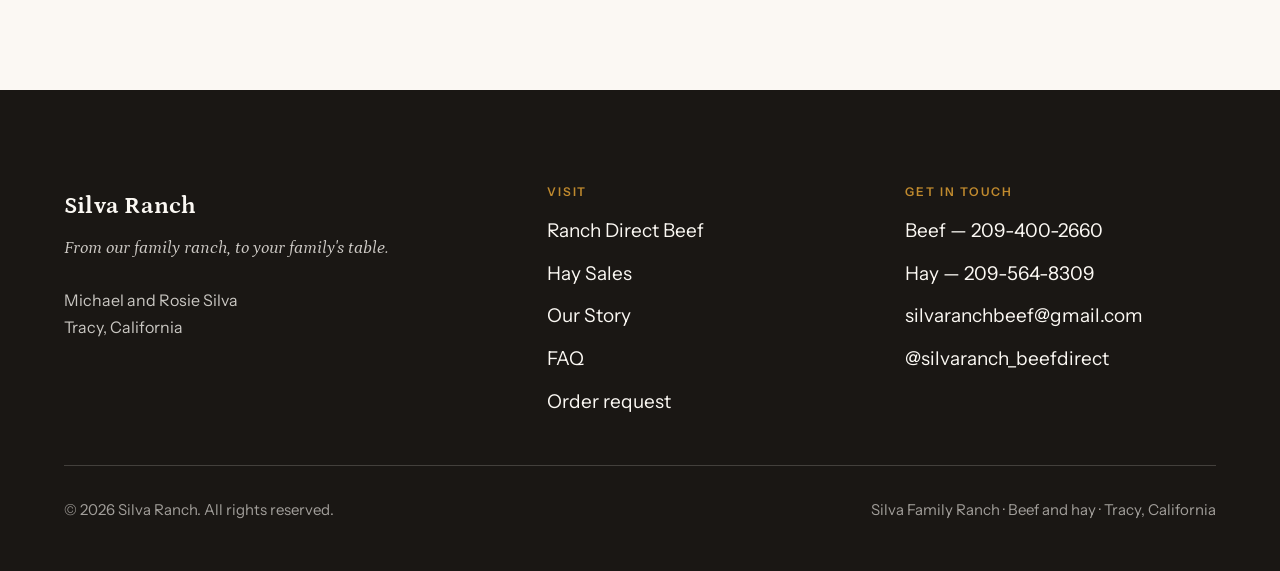
<file: order.html>
<!doctype html>
<html lang="en">
<head>
<meta charset="utf-8">
<meta name="viewport" content="width=device-width, initial-scale=1">
<title>Order request | Silva Ranch, Tracy CA</title>
<meta name="description" content="Request a whole, half or quarter beef share from Silva Ranch in Tracy, California. No payment now — we confirm availability first, then ask for a deposit.">
<meta name="theme-color" content="#FBF8F3">
<link rel="canonical" href="https://www.silvafamilyranch.com/order.html">
<link rel="icon" href="assets/img/favicon-180.png" type="image/png">
<link rel="apple-touch-icon" href="assets/img/favicon-180.png">
<meta property="og:site_name" content="Silva Ranch">
<meta property="og:type" content="website">
<meta property="og:url" content="https://www.silvafamilyranch.com/order.html">
<meta property="og:title" content="Order request | Silva Ranch, Tracy CA">
<meta property="og:description" content="Tell us what share you're after. Nothing is owed until your beef is confirmed.">
<meta property="og:image" content="https://www.silvafamilyranch.com/assets/img/social-card.jpg">
<meta property="og:image:alt" content="Silva Ranch cattle grazing in tall grass at sunset">
<meta name="twitter:card" content="summary_large_image">
<link rel="preconnect" href="https://fonts.googleapis.com">
<link rel="preconnect" href="https://fonts.gstatic.com" crossorigin>
<link href="https://fonts.googleapis.com/css2?family=Instrument+Sans:wght@400..700&family=Petrona:ital,wght@0,400..700;1,400..600&display=swap" rel="stylesheet">
<link rel="stylesheet" href="css/site.css">
</head>
<body>
<a class="skip" href="#main">Skip to content</a>

<header class="site-header">
  <div class="wrap header-inner">
    <a class="brand" href="index.html">
      <img src="assets/img/logo-gear-seal-140.webp" alt="" width="46" height="37">
      <span class="brand-text">
        <span class="brand-name">Silva Ranch</span>
        <span class="brand-tag">Tracy, California</span>
      </span>
    </a>
    <button class="nav-toggle" type="button" aria-expanded="false" aria-controls="nav" aria-label="Menu"><span></span></button>
    <nav class="nav" id="nav" aria-label="Main">
      <a href="beef.html">Beef</a>
      <a href="hay.html">Hay</a>
      <a href="our-story.html">Our Story</a>
      <a href="faq.html">FAQ</a>
      <a href="contact.html">Contact</a>
      <a class="btn" href="order.html">Request a share</a>
    </nav>
  </div>
</header>
<div class="nav-scrim"></div>

<main id="main">

  <section class="page-head">
    <div class="wrap reveal">
      <p class="eyebrow">Step one</p>
      <h1 class="display-xl">Request a beef share.</h1>
      <p class="lede">This isn't a purchase. You're telling us what you're after so we can check it against the harvest schedule. Nothing is owed until your share is confirmed and you choose to go ahead.</p>
      <p class="fine mt-s">This request goes to Michael and Rosie Silva in Tracy, California. There's more than one Silva Ranch &mdash; if you were looking for a different one, this isn't it.</p>
    </div>
  </section>

  <section class="section section--tint section--tight">
    <div class="wrap">
      <div class="availability" data-beef-status>
        <p class="status status--waitlist">Availability</p>
        <h2 class="display-md">Call or email for current availability</h2>
      </div>
      <p class="fine mt-m" data-updated></p>
    </div>
  </section>

  <section class="section">
    <div class="wrap">
      <div class="grid grid--form">

        <div>
          <form class="form" id="order-form" method="post" data-request="Beef share order request" data-page="beef" novalidate>

            <p class="form-lead">Your name, email and phone are needed, along with a share size and a finish. Everything else is optional.</p>

            <div class="field">
              <label for="name">Your name</label>
              <input id="name" name="name" type="text" autocomplete="name" required>
            </div>

            <div class="field">
              <label for="email">Email</label>
              <input id="email" name="email" type="email" autocomplete="email" required>
            </div>

            <div class="field">
              <label for="phone">Phone</label>
              <p class="hint" id="phone-hint">Rosie usually calls to sort out the details.</p>
              <input id="phone" name="phone" type="tel" autocomplete="tel" aria-describedby="phone-hint" required>
            </div>

            <div class="field">
              <label for="town">Town you'd be driving from</label>
              <input id="town" name="town" type="text" autocomplete="address-level2" data-address-autocomplete data-address-kind="town">
            </div>

            <fieldset class="fieldset">
              <legend>What size share?</legend>
              <div class="choices">
                <label class="choice">
                  <input type="radio" name="share" value="Quarter" required>
                  <span><span class="choice-label">Quarter</span><span class="choice-note">About 100 lb &middot; about 3 cubic feet of freezer</span></span>
                </label>
                <label class="choice">
                  <input type="radio" name="share" value="Half">
                  <span><span class="choice-label">Half</span><span class="choice-note">Our most popular order &middot; about 6 cubic feet</span></span>
                </label>
                <label class="choice">
                  <input type="radio" name="share" value="Whole">
                  <span><span class="choice-label">Whole</span><span class="choice-note">Best value per pound &middot; about 11 cubic feet</span></span>
                </label>
                <label class="choice">
                  <input type="radio" name="share" value="Not sure yet">
                  <span><span class="choice-label">Not sure yet</span><span class="choice-note">We'll help you work it out</span></span>
                </label>
              </div>
            </fieldset>

            <fieldset class="fieldset">
              <legend>Grass or grain finished?</legend>
              <div class="choices">
                <label class="choice">
                  <input type="radio" name="finish" value="Grass finished" required>
                  <span><span class="choice-label">Grass finished</span><span class="choice-note">Leaner, stronger flavor</span></span>
                </label>
                <label class="choice">
                  <input type="radio" name="finish" value="Grain finished">
                  <span><span class="choice-label">Grain finished</span><span class="choice-note">More fat, milder and sweeter</span></span>
                </label>
                <label class="choice">
                  <input type="radio" name="finish" value="Not sure">
                  <span><span class="choice-label">Not sure &mdash; talk me through it</span></span>
                </label>
              </div>
            </fieldset>

            <div class="field">
              <label for="season">Which harvest works for you?</label>
              <select id="season" name="season">
                <option value="Whichever is soonest">Whichever is soonest</option>
                <option value="Spring / Summer harvest">Spring / Summer harvest</option>
                <option value="Fall harvest">Fall harvest</option>
              </select>
            </div>

            <div class="field">
              <label for="notes">Anything else we should know?</label>
              <p class="hint" id="notes-hint">Questions, freezer worries, a date you need it by &mdash; all useful.</p>
              <textarea id="notes" name="notes" aria-describedby="notes-hint"></textarea>
            </div>

            <div class="field">
              <label for="heard">How did you hear about us?</label>
              <input id="heard" name="heard" type="text">
            </div>

            <p class="sr-only" aria-hidden="true">
              <label for="website">Leave this field empty</label>
              <input id="website" name="website" type="text" tabindex="-1" autocomplete="off">
            </p>

            <div class="btn-row">
              <button class="btn" type="submit">Send order request</button>
            </div>

            <p class="form-note">We use your details to answer this request and nothing else. We don't sell or share your information.</p>
          </form>

          <div id="order-form-done" hidden>
            <h2 class="display-md">Thanks &mdash; it's on its way.</h2>
            <p class="lede mt-s">Rosie will get back to you with availability. If you'd rather speak to someone now, call <a href="tel:+12094002660">209-400-2660</a>.</p>
          </div>
        </div>

        <aside class="stack">
          <img class="img-wide"
               src="assets/img/product-chuck-board-1280.webp"
               srcset="assets/img/product-chuck-board-480.webp 480w,
                       assets/img/product-chuck-board-800.webp 800w,
                       assets/img/product-chuck-board-1280.webp 1280w"
               sizes="(max-width: 900px) 100vw, 40vw"
               alt="A vacuum-sealed Silva Ranch chuck roast on a branded cutting board"
               width="1280" height="853" loading="lazy">
          <div>
            <div class="rule-head"><p class="eyebrow">What happens next</p></div>
            <ol class="next-steps">
              <li>We check your request against the harvest schedule.</li>
              <li>If your share is available, we ask for a deposit to reserve it.</li>
              <li>You get the harvest date and an estimated pickup window by email.</li>
              <li>After the carcass is weighed you get your cost breakdown and cutting sheet.</li>
              <li>You collect your beef from the butcher shop.</li>
            </ol>
            <p class="fine mt-m">Prefer to do this by phone or email? Call <a href="tel:+12094002660">209-400-2660</a> or write to <a href="mailto:silvaranchbeef@gmail.com">silvaranchbeef@gmail.com</a>.</p>
          </div>
        </aside>

      </div>
    </div>
  </section>

</main>

<footer class="site-footer">
  <div class="wrap">
    <div class="footer-grid">
      <div class="footer-brand">
        <p class="brand-name">Silva Ranch</p>
        <p class="tagline">From our family ranch, to your family's table.</p>
        <p class="fine mt-s">Michael and Rosie Silva<br>Tracy, California</p>
      </div>
      <div>
        <h2>Visit</h2>
        <ul>
          <li><a href="beef.html">Ranch Direct Beef</a></li>
          <li><a href="hay.html">Hay Sales</a></li>
          <li><a href="our-story.html">Our Story</a></li>
          <li><a href="faq.html">FAQ</a></li>
          <li><a href="order.html">Order request</a></li>
        </ul>
      </div>
      <div>
        <h2>Get in touch</h2>
        <ul>
          <li>Beef &mdash; <a href="tel:+12094002660">209-400-2660</a></li>
          <li>Hay &mdash; <a href="tel:+12095648309">209-564-8309</a></li>
          <li><a href="mailto:silvaranchbeef@gmail.com">silvaranchbeef@gmail.com</a></li>
          <li><a href="https://www.instagram.com/silvaranch_beefdirect">@silvaranch_beefdirect</a></li>
        </ul>
      </div>
    </div>
    <div class="footer-bottom">
      <p>&copy; <span data-year>2026</span> Silva Ranch. All rights reserved.</p>
      <p>Silva Family Ranch &middot; Beef and hay &middot; Tracy, California</p>
    </div>
  </div>
</footer>

<script src="js/ranch-data.js"></script>
<script src="js/site.js"></script>
<script src="js/address-config.js"></script>
<script src="js/address-google.js"></script>
<script src="js/address-autocomplete.js"></script>
</body>
</html>
</file>
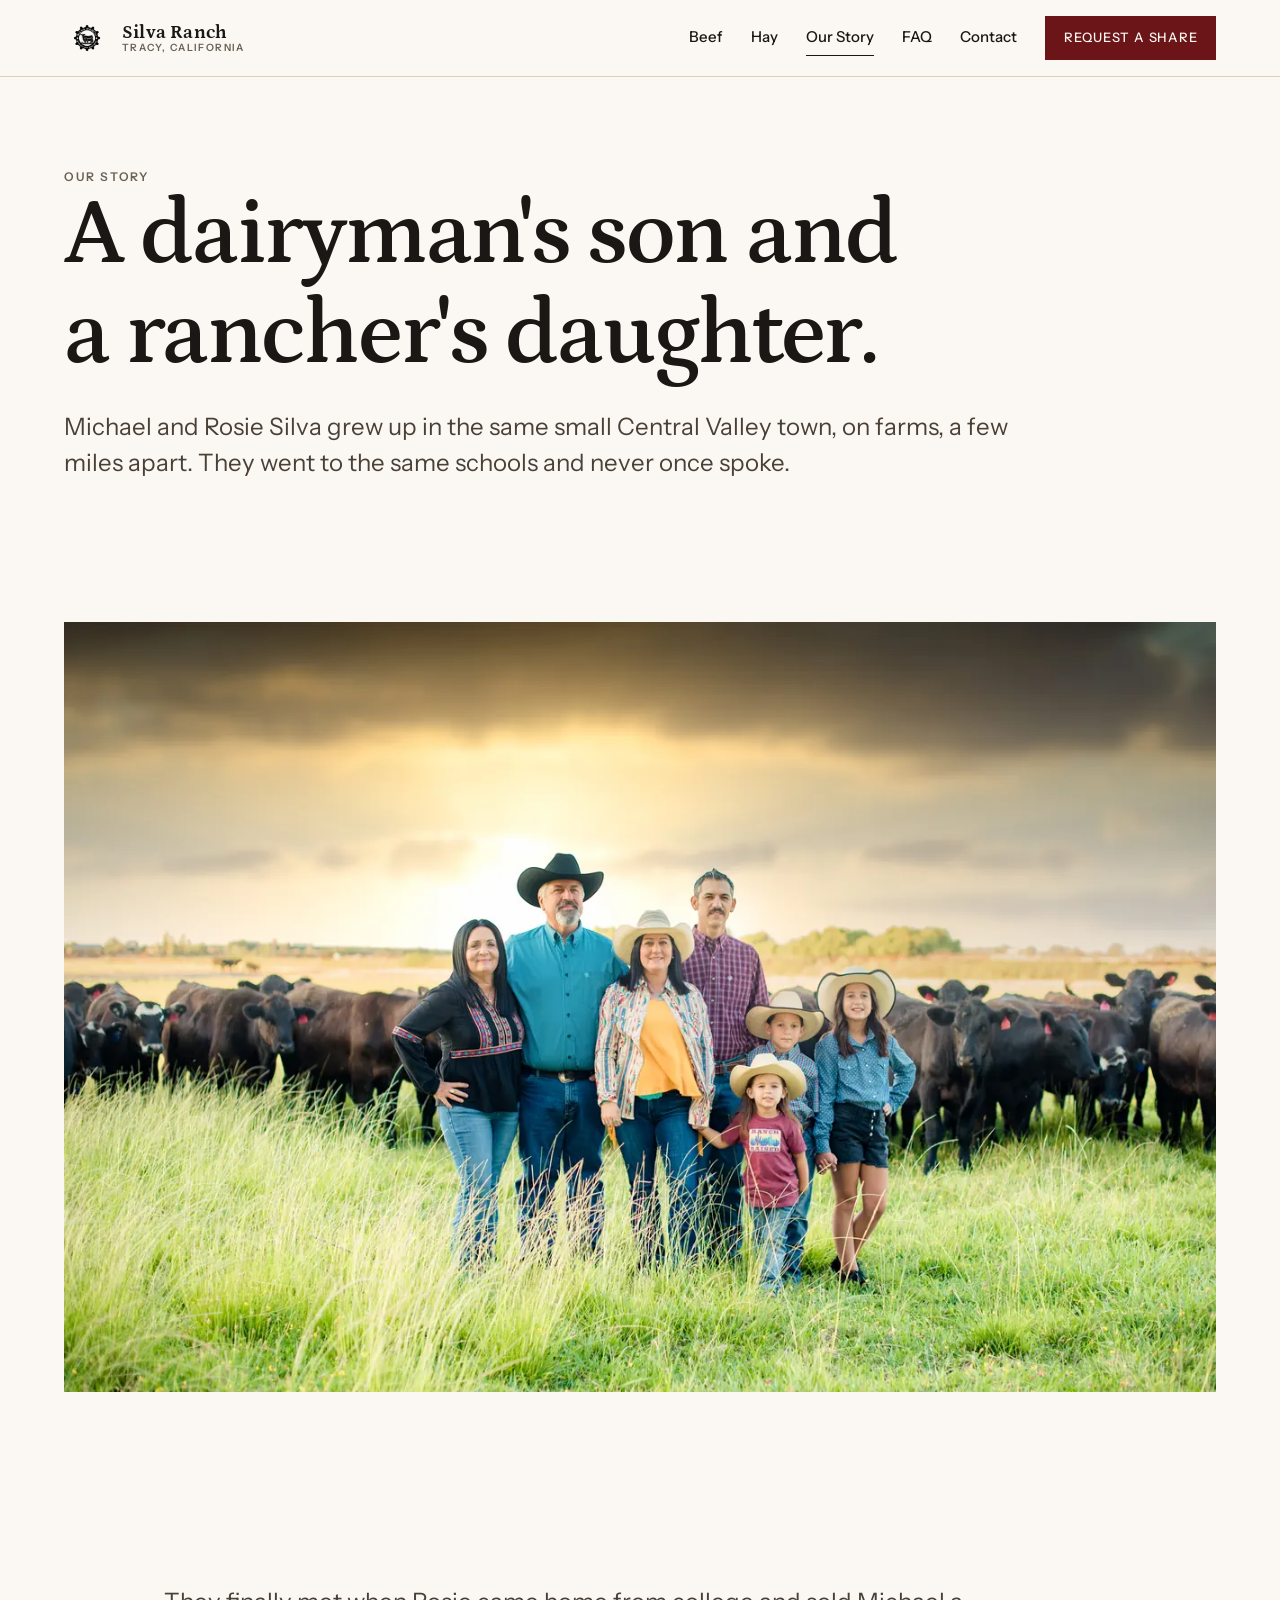
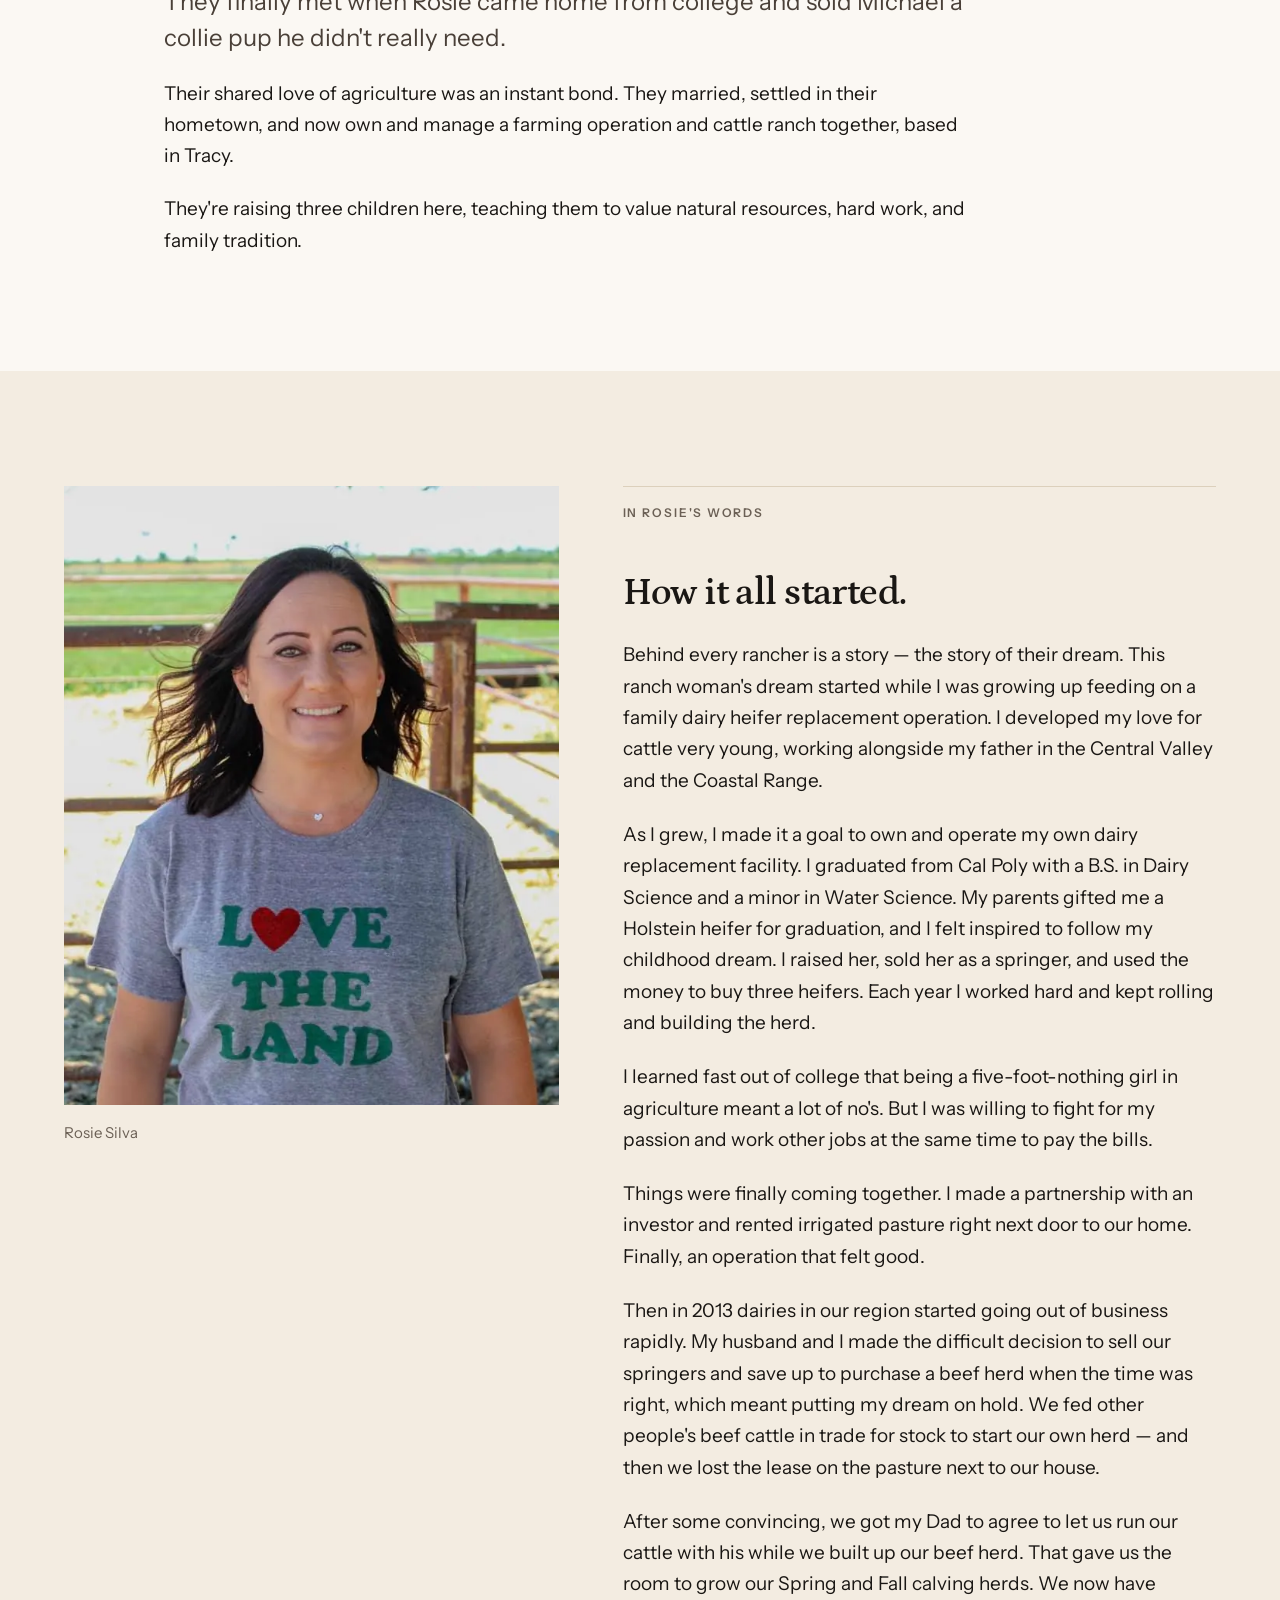
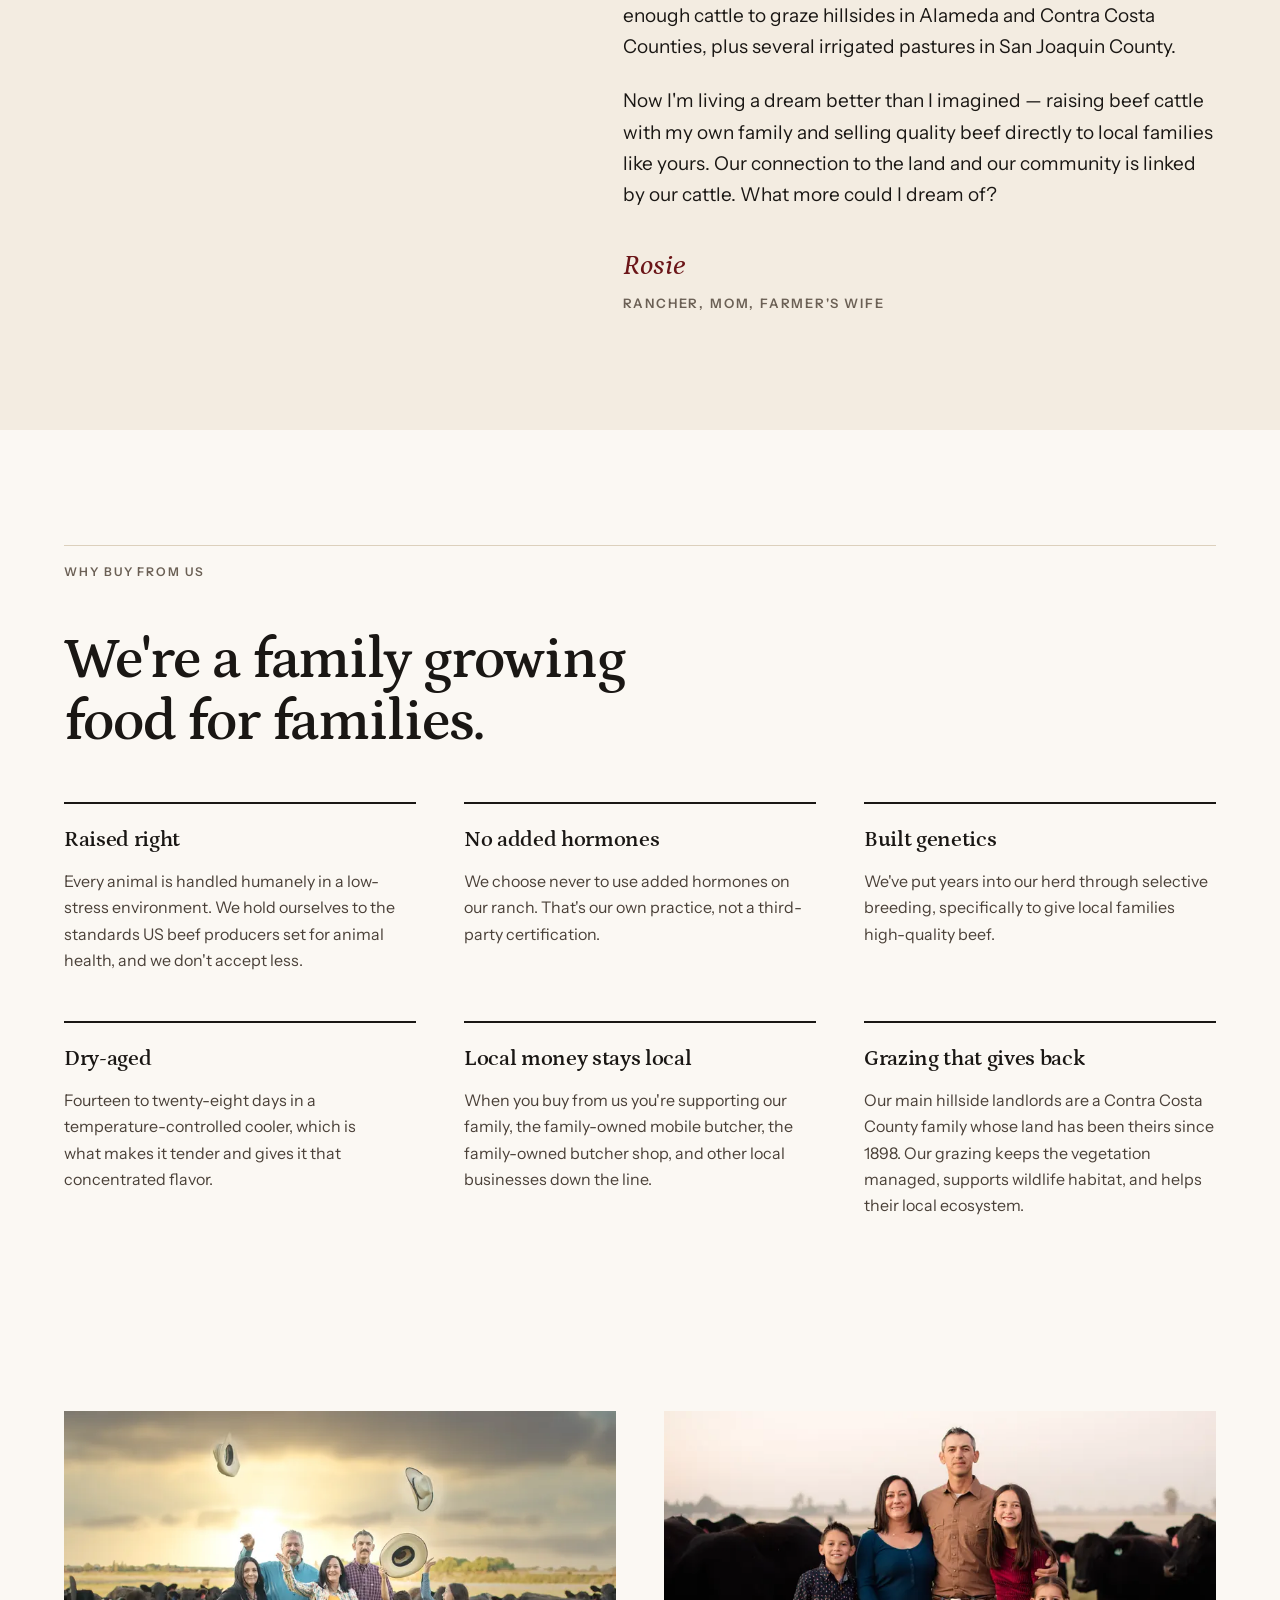
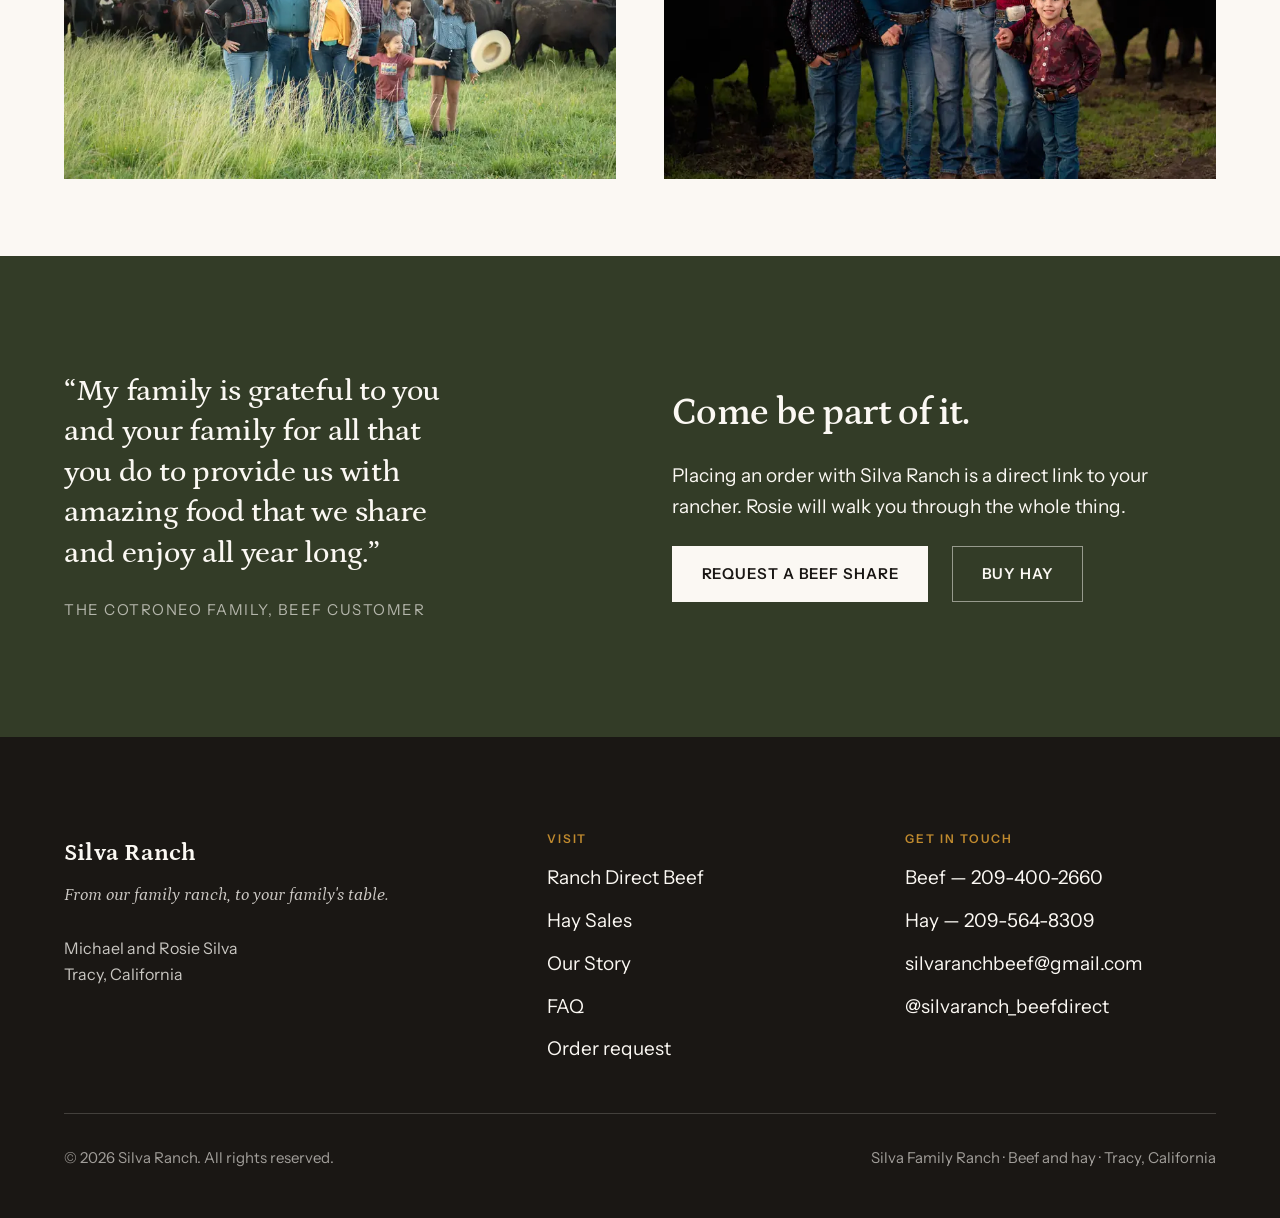
<file: our-story.html>
<!doctype html>
<html lang="en">
<head>
<meta charset="utf-8">
<meta name="viewport" content="width=device-width, initial-scale=1">
<title>Our Story | Silva Ranch, Tracy CA</title>
<meta name="description" content="Michael and Rosie Silva, a dairyman's son and a rancher's daughter, raise beef and grow hay with their three children in Tracy, California. This is how it started.">
<meta name="theme-color" content="#FBF8F3">
<link rel="canonical" href="https://www.silvafamilyranch.com/our-story.html">
<link rel="icon" href="assets/img/favicon-180.png" type="image/png">
<link rel="apple-touch-icon" href="assets/img/favicon-180.png">
<meta property="og:site_name" content="Silva Ranch">
<meta property="og:type" content="website">
<meta property="og:url" content="https://www.silvafamilyranch.com/our-story.html">
<meta property="og:title" content="Our Story | Silva Ranch, Tracy CA">
<meta property="og:description" content="A dairyman's son and a rancher's daughter, raising beef and three children in Tracy, California.">
<meta property="og:image" content="https://www.silvafamilyranch.com/assets/img/social-card.jpg">
<meta property="og:image:alt" content="Silva Ranch cattle grazing in tall grass at sunset">
<meta name="twitter:card" content="summary_large_image">
<link rel="preconnect" href="https://fonts.googleapis.com">
<link rel="preconnect" href="https://fonts.gstatic.com" crossorigin>
<link href="https://fonts.googleapis.com/css2?family=Instrument+Sans:wght@400..700&family=Petrona:ital,wght@0,400..700;1,400..600&display=swap" rel="stylesheet">
<link rel="stylesheet" href="css/site.css">
</head>
<body>
<a class="skip" href="#main">Skip to content</a>

<header class="site-header">
  <div class="wrap header-inner">
    <a class="brand" href="index.html">
      <img src="assets/img/logo-gear-seal-140.webp" alt="" width="46" height="37">
      <span class="brand-text">
        <span class="brand-name">Silva Ranch</span>
        <span class="brand-tag">Tracy, California</span>
      </span>
    </a>
    <button class="nav-toggle" type="button" aria-expanded="false" aria-controls="nav" aria-label="Menu"><span></span></button>
    <nav class="nav" id="nav" aria-label="Main">
      <a href="beef.html">Beef</a>
      <a href="hay.html">Hay</a>
      <a href="our-story.html">Our Story</a>
      <a href="faq.html">FAQ</a>
      <a href="contact.html">Contact</a>
      <a class="btn" href="order.html">Request a share</a>
    </nav>
  </div>
</header>
<div class="nav-scrim"></div>

<main id="main">

  <section class="page-head">
    <div class="wrap reveal">
      <p class="eyebrow">Our Story</p>
      <h1 class="display-xl">A dairyman's son and a rancher's daughter.</h1>
      <p class="lede">Michael and Rosie Silva grew up in the same small Central Valley town, on farms, a few miles apart. They went to the same schools and never once spoke.</p>
    </div>
  </section>

  <section class="section--tight">
    <div class="wrap">
      <img src="assets/img/family-three-gen-1920.webp"
           srcset="assets/img/family-three-gen-480.webp 480w,
                   assets/img/family-three-gen-800.webp 800w,
                   assets/img/family-three-gen-1280.webp 1280w,
                   assets/img/family-three-gen-1920.webp 1920w,
                   assets/img/family-three-gen-2560.webp 2560w"
           sizes="(max-width: 1320px) 100vw, 1320px"
           alt="Three generations of the Silva family standing together in a pasture with their cattle"
           width="1920" height="1282" loading="lazy">
    </div>
  </section>

  <section class="section">
    <div class="wrap wrap--narrow">
      <div class="prose measure">
        <p class="lede">They finally met when Rosie came home from college and sold Michael a collie pup he didn't really need.</p>
        <p>Their shared love of agriculture was an instant bond. They married, settled in their hometown, and now own and manage a farming operation and cattle ranch together, based in Tracy.</p>
        <p>They're raising three children here, teaching them to value natural resources, hard work, and family tradition.</p>
      </div>
    </div>
  </section>

  <section class="section section--tint">
    <div class="wrap">
      <div class="grid grid--offset">
        <figure class="media-first">
          <img class="img-tall"
               src="assets/img/rosie-headshot-640.webp"
               srcset="assets/img/rosie-headshot-480.webp 480w,
                       assets/img/rosie-headshot-640.webp 640w"
               sizes="(max-width: 900px) 100vw, 45vw"
               alt="Rosie Silva wearing a Love The Land shirt"
               width="640" height="960" loading="lazy">
          <figcaption>Rosie Silva</figcaption>
        </figure>
        <div class="letter">
          <div class="rule-head"><p class="eyebrow">In Rosie's words</p></div>
          <h2 class="display-md">How it all started.</h2>
          <p class="mt-s">Behind every rancher is a story &mdash; the story of their dream. This ranch woman's dream started while I was growing up feeding on a family dairy heifer replacement operation. I developed my love for cattle very young, working alongside my father in the Central Valley and the Coastal Range.</p>
          <p>As I grew, I made it a goal to own and operate my own dairy replacement facility. I graduated from Cal Poly with a B.S. in Dairy Science and a minor in Water Science. My parents gifted me a Holstein heifer for graduation, and I felt inspired to follow my childhood dream. I raised her, sold her as a springer, and used the money to buy three heifers. Each year I worked hard and kept rolling and building the herd.</p>
          <p>I learned fast out of college that being a five-foot-nothing girl in agriculture meant a lot of no's. But I was willing to fight for my passion and work other jobs at the same time to pay the bills.</p>
          <p>Things were finally coming together. I made a partnership with an investor and rented irrigated pasture right next door to our home. Finally, an operation that felt good.</p>
          <p>Then in 2013 dairies in our region started going out of business rapidly. My husband and I made the difficult decision to sell our springers and save up to purchase a beef herd when the time was right, which meant putting my dream on hold. We fed other people's beef cattle in trade for stock to start our own herd &mdash; and then we lost the lease on the pasture next to our house.</p>
          <p>After some convincing, we got my Dad to agree to let us run our cattle with his while we built up our beef herd. That gave us the room to grow our Spring and Fall calving herds. We now have enough cattle to graze hillsides in Alameda and Contra Costa Counties, plus several irrigated pastures in San Joaquin County.</p>
          <p>Now I'm living a dream better than I imagined &mdash; raising beef cattle with my own family and selling quality beef directly to local families like yours. Our connection to the land and our community is linked by our cattle. What more could I dream of?</p>
          <p class="signoff">Rosie<span>Rancher, mom, farmer's wife</span></p>
        </div>
      </div>
    </div>
  </section>

  <section class="section">
    <div class="wrap">
      <div class="rule-head"><p class="eyebrow">Why buy from us</p></div>
      <h2 class="display-lg head">We're a family growing food for families.</h2>

      <div class="grid grid--3 mt-l">
        <div class="slab">
          <h3>Raised right</h3>
          <p>Every animal is handled humanely in a low-stress environment. We hold ourselves to the standards US beef producers set for animal health, and we don't accept less.</p>
        </div>
        <div class="slab">
          <h3>No added hormones</h3>
          <p>We choose never to use added hormones on our ranch. That's our own practice, not a third-party certification.</p>
        </div>
        <div class="slab">
          <h3>Built genetics</h3>
          <p>We've put years into our herd through selective breeding, specifically to give local families high-quality beef.</p>
        </div>
        <div class="slab">
          <h3>Dry-aged</h3>
          <p>Fourteen to twenty-eight days in a temperature-controlled cooler, which is what makes it tender and gives it that concentrated flavor.</p>
        </div>
        <div class="slab">
          <h3>Local money stays local</h3>
          <p>When you buy from us you're supporting our family, the family-owned mobile butcher, the family-owned butcher shop, and other local businesses down the line.</p>
        </div>
        <div class="slab">
          <h3>Grazing that gives back</h3>
          <p>Our main hillside landlords are a Contra Costa County family whose land has been theirs since 1898. Our grazing keeps the vegetation managed, supports wildlife habitat, and helps their local ecosystem.</p>
        </div>
      </div>
    </div>
  </section>

  <section class="section--tight">
    <div class="wrap">
      <h2 class="sr-only">The Silva family</h2>
      <div class="grid grid--2">
        <img class="img-wide"
             src="assets/img/family-hat-toss-1280.webp"
             srcset="assets/img/family-hat-toss-480.webp 480w,
                     assets/img/family-hat-toss-800.webp 800w,
                     assets/img/family-hat-toss-1280.webp 1280w"
             sizes="(max-width: 620px) 100vw, 50vw"
             alt="The Silva family tossing their hats in the air in a pasture"
             width="1280" height="855" loading="lazy">
        <img class="img-wide"
             src="assets/img/family-five-herd-1280.webp"
             srcset="assets/img/family-five-herd-480.webp 480w,
                     assets/img/family-five-herd-800.webp 800w,
                     assets/img/family-five-herd-1280.webp 1280w"
             sizes="(max-width: 620px) 100vw, 50vw"
             alt="Michael and Rosie Silva with their three children in front of the herd"
             width="1280" height="1024" loading="lazy">
      </div>
    </div>
  </section>

  <section class="section section--pasture">
    <div class="wrap">
      <div class="grid grid--split">
        <div class="quote">
          <blockquote>&ldquo;My family is grateful to you and your family for all that you do to provide us with amazing food that we share and enjoy all year long.&rdquo;</blockquote>
          <cite>The Cotroneo Family, beef customer</cite>
        </div>
        <div class="stack">
          <h2 class="display-md">Come be part of it.</h2>
          <p>Placing an order with Silva Ranch is a direct link to your rancher. Rosie will walk you through the whole thing.</p>
          <div class="btn-row">
            <a class="btn" href="order.html">Request a beef share</a>
            <a class="btn btn--ghost" href="hay.html">Buy hay</a>
          </div>
        </div>
      </div>
    </div>
  </section>

</main>

<footer class="site-footer">
  <div class="wrap">
    <div class="footer-grid">
      <div class="footer-brand">
        <p class="brand-name">Silva Ranch</p>
        <p class="tagline">From our family ranch, to your family's table.</p>
        <p class="fine mt-s">Michael and Rosie Silva<br>Tracy, California</p>
      </div>
      <div>
        <h2>Visit</h2>
        <ul>
          <li><a href="beef.html">Ranch Direct Beef</a></li>
          <li><a href="hay.html">Hay Sales</a></li>
          <li><a href="our-story.html">Our Story</a></li>
          <li><a href="faq.html">FAQ</a></li>
          <li><a href="order.html">Order request</a></li>
        </ul>
      </div>
      <div>
        <h2>Get in touch</h2>
        <ul>
          <li>Beef &mdash; <a href="tel:+12094002660">209-400-2660</a></li>
          <li>Hay &mdash; <a href="tel:+12095648309">209-564-8309</a></li>
          <li><a href="mailto:silvaranchbeef@gmail.com">silvaranchbeef@gmail.com</a></li>
          <li><a href="https://www.instagram.com/silvaranch_beefdirect">@silvaranch_beefdirect</a></li>
        </ul>
      </div>
    </div>
    <div class="footer-bottom">
      <p>&copy; <span data-year>2026</span> Silva Ranch. All rights reserved.</p>
      <p>Silva Family Ranch &middot; Beef and hay &middot; Tracy, California</p>
    </div>
  </div>
</footer>

<script src="js/ranch-data.js"></script>
<script src="js/site.js"></script>
</body>
</html>
</file>
<file: css/site.css>
/* ==========================================================================
   Silva Ranch — design system
   Warm paper, deep ink, one maroon accent. Photographs and rhythm carry it.
   ========================================================================== */

:root {
  color-scheme: light;

  /* ---- ink & paper ---- */
  --ink:        #1A1714;
  --ink-soft:   #4A4038;
  --ink-mute:   #6B6055;
  --paper:      #FBF8F3;
  --paper-2:    #F3ECE1;
  --paper-3:    #E6DBC9;
  --rule:       #DCD0BC;

  /* ---- accents ----
     wheat reads on dark grounds only; wheat-dk is its light-ground twin. */
  --maroon:     #6B1518;
  --maroon-dk:  #4E0F11;
  --wheat:      #C08A2E;
  --wheat-dk:   #7E5210;
  --pasture:    #333C27;

  /* ---- type ---- */
  --display: "Petrona", "Petrona Fallback", Georgia, serif;
  --body:    "Instrument Sans", "Instrument Fallback", -apple-system, BlinkMacSystemFont, sans-serif;

  --t-xl:   clamp(2.75rem, 7.2vw, 6rem);
  --t-lg:   clamp(2.1rem,  4.6vw, 3.6rem);
  --t-md:   clamp(1.6rem,  3vw,   2.5rem);
  --t-sm:   clamp(1.2rem,  1.7vw, 1.5rem);
  --t-body: clamp(1.0625rem, 0.4vw + 1rem, 1.1875rem);
  --t-fine: 0.9375rem;
  --t-eyebrow: 0.75rem;

  /* ---- space ---- */
  --s1: 0.5rem;  --s2: 1rem;   --s3: 1.5rem;  --s4: 2rem;
  --s5: 3rem;    --s6: 4rem;   --s7: 6rem;    --s8: 9rem;
  --section: clamp(4rem, 9vw, 8.5rem);

  /* ---- layout ---- */
  --wide:    1320px;
  --content: 1080px;
  --gutter:  clamp(1.25rem, 5vw, 4rem);
  --stick:   76px;

  /* ---- line lengths: three for prose, two for headlines. Nothing else. ---- */
  --measure-sm: 46ch;
  --measure:    62ch;
  --measure-lg: 72ch;
  --head-sm:    16ch;
  --head:       20ch;
}

/* Stand-in fonts sized to match the real ones, so the page does not reflow
   when the webfonts arrive. Ratios measured against Petrona and Instrument Sans. */
@font-face {
  font-family: "Petrona Fallback";
  src: local("Georgia"), local("Times New Roman");
  size-adjust: 87%;
  ascent-override: 92%;
  descent-override: 24%;
  line-gap-override: 0%;
}
@font-face {
  font-family: "Instrument Fallback";
  src: local("Arial"), local("Helvetica Neue");
  size-adjust: 97%;
  ascent-override: 96%;
  descent-override: 25%;
  line-gap-override: 0%;
}

/* ==========================================================================
   Reset
   ========================================================================== */

*, *::before, *::after { box-sizing: border-box; }
* { margin: 0; }

html { -webkit-text-size-adjust: 100%; scroll-behavior: smooth; }
@media (prefers-reduced-motion: reduce) {
  html { scroll-behavior: auto; }
  *, *::before, *::after { animation-duration: 0.01ms !important; transition-duration: 0.01ms !important; }
}

body {
  background: var(--paper);
  color: var(--ink);
  font-family: var(--body);
  font-size: var(--t-body);
  line-height: 1.65;
  font-synthesis-weight: none;
  -webkit-font-smoothing: antialiased;
}

/* Anything jumped to lands clear of the sticky header. */
#main, h1, h2, h3, [id] { scroll-margin-top: calc(var(--stick) + var(--s2)); }

img, picture, svg { display: block; max-width: 100%; height: auto; }
button, input, select, textarea { font: inherit; color: inherit; }

h1, h2, h3, h4 {
  font-family: var(--display);
  font-weight: 600;
  line-height: 1.08;
  letter-spacing: -0.015em;
  text-wrap: balance;
}

p, li { text-wrap: pretty; }

a { color: var(--maroon); text-underline-offset: 0.18em; text-decoration-thickness: 1px; }
a:hover { color: var(--maroon-dk); }

:focus-visible { outline: 2px solid var(--maroon); outline-offset: 3px; border-radius: 2px; }
/* Maroon disappears on the dark grounds — the ring has to change with them. */
.section--dark :focus-visible,
.section--pasture :focus-visible,
.site-footer :focus-visible,
.hero :focus-visible { outline-color: var(--paper); }

.skip {
  position: absolute; left: -9999px;
  background: var(--ink); color: var(--paper);
  padding: var(--s2) var(--s3); z-index: 200;
}
.skip:focus { left: var(--s2); top: var(--s2); }

.sr-only {
  position: absolute; width: 1px; height: 1px; padding: 0;
  margin: -1px; overflow: hidden; clip: rect(0,0,0,0); white-space: nowrap; border: 0;
}

/* ==========================================================================
   Layout primitives
   ========================================================================== */

.wrap { width: 100%; max-width: var(--wide); margin-inline: auto; padding-inline: var(--gutter); }
.wrap--narrow { max-width: var(--content); }

.measure    { max-width: var(--measure); }
.measure-sm { max-width: var(--measure-sm); }
.measure-lg { max-width: var(--measure-lg); }
.head       { max-width: var(--head); }
.head-sm    { max-width: var(--head-sm); }

.section { padding-block: var(--section); }
.section--tight { padding-block: clamp(3rem, 6vw, 5.5rem); }
/* A thin band, not a section — keeps two adjacent blocks from reading as one. */
.section--band { padding-block: clamp(1.75rem, 3.5vw, 2.75rem); border-bottom: 1px solid var(--rule); }
.section--tint { background: var(--paper-2); }
.section--dark { background: var(--ink); color: var(--paper); }
.section--pasture { background: var(--pasture); color: var(--paper); }

.section--dark h1, .section--dark h2, .section--dark h3,
.section--pasture h1, .section--pasture h2, .section--pasture h3 { color: var(--paper); }
.section--dark a:not(.btn), .section--pasture a:not(.btn) { color: var(--wheat); }
.section--dark a:not(.btn):hover, .section--pasture a:not(.btn):hover { color: #E0AC53; }

.stack > * + * { margin-top: var(--s3); }
.stack-lg > * + * { margin-top: var(--s5); }

/* Three spacing steps for genuine one-offs. Everything else belongs to a component. */
.mt-s { margin-top: var(--s3); }
.mt-m { margin-top: var(--s4); }
.mt-l { margin-top: var(--s5); }

/* ==========================================================================
   Typography components
   ========================================================================== */

.eyebrow {
  font-family: var(--body);
  font-size: var(--t-eyebrow);
  font-weight: 600;
  letter-spacing: 0.16em;
  text-transform: uppercase;
  color: var(--ink-mute);
  margin: 0;
}
.section--dark .eyebrow, .section--pasture .eyebrow { color: var(--wheat); }

/* A rule with a label sitting on it — the catalog device that structures the page. */
.rule-head {
  display: flex;
  align-items: baseline;
  gap: var(--s3);
  border-top: 1px solid var(--rule);
  padding-top: var(--s2);
  margin-bottom: var(--s5);
}
.rule-head .eyebrow { flex: none; }
.rule-head::after { content: ""; flex: 1 1 auto; }
.section--dark .rule-head, .section--pasture .rule-head { border-color: rgba(251,248,243,0.24); }

.display-xl, .display-lg, .display-md, .display-sm {
  font-family: var(--display); font-weight: 600; line-height: 1.08; text-wrap: balance;
}
.display-xl { font-size: var(--t-xl); letter-spacing: -0.025em; }
.display-lg { font-size: var(--t-lg); letter-spacing: -0.02em; }
.display-md { font-size: var(--t-md); line-height: 1.15; }
.display-sm { font-size: var(--t-sm); letter-spacing: -0.01em; line-height: 1.2; }

.lede {
  font-size: clamp(1.1875rem, 1.1vw + 1rem, 1.5rem);
  line-height: 1.5;
  color: var(--ink-soft);
}
.section--dark .lede, .section--pasture .lede { color: rgba(251,248,243,0.82); }

.fine { font-size: var(--t-fine); color: var(--ink-mute); }
.section--dark .fine, .section--pasture .fine { color: rgba(251,248,243,0.7); }

.prose > * + * { margin-top: 1.15em; }
.prose h3 { margin-top: 2em; font-size: var(--t-sm); }
.prose h3:first-child { margin-top: 0; }
.prose ul { padding-left: 1.15em; }
.prose li + li { margin-top: 0.45em; }
.prose strong { font-weight: 600; }

/* ==========================================================================
   Buttons
   ========================================================================== */

.btn {
  display: inline-flex; align-items: center; justify-content: center; gap: 0.6em;
  font-family: var(--body);
  font-size: 0.9375rem; font-weight: 600;
  letter-spacing: 0.06em; text-transform: uppercase;
  padding: 0.95em 1.9em;
  min-height: 48px;
  border: 1px solid var(--maroon);
  background: var(--maroon); color: var(--paper);
  text-decoration: none; cursor: pointer;
  transition: background 160ms ease, color 160ms ease, border-color 160ms ease;
}
.btn:hover { background: var(--maroon-dk); border-color: var(--maroon-dk); color: var(--paper); }

.btn--ghost { background: transparent; color: var(--ink); border-color: var(--ink); }
.btn--ghost:hover { background: var(--ink); color: var(--paper); border-color: var(--ink); }

/* Maroon on a flat dark ground is the same value as the ground — the block
   vanishes and only the lettering reads. Cream carries the primary there. */
.section--dark .btn:not(.btn--ghost),
.section--pasture .btn:not(.btn--ghost) {
  background: var(--paper); color: var(--ink); border-color: var(--paper);
}
.section--dark .btn:not(.btn--ghost):hover,
.section--pasture .btn:not(.btn--ghost):hover {
  background: var(--wheat); border-color: var(--wheat); color: var(--ink);
}
.section--dark .btn--ghost, .section--pasture .btn--ghost { color: var(--paper); border-color: rgba(251,248,243,0.5); }
.section--dark .btn--ghost:hover, .section--pasture .btn--ghost:hover { background: var(--paper); color: var(--ink); border-color: var(--paper); }

.btn-row { display: flex; flex-wrap: wrap; gap: var(--s2) var(--s3); align-items: center; }

/* A quiet text link with a trailing rule — used for secondary navigation. */
.link-arrow {
  display: inline-flex; align-items: center; gap: 0.5em;
  font-weight: 600; font-size: 0.9375rem;
  letter-spacing: 0.04em; text-transform: uppercase;
  text-decoration: none;
  border-bottom: 1px solid currentColor; padding-bottom: 0.25em;
}
.link-arrow::after { content: "→"; transition: transform 160ms ease; }
.link-arrow:hover::after { transform: translateX(3px); }
/* Grow the tap target upward so the underline stays tight to the text. */
@media (max-width: 900px) { .link-arrow { padding-block: 1em 0.25em; } }

/* ==========================================================================
   Header
   ========================================================================== */

.site-header {
  position: sticky; top: 0; z-index: 100;
  background: rgba(251,248,243,0.94);
  backdrop-filter: blur(10px);
  border-bottom: 1px solid var(--rule);
}

.header-inner {
  display: flex; align-items: center; justify-content: space-between;
  gap: var(--s3);
  min-height: var(--stick);
}

.brand { display: flex; align-items: center; gap: 0.75rem; min-height: 44px; text-decoration: none; color: var(--ink); }
.brand img { width: 46px; height: auto; }
.brand-text { display: flex; flex-direction: column; line-height: 1.05; }
.brand-name {
  font-family: var(--display); font-weight: 700;
  font-size: 1.2rem; letter-spacing: 0.01em;
}
.brand-tag {
  font-size: 0.625rem; font-weight: 600;
  letter-spacing: 0.14em; text-transform: uppercase; color: var(--ink-mute);
}

.nav { display: flex; align-items: center; gap: clamp(1rem, 2.2vw, 2rem); }
.nav a {
  font-size: 0.9375rem; font-weight: 500;
  color: var(--ink); text-decoration: none;
  padding-block: 0.35em;
  border-bottom: 1.5px solid transparent;
}
.nav a:hover { border-bottom-color: var(--maroon); color: var(--maroon); }
.nav a[aria-current="page"] { border-bottom-color: var(--ink); }
/* .nav a sets the link colour, and it outranks .btn — say it again here or the
   header button ends up dark text on the maroon fill. */
.nav .btn { font-size: 0.8125rem; padding: 0.75em 1.35em; min-height: 44px; border-bottom-width: 1px; color: var(--paper); }
.nav .btn:hover { border-bottom-color: var(--maroon-dk); color: var(--paper); }

.nav-toggle {
  display: none;
  background: none; border: 1px solid var(--rule);
  width: 46px; height: 46px; cursor: pointer;
  align-items: center; justify-content: center;
}
.nav-toggle span { display: block; width: 20px; height: 1.5px; background: var(--ink); position: relative; }
.nav-toggle span::before, .nav-toggle span::after {
  content: ""; position: absolute; left: 0; width: 20px; height: 1.5px; background: var(--ink);
  transition: transform 180ms ease, opacity 180ms ease;
}
.nav-toggle span::before { top: -6px; }
.nav-toggle span::after  { top: 6px; }
.nav-toggle[aria-expanded="true"] span { background: transparent; }
.nav-toggle[aria-expanded="true"] span::before { transform: translateY(6px) rotate(45deg); }
.nav-toggle[aria-expanded="true"] span::after  { transform: translateY(-6px) rotate(-45deg); }

@media (max-width: 900px) {
  .nav-toggle { display: flex; }
  .nav {
    position: fixed; inset: var(--stick) 0 auto 0;
    flex-direction: column; align-items: stretch; gap: 0;
    background: var(--paper);
    border-bottom: 1px solid var(--rule);
    padding: var(--s2) var(--gutter) var(--s4);
    max-height: calc(100dvh - var(--stick)); overflow-y: auto;
    transform: translateY(-8px); opacity: 0;
    /* Closed means gone — not just invisible. Without this the links stay
       in the tab order and keyboard focus disappears into nothing. */
    visibility: hidden;
    transition: opacity 180ms ease, transform 180ms ease, visibility 0s linear 180ms;
  }
  .nav[data-open="true"] {
    transform: translateY(0); opacity: 1; visibility: visible;
    transition: opacity 180ms ease, transform 180ms ease, visibility 0s;
  }
  .nav a {
    padding-block: 0.9em;
    border-bottom: 1px solid var(--rule);
    font-size: 1.0625rem;
  }
  .nav a:hover { border-bottom-color: var(--rule); }
  .nav a[aria-current="page"] { color: var(--maroon); }
  .nav .btn { margin-top: var(--s3); border: 1px solid var(--maroon); justify-content: center; }

  /* Dim the page behind the open drawer so it reads as a layer, not a bump. */
  .nav-scrim {
    position: fixed; inset: var(--stick) 0 0 0; z-index: 90;
    background: rgba(26,23,20,0.45);
    opacity: 0; visibility: hidden;
    transition: opacity 180ms ease, visibility 0s linear 180ms;
  }
  body[data-nav-open="true"] .nav-scrim { opacity: 1; visibility: visible; transition: opacity 180ms ease, visibility 0s; }
  body[data-nav-open="true"] { overflow: hidden; }
}

/* Landscape phones: a single column pushes "Request a share" out of sight.
   Two columns fit the whole menu without shrinking the tap targets. */
@media (max-width: 900px) and (max-height: 480px) {
  .nav[data-open="true"] { display: grid; grid-template-columns: 1fr 1fr; column-gap: var(--s4); align-content: start; }
  .nav .btn { grid-column: 1 / -1; }
}

/* ==========================================================================
   Hero
   ========================================================================== */

.hero { position: relative; background: var(--ink); }
.hero-media { position: relative; }
.hero-media img {
  width: 100%; height: clamp(420px, 74vh, 780px);
  object-fit: cover; object-position: center 42%;
}
/* The moving version of the same photograph. It sits on top of the still and
   fades up once it is actually playing, so a slow connection just keeps the
   photo and nothing ever jumps. */
.hero-video {
  position: absolute; inset: 0;
  width: 100%; height: 100%;
  object-fit: cover; object-position: center 42%;
  opacity: 0; transition: opacity 1400ms ease;
  pointer-events: none;
}
.hero-video[data-playing] { opacity: 1; }

.hero-media::after {
  content: ""; position: absolute; inset: 0;
  background: linear-gradient(to top, rgba(16,13,11,0.88) 0%, rgba(16,13,11,0.62) 38%, rgba(16,13,11,0.22) 72%, rgba(16,13,11,0.10) 100%);
}

.hero .btn--ghost { color: var(--paper); border-color: rgba(251,248,243,0.55); }
.hero .btn--ghost:hover { background: var(--paper); color: var(--ink); border-color: var(--paper); }

.hero-copy {
  position: absolute; inset: auto 0 0 0; z-index: 2;
  padding-bottom: clamp(2.5rem, 6vw, 5rem);
  color: var(--paper);
}
.hero-copy .eyebrow { color: var(--wheat); margin-bottom: var(--s2); }
.hero-copy h1 { color: var(--paper); max-width: 18ch; }
.hero-copy .lede { color: rgba(251,248,243,0.9); max-width: var(--measure-sm); margin-top: var(--s3); }
.hero-copy .btn-row { margin-top: var(--s4); }

/* Landscape phones: the hero floor is taller than the screen, which pushes
   the copy up under the sticky header. Fit it to what's actually visible. */
@media (orientation: landscape) and (max-height: 560px) {
  .hero-media img { height: calc(100svh - var(--stick)); min-height: 280px; }
  .hero-copy { padding-bottom: var(--s3); }
  .hero-copy h1 { font-size: clamp(1.9rem, 4.6vw, 2.75rem); max-width: 24ch; }
  .hero-copy .lede { font-size: 1rem; margin-top: var(--s2); max-width: var(--measure); }
  .hero-copy .btn-row { margin-top: var(--s3); }
}

/* Interior page header — no photo, just type on paper. */
.page-head { padding-block: clamp(3.5rem, 7vw, 6.5rem) clamp(2.5rem, 5vw, 4rem); }
.page-head h1 { max-width: var(--head); }
.page-head .lede { margin-top: var(--s3); max-width: var(--measure); }
.page-head .btn-row { margin-top: var(--s4); }

/* ==========================================================================
   Grids
   ========================================================================== */

.grid { display: grid; gap: var(--s5); }
.grid--2 { grid-template-columns: repeat(2, 1fr); }
.grid--3 { grid-template-columns: repeat(3, 1fr); }
.grid--split { grid-template-columns: 1fr 1fr; align-items: center; gap: clamp(2rem, 5vw, 5rem); }
.grid--offset { grid-template-columns: 5fr 6fr; align-items: start; gap: clamp(2rem, 5vw, 5rem); }
.grid--form   { grid-template-columns: 7fr 5fr; align-items: start; gap: clamp(2.5rem, 6vw, 6rem); }

@media (max-width: 900px) {
  .grid--3 { grid-template-columns: repeat(2, 1fr); }
  .grid--split, .grid--offset, .grid--form { grid-template-columns: 1fr; }
  .grid--offset .media-first { order: -1; }
}
@media (max-width: 620px) {
  .grid--2, .grid--3 { grid-template-columns: 1fr; }
}

figure { margin: 0; }
figcaption { margin-top: var(--s2); font-size: var(--t-fine); color: var(--ink-mute); }

.img-tall  { aspect-ratio: 4 / 5;  object-fit: cover; width: 100%; }
.img-wide  { aspect-ratio: 3 / 2;  object-fit: cover; width: 100%; }
.img-square{ aspect-ratio: 1 / 1;  object-fit: cover; width: 100%; }

/* ==========================================================================
   Facts strip — the four plain claims, set as a row of rules
   ========================================================================== */

.facts {
  list-style: none; padding: 0; margin: 0;
  counter-reset: fact;
  display: grid; grid-template-columns: repeat(4, 1fr);
  gap: var(--s3);
}
.facts li {
  counter-increment: fact;
  border-top: 1px solid var(--ink);
  padding-top: var(--s2);
  font-size: 1rem; font-weight: 500; line-height: 1.35;
}
.facts li::before {
  content: counter(fact, decimal-leading-zero);
  display: block;
  font-family: var(--display); font-size: 0.8125rem; font-weight: 600;
  letter-spacing: 0.1em; color: var(--wheat-dk);
  margin-bottom: 0.4em;
}
.section--dark .facts li::before, .section--pasture .facts li::before { color: var(--wheat); }
@media (max-width: 760px) { .facts { grid-template-columns: repeat(2, 1fr); gap: var(--s3) var(--s2); } }

/* ==========================================================================
   Retail partners
   ========================================================================== */

.partners { list-style: none; padding: 0; margin: 0; }
.partners li { border-top: 1px solid var(--rule); padding-block: var(--s3); }
.partners li:last-child { border-bottom: 1px solid var(--rule); }
.partners h3 { font-size: var(--t-sm); }
.partners p { margin-top: 0.35em; font-size: 1rem; }

/* ==========================================================================
   Numbered steps — how an order works
   ========================================================================== */

.steps {
  counter-reset: step;
  border-top: 1px solid var(--rule);
  margin-top: var(--s5);
}
.step {
  counter-increment: step;
  display: grid; grid-template-columns: 3.5rem 1fr;
  gap: var(--s3);
  padding-block: var(--s4);
  border-bottom: 1px solid var(--rule);
}
.step::before {
  content: counter(step, decimal-leading-zero);
  font-family: var(--display); font-size: 1.5rem; font-weight: 600;
  color: var(--wheat-dk); line-height: 1.1;
}
.step h3 { font-size: var(--t-sm); margin-bottom: 0.35em; }
.step p { color: var(--ink-soft); max-width: var(--measure); }

.steps + .btn-row, .steps + .fine { margin-top: var(--s5); }

.section--dark .steps, .section--dark .step { border-color: rgba(251,248,243,0.2); }
.section--dark .step::before, .section--pasture .step::before { color: var(--wheat); }
.section--dark .step p { color: rgba(251,248,243,0.78); }

@media (max-width: 620px) {
  .step { grid-template-columns: 1fr; gap: var(--s1); }
}

/* ==========================================================================
   Slab — a block of copy under a heavy rule. Used for share sizes,
   reasons to buy and contact routes. Named for the shape, not the content.
   ========================================================================== */

.slab {
  border-top: 2px solid var(--ink);
  padding-top: var(--s3);
}
.slab h3 { font-size: var(--t-sm); }
.slab .slab-meta {
  font-size: var(--t-fine); color: var(--ink-mute);
  margin-top: var(--s1);
}
.slab p { margin-top: var(--s2); color: var(--ink-soft); font-size: 1rem; }

/* ==========================================================================
   Availability strip
   ========================================================================== */

.status {
  display: inline-flex; align-items: center; gap: 0.6em;
  font-size: 0.875rem; font-weight: 600;
  letter-spacing: 0.08em; text-transform: uppercase;
}
.status::before {
  content: ""; width: 9px; height: 9px; border-radius: 50%;
  background: currentColor; flex: none;
}
.status--open     { color: #2F6B33; }
.status--waitlist { color: #8A5A12; }
.status--closed   { color: var(--ink-mute); }
.section--dark .status--open { color: #8CC48F; }
.section--dark .status--waitlist { color: var(--wheat); }
.section--dark .status--closed { color: rgba(251,248,243,0.6); }

.availability .status + * { margin-top: 0.6rem; }
.availability .lede { margin-top: var(--s2); max-width: var(--measure-sm); }
.availability .fine { margin-top: var(--s3); }

/* The one-line version under the home hero. Wraps on a phone. */
.status-bar { padding-block: var(--s3); }
.status-bar p { display: flex; flex-wrap: wrap; align-items: baseline; gap: var(--s2) var(--s4); }

/* ==========================================================================
   Tables — hay inventory
   ========================================================================== */

.table-scroll { overflow-x: auto; -webkit-overflow-scrolling: touch; margin-top: var(--s5); }

table.inventory {
  width: 100%; min-width: 560px;
  border-collapse: collapse;
  font-size: 1rem;
}
.inventory th, .inventory td {
  text-align: left; padding: var(--s3) var(--s2);
  border-bottom: 1px solid var(--rule);
  vertical-align: top;
}
.inventory th {
  font-family: var(--body); font-size: var(--t-eyebrow); font-weight: 600;
  letter-spacing: 0.14em; text-transform: uppercase; color: var(--ink-mute);
  border-bottom-color: var(--ink);
  white-space: nowrap;
}
.inventory td:first-child { font-weight: 600; }
.inventory tr[data-status="sold-out"] td { color: var(--ink-mute); }
.inventory tr[data-status="sold-out"] td:first-child { text-decoration: line-through; text-decoration-thickness: 1px; }

@media (max-width: 640px) {
  .table-scroll { overflow-x: visible; }
  table.inventory { min-width: 0; }
  .inventory thead { position: absolute; width: 1px; height: 1px; overflow: hidden; clip: rect(0 0 0 0); }
  .inventory tr { display: block; padding-block: var(--s3); border-bottom: 1px solid var(--rule); }
  .inventory td { display: block; padding: 0; border: 0; }
  .inventory td:first-child { font-size: 1.125rem; }
  /* ink-soft, not ink-mute — otherwise every row looks as greyed-out as a
     sold-out one and the state stops meaning anything. */
  .inventory td + td { margin-top: 0.35rem; color: var(--ink-soft); }
  .inventory tr[data-status="sold-out"] td + td { color: var(--ink-mute); }
}

/* ==========================================================================
   FAQ
   ========================================================================== */

.faq { border-top: 1px solid var(--rule); }
.faq details { border-bottom: 1px solid var(--rule); }
.faq summary {
  display: flex; align-items: flex-start; justify-content: space-between; gap: var(--s3);
  padding-block: var(--s3);
  font-family: var(--display); font-size: var(--t-sm); font-weight: 600;
  line-height: 1.25;
  cursor: pointer; list-style: none;
}
.faq summary::-webkit-details-marker { display: none; }
.faq summary::after {
  content: "+"; flex: none;
  font-family: var(--body); font-weight: 400; font-size: 1.5rem;
  line-height: 1; color: var(--maroon);
  transition: transform 180ms ease;
}
.faq details[open] summary::after { transform: rotate(45deg); }
.faq summary:hover { color: var(--maroon); }
.faq .answer { padding-bottom: var(--s4); max-width: var(--measure); color: var(--ink-soft); }
.faq .answer > * + * { margin-top: 1em; }

/* ==========================================================================
   Quote
   ========================================================================== */

.quote { max-width: 30ch; }
.quote blockquote {
  font-family: var(--display);
  font-size: clamp(1.375rem, 2.4vw, 2rem);
  line-height: 1.32; font-weight: 500;
  letter-spacing: -0.01em;
}
.quote cite {
  display: block; margin-top: var(--s3);
  font-family: var(--body); font-style: normal;
  font-size: var(--t-fine); letter-spacing: 0.1em;
  text-transform: uppercase; color: var(--ink-mute);
}
.section--dark .quote cite, .section--pasture .quote cite { color: rgba(251,248,243,0.65); }

/* Rosie's story, set as a letter. */
.letter { max-width: var(--measure); }
.letter p + p { margin-top: 1.2em; }
.letter .signoff {
  margin-top: var(--s4);
  font-family: var(--display); font-size: 1.75rem; font-weight: 500;
  font-style: italic; color: var(--maroon);
}
.letter .signoff span {
  display: block; margin-top: 0.35em;
  font-family: var(--body); font-style: normal; font-size: 0.8125rem; font-weight: 600;
  letter-spacing: 0.14em; text-transform: uppercase; color: var(--ink-mute);
}
.letter .signoff + p { margin-top: var(--s4); }

/* ==========================================================================
   Forms
   ========================================================================== */

.form { max-width: 640px; }
.field + .field, .field + .fieldset, .fieldset + .field, .fieldset + .fieldset { margin-top: var(--s4); }

.field label, .fieldset legend {
  display: block;
  font-size: 0.875rem; font-weight: 600;
  letter-spacing: 0.04em;
  margin-bottom: var(--s1);
}
.field .hint { font-size: var(--t-fine); color: var(--ink-mute); margin-bottom: var(--s1); }

.field input, .field select, .field textarea {
  width: 100%;
  background: var(--paper);
  border: 1px solid var(--paper-3);
  border-radius: 0;
  padding: 0.8em 0.9em;
  min-height: 50px;
  font-size: 1rem;
  transition: border-color 140ms ease;
}
.field input:hover, .field select:hover, .field textarea:hover { border-color: var(--ink-mute); }
.field input:focus, .field select:focus, .field textarea:focus { border-color: var(--ink); outline-offset: 1px; }
.field textarea { min-height: 140px; resize: vertical; }

/* The browser's own dropdown is rounded and grey — the only thing on the
   site that is. Square it off and draw our own mark. */
.field select {
  appearance: none;
  padding-right: 2.75rem;
  background-image: url("data:image/svg+xml,%3Csvg xmlns='http://www.w3.org/2000/svg' width='14' height='9' viewBox='0 0 14 9'%3E%3Cpath d='M1 1l6 6 6-6' fill='none' stroke='%234A4038' stroke-width='1.5'/%3E%3C/svg%3E");
  background-repeat: no-repeat;
  background-position: right 1rem center;
}

.choices { display: grid; gap: var(--s2); }
.choice {
  display: flex; align-items: flex-start; gap: 0.75rem;
  border: 1px solid var(--paper-3);
  padding: var(--s2) var(--s3);
  cursor: pointer;
  transition: border-color 140ms ease, background 140ms ease;
}
.choice:hover { border-color: var(--ink-mute); }
.choice:has(input:checked) { border-color: var(--ink); background: var(--paper-2); }
.choice input { margin-top: 0.35em; accent-color: var(--maroon); width: 18px; height: 18px; flex: none; }
.choice .choice-label { font-weight: 600; font-size: 1rem; }
.choice .choice-note { font-size: var(--t-fine); color: var(--ink-mute); display: block; margin-top: 0.1em; }

.fieldset { border: 0; padding: 0; margin: 0; }
.fieldset legend { padding: 0; }

.form .btn-row { margin-top: var(--s5); }

.form-lead {
  font-size: var(--t-fine); color: var(--ink-mute);
  margin-bottom: var(--s4);
}

.form-note {
  margin-top: var(--s4); padding-top: var(--s3);
  border-top: 1px solid var(--rule);
  font-size: var(--t-fine); color: var(--ink-mute);
}

.form-error {
  margin-top: var(--s3);
  border-left: 3px solid var(--maroon);
  padding: var(--s2) var(--s3);
  background: var(--paper-2);
  font-size: 1rem;
}

.address-autocomplete { position: relative; }
.address-suggestions {
  position: absolute; left: 0; right: 0; top: 100%; z-index: 30;
  margin: 0; padding: 0; list-style: none;
  background: var(--paper); border: 1px solid var(--ink);
  border-top: 0;
  max-height: 280px; overflow: auto; overscroll-behavior: contain;
}
.address-suggestions[hidden] { display: none; }
.address-suggestions li {
  padding: 0.8em 0.9em; min-height: 48px;
  border-top: 1px solid var(--paper-3);
  font-size: 1rem; cursor: pointer; overflow-wrap: anywhere;
}
.address-suggestions li:first-child { border-top: 0; }
.address-suggestions li:hover { background: var(--paper-2); }
.address-suggestions li[aria-selected="true"] { background: var(--paper-2); box-shadow: inset 3px 0 var(--maroon); }
.address-attribution {
  position: absolute; right: 0.9em; top: calc(100% + 0.5em); z-index: 31;
  font-size: 0.75rem; color: var(--ink-mute); pointer-events: none;
}
.address-attribution[hidden] { display: none; }
.address-autocomplete:has(.address-suggestions:not([hidden])) .address-attribution { display: none; }
.address-autocomplete:has(.address-suggestions:not([hidden])) .address-suggestions::after {
  content: "Google Maps"; display: block; padding: 0.4em 0.9em;
  border-top: 1px solid var(--paper-3);
  font-size: 0.75rem; color: var(--ink-mute);
}

.next-steps { counter-reset: n; list-style: none; padding: 0; margin: 0; }
.next-steps li {
  counter-increment: n;
  display: grid; grid-template-columns: 2.25rem 1fr;
  gap: var(--s2);
  padding-block: var(--s2);
  border-bottom: 1px solid var(--rule);
  font-size: 1rem;
}
.next-steps li::before {
  content: counter(n, decimal-leading-zero);
  font-family: var(--display); font-weight: 600; color: var(--wheat-dk);
}

.contact-big {
  font-family: var(--display); font-size: var(--t-sm); font-weight: 600;
  text-decoration: none; border-bottom: 1px solid var(--rule);
  display: inline-block; padding-bottom: 0.15em; word-break: break-word;
}
.contact-big:hover { border-bottom-color: var(--maroon); }
@media (max-width: 900px) { .contact-big { padding-block: 0.45em 0.3em; } }

/* ==========================================================================
   Footer
   ========================================================================== */

.site-footer {
  background: var(--ink); color: var(--paper);
  padding-block: var(--s7) var(--s5);
}
.site-footer a { color: var(--paper); text-decoration: none; }
.site-footer a:hover { color: var(--wheat); text-decoration: underline; }

.footer-grid {
  display: grid;
  grid-template-columns: 1.4fr 1fr 1fr;
  gap: var(--s5);
  padding-bottom: var(--s5);
  border-bottom: 1px solid rgba(251,248,243,0.18);
}
@media (max-width: 800px) { .footer-grid { grid-template-columns: 1fr 1fr; } }
@media (max-width: 520px) { .footer-grid { grid-template-columns: 1fr; gap: var(--s4); } }

.footer-grid h2 {
  font-family: var(--body); font-size: var(--t-eyebrow); font-weight: 600;
  letter-spacing: 0.16em; text-transform: uppercase;
  color: var(--wheat); margin-bottom: var(--s2);
}
.footer-grid ul { list-style: none; padding: 0; }
.footer-grid li + li { margin-top: 0.6em; }
@media (max-width: 900px) {
  .footer-grid li { min-height: 44px; display: flex; align-items: center; }
  .footer-grid li + li { margin-top: 0; }
}
.footer-grid p { color: rgba(251,248,243,0.78); font-size: 1rem; }

.footer-brand .brand-name { font-size: 1.5rem; color: var(--paper); }
.footer-brand .tagline {
  font-family: var(--display); font-style: italic;
  font-size: 1.125rem; color: rgba(251,248,243,0.8); margin-top: var(--s1);
}
.footer-brand .fine { margin-top: var(--s3); }

.footer-bottom {
  display: flex; flex-wrap: wrap; gap: var(--s2) var(--s4);
  justify-content: space-between; align-items: center;
  padding-top: var(--s4);
  font-size: var(--t-fine); color: rgba(251,248,243,0.6);
}
.footer-bottom--bare { padding-top: 0; border: 0; }

/* ==========================================================================
   Page-load reveal — one orchestrated moment, nothing scattered.
   ========================================================================== */

@media (prefers-reduced-motion: no-preference) {
  .reveal > * {
    animation: rise 620ms cubic-bezier(0.22, 0.7, 0.3, 1) backwards;
  }
  .reveal > *:nth-child(1) { animation-delay: 60ms; }
  .reveal > *:nth-child(2) { animation-delay: 150ms; }
  .reveal > *:nth-child(3) { animation-delay: 240ms; }
  .reveal > *:nth-child(4) { animation-delay: 330ms; }
}

@keyframes rise {
  from { opacity: 0; transform: translateY(14px); }
  to   { opacity: 1; transform: none; }
}

/* ==========================================================================
   Print — a printed page still has to be able to phone us.
   ========================================================================== */

@media print {
  .site-header, .site-footer, .nav-toggle, .nav-scrim, .skip { display: none !important; }
  body { background: #fff; color: #000; font-size: 11pt; }
  .section, .section--tight, .section--band { padding-block: 1.5rem; background: #fff !important; color: #000 !important; }
  .section--dark *, .section--pasture * { color: #000 !important; }
  /* Buttons are how several phone numbers are presented. Print them as text. */
  .btn {
    background: none !important; color: #000 !important;
    border: 0; padding: 0; min-height: 0;
    font-size: 11pt; text-transform: none; letter-spacing: 0;
  }
  .btn-row { display: block; }
  .btn-row .btn + .btn::before { content: " · "; }
  a[href^="tel:"]::after, a[href^="mailto:"]::after { content: " (" attr(href) ")"; font-size: 9pt; }
  a[href^="tel:"]::after { content: ""; }
  .faq details { display: block; }
  .faq .answer { display: block !important; }
  img { max-width: 40% !important; }
}
</file>
